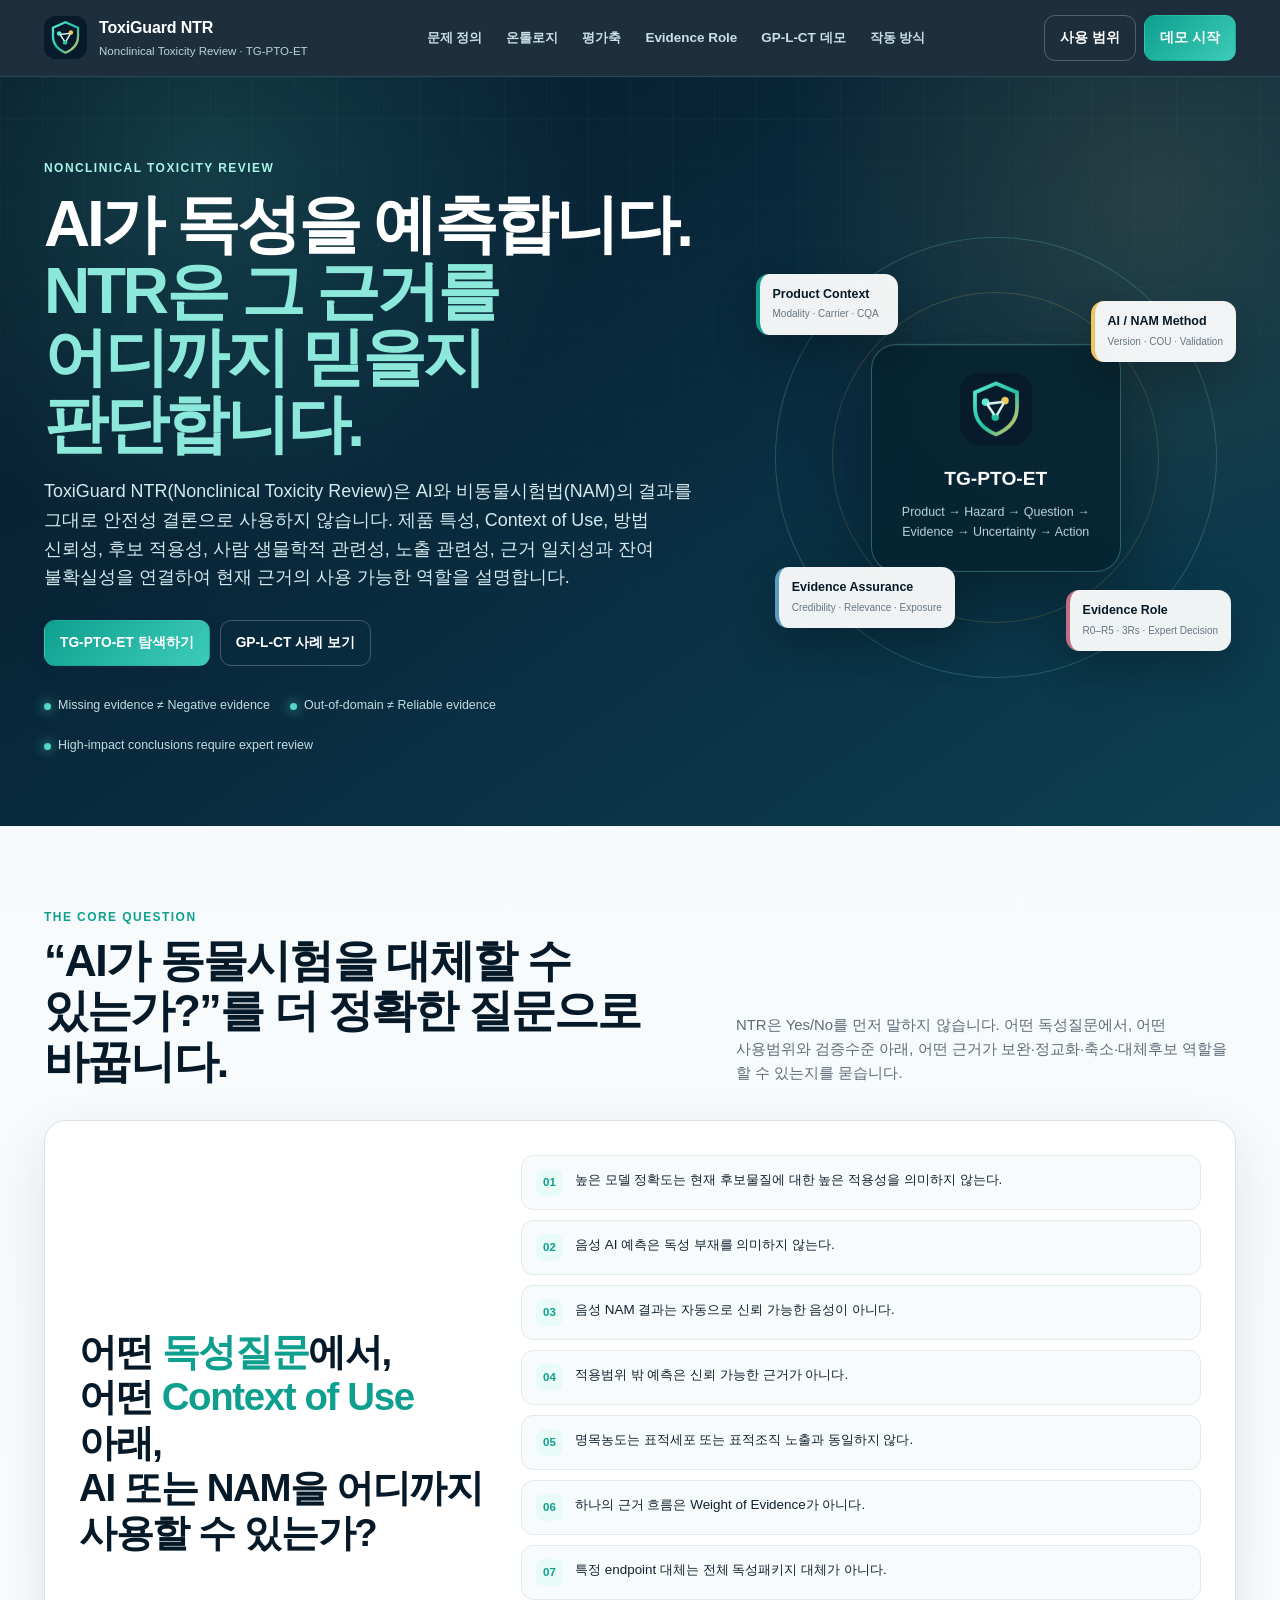
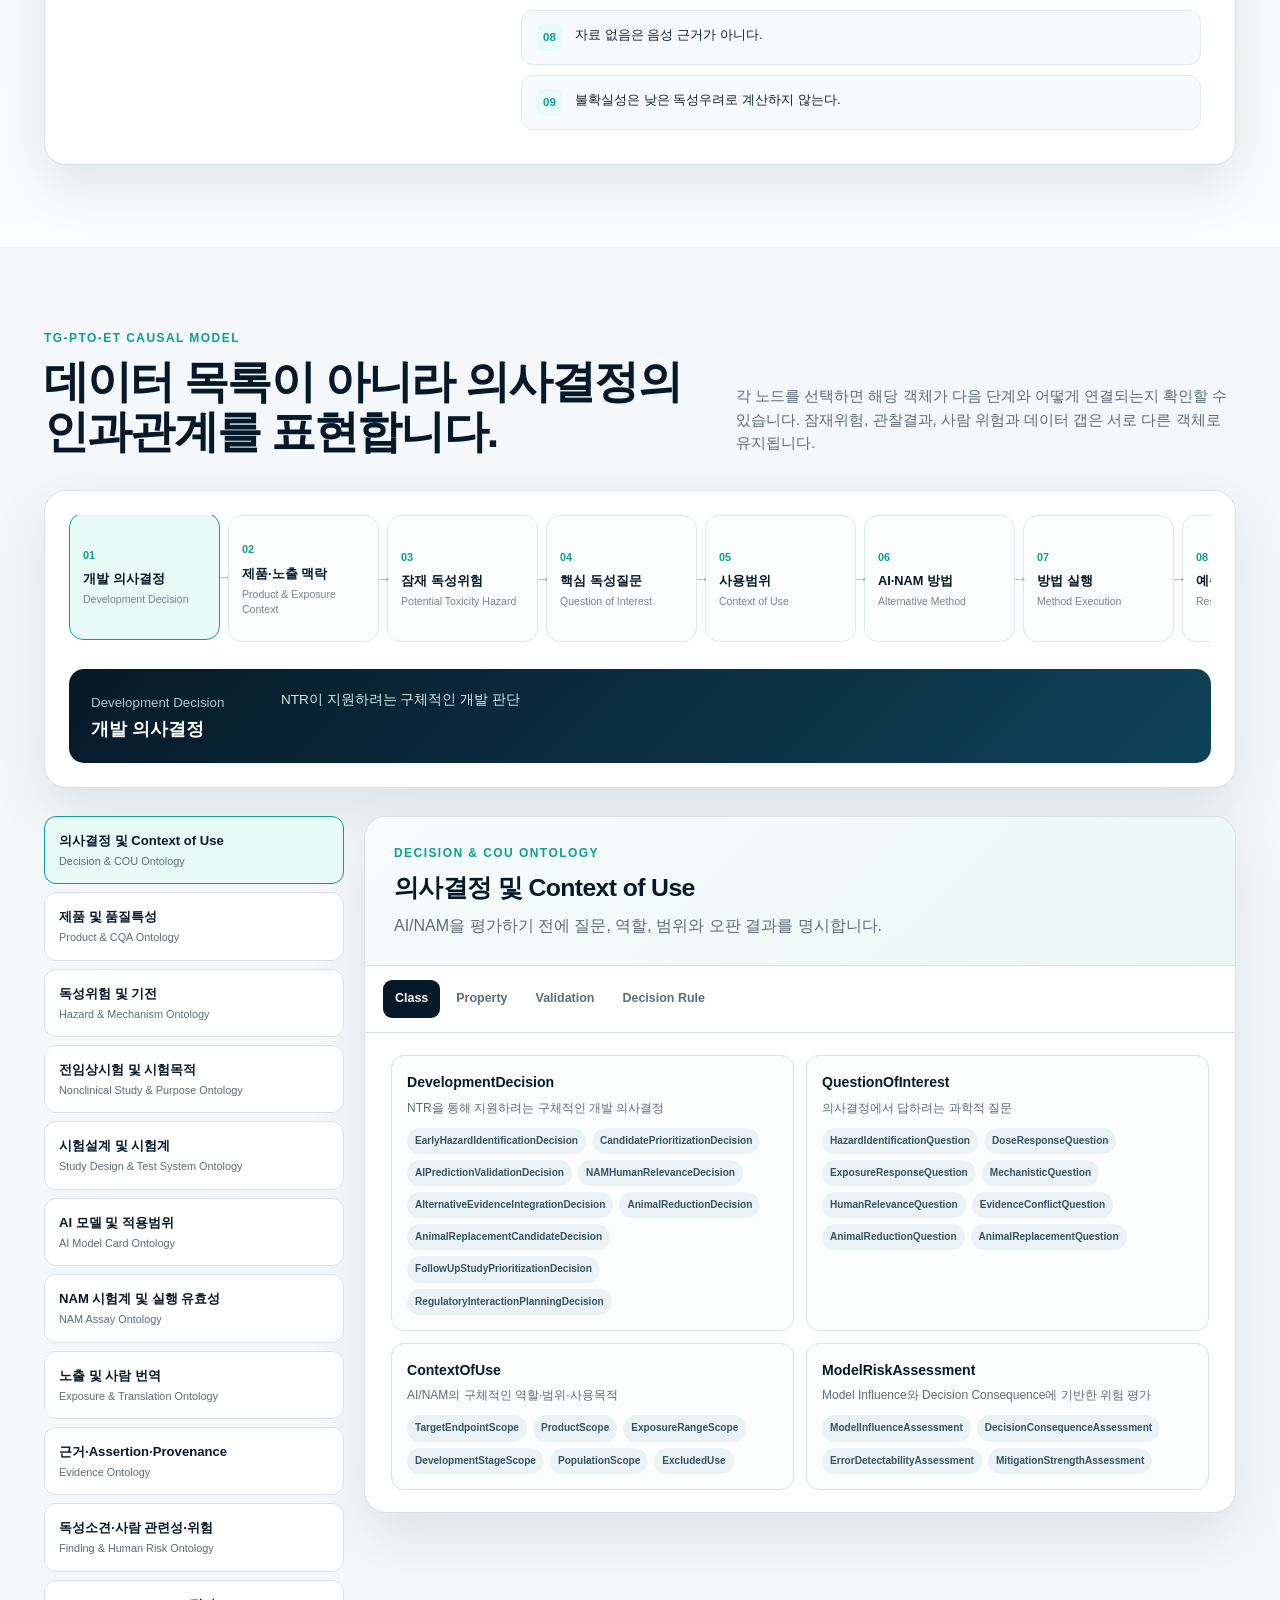
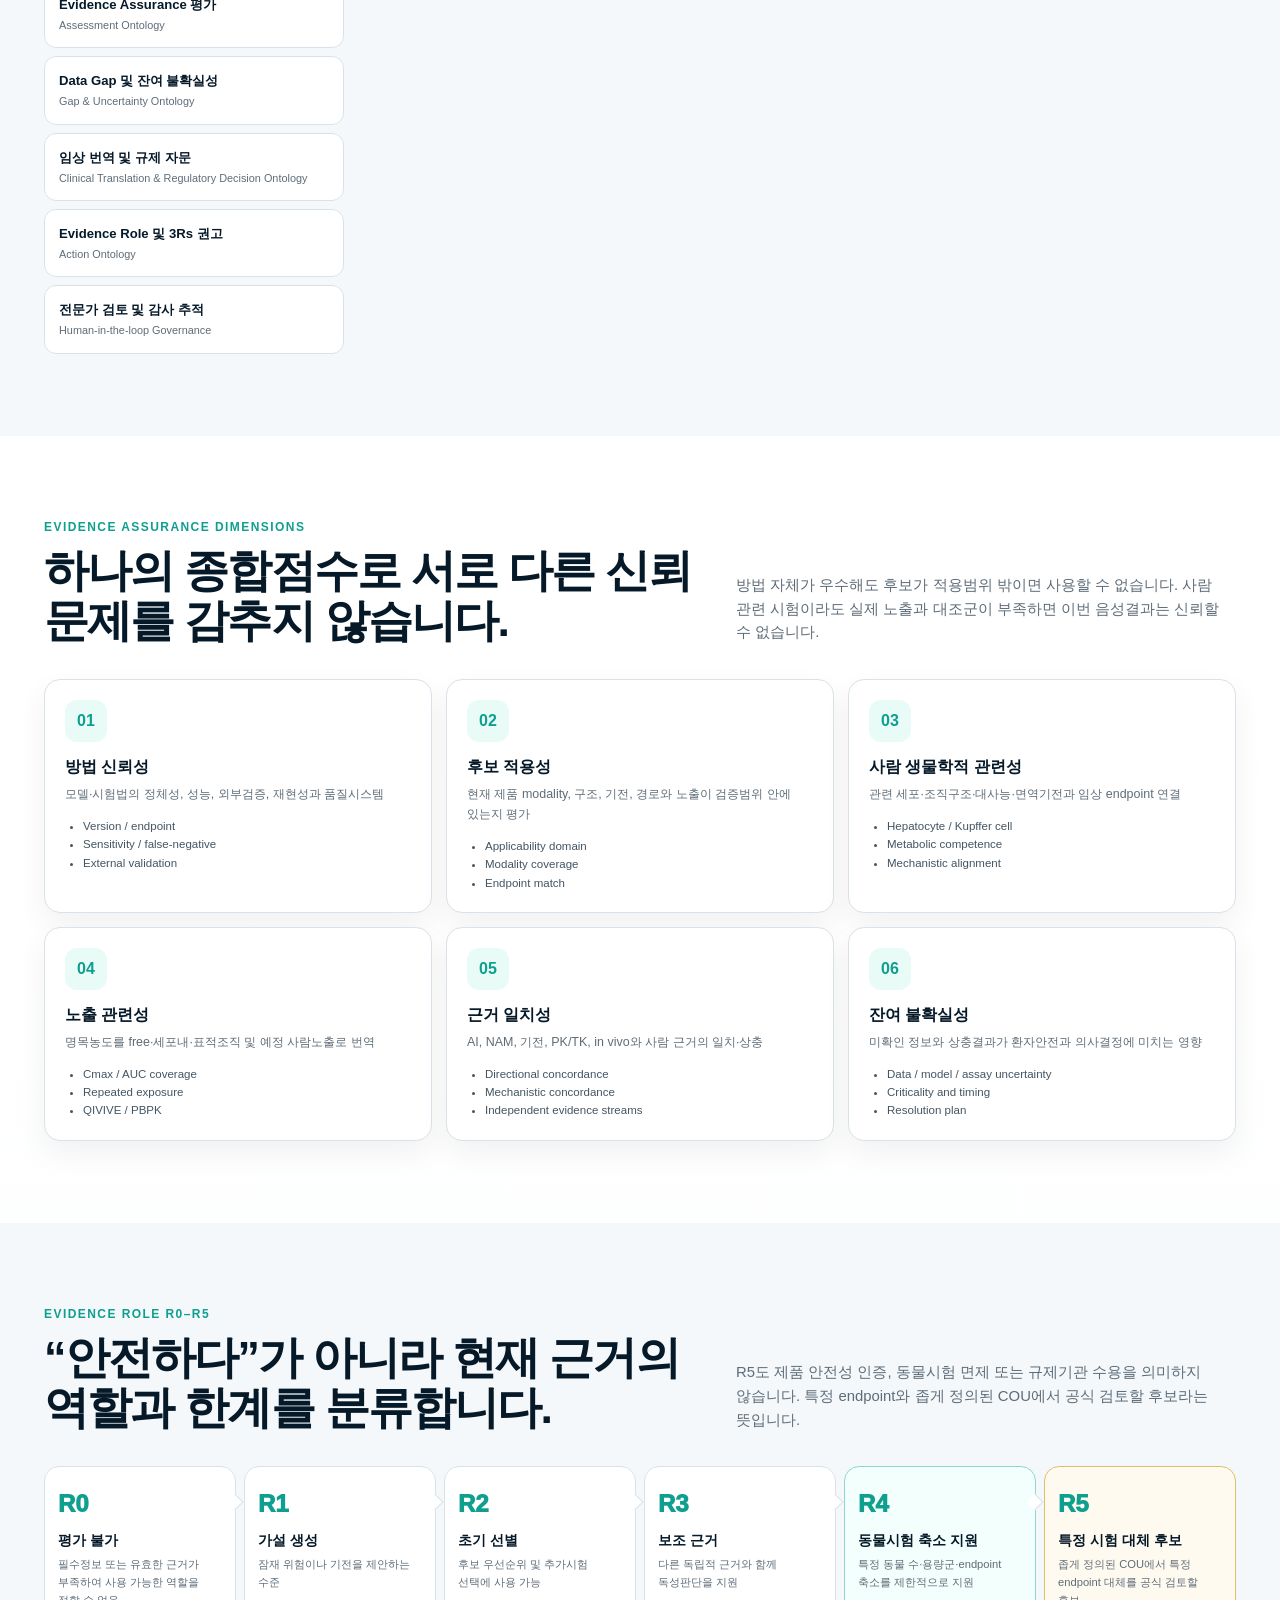
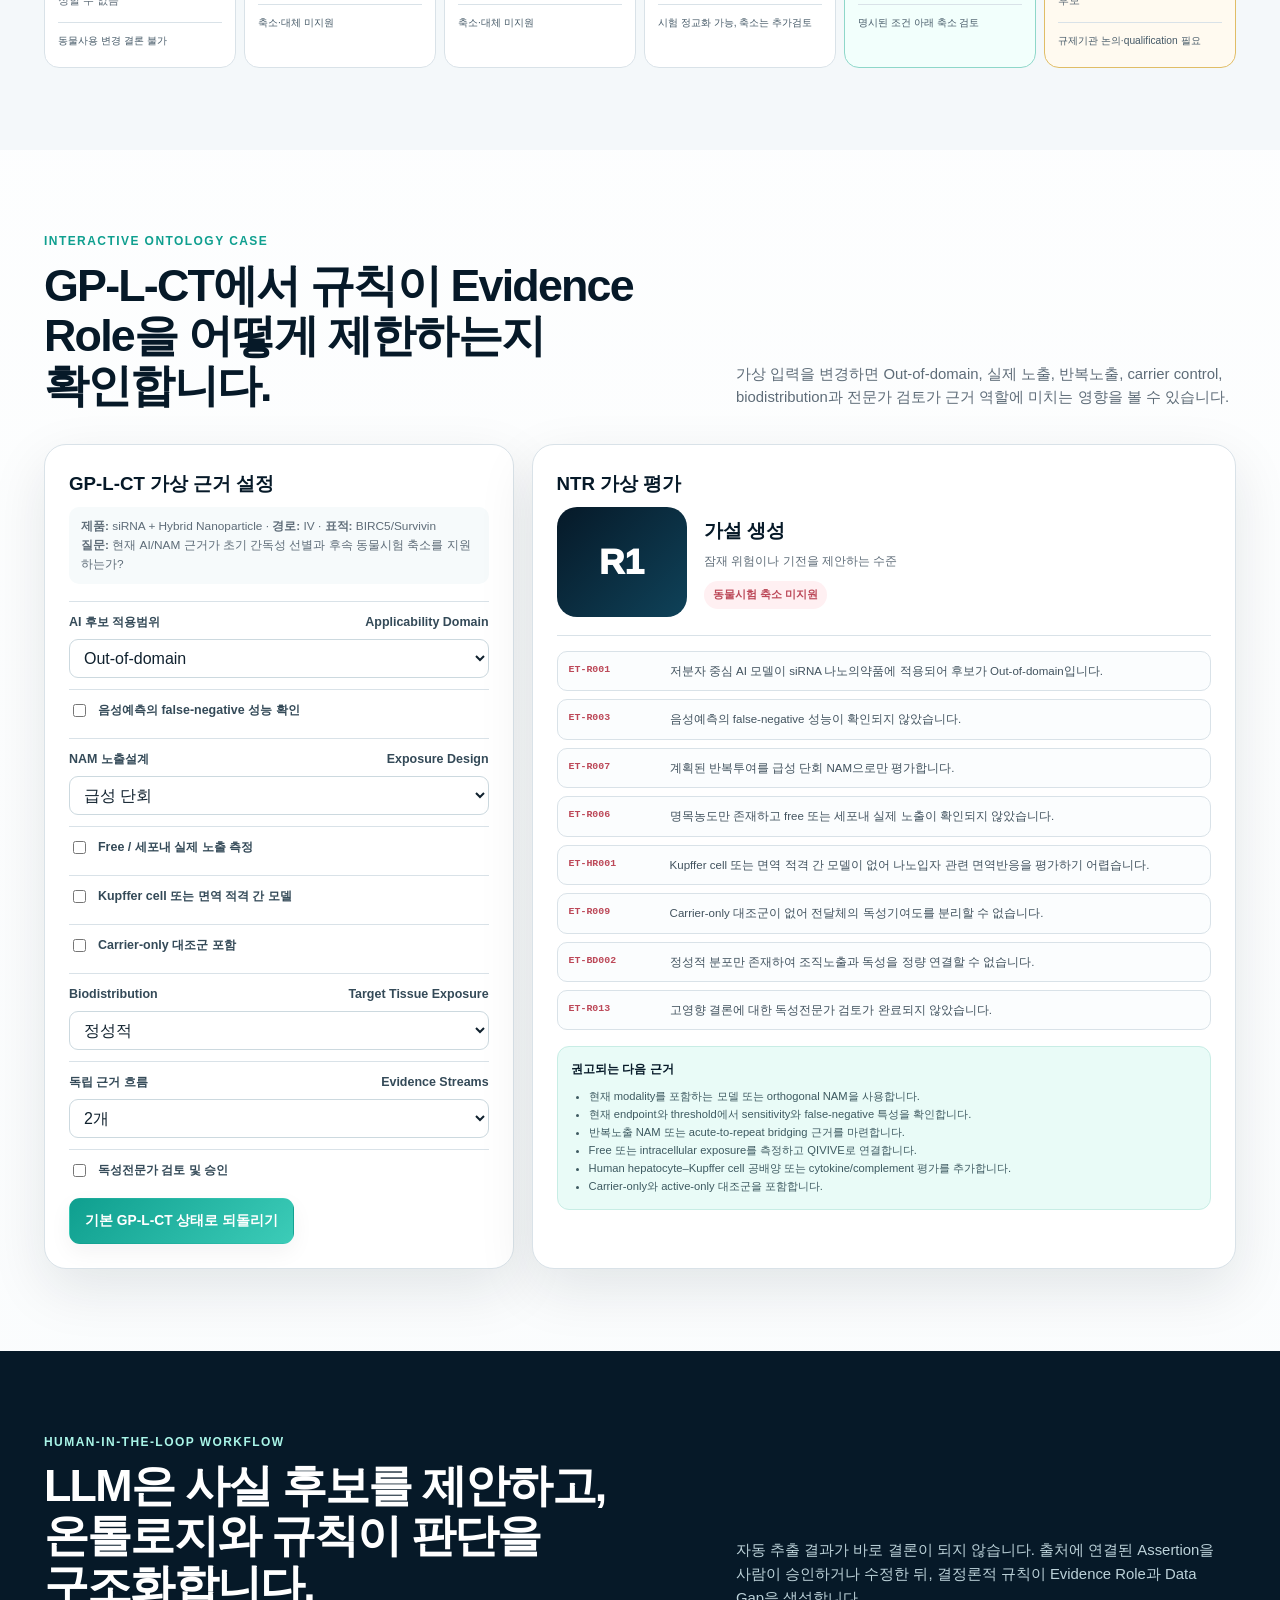
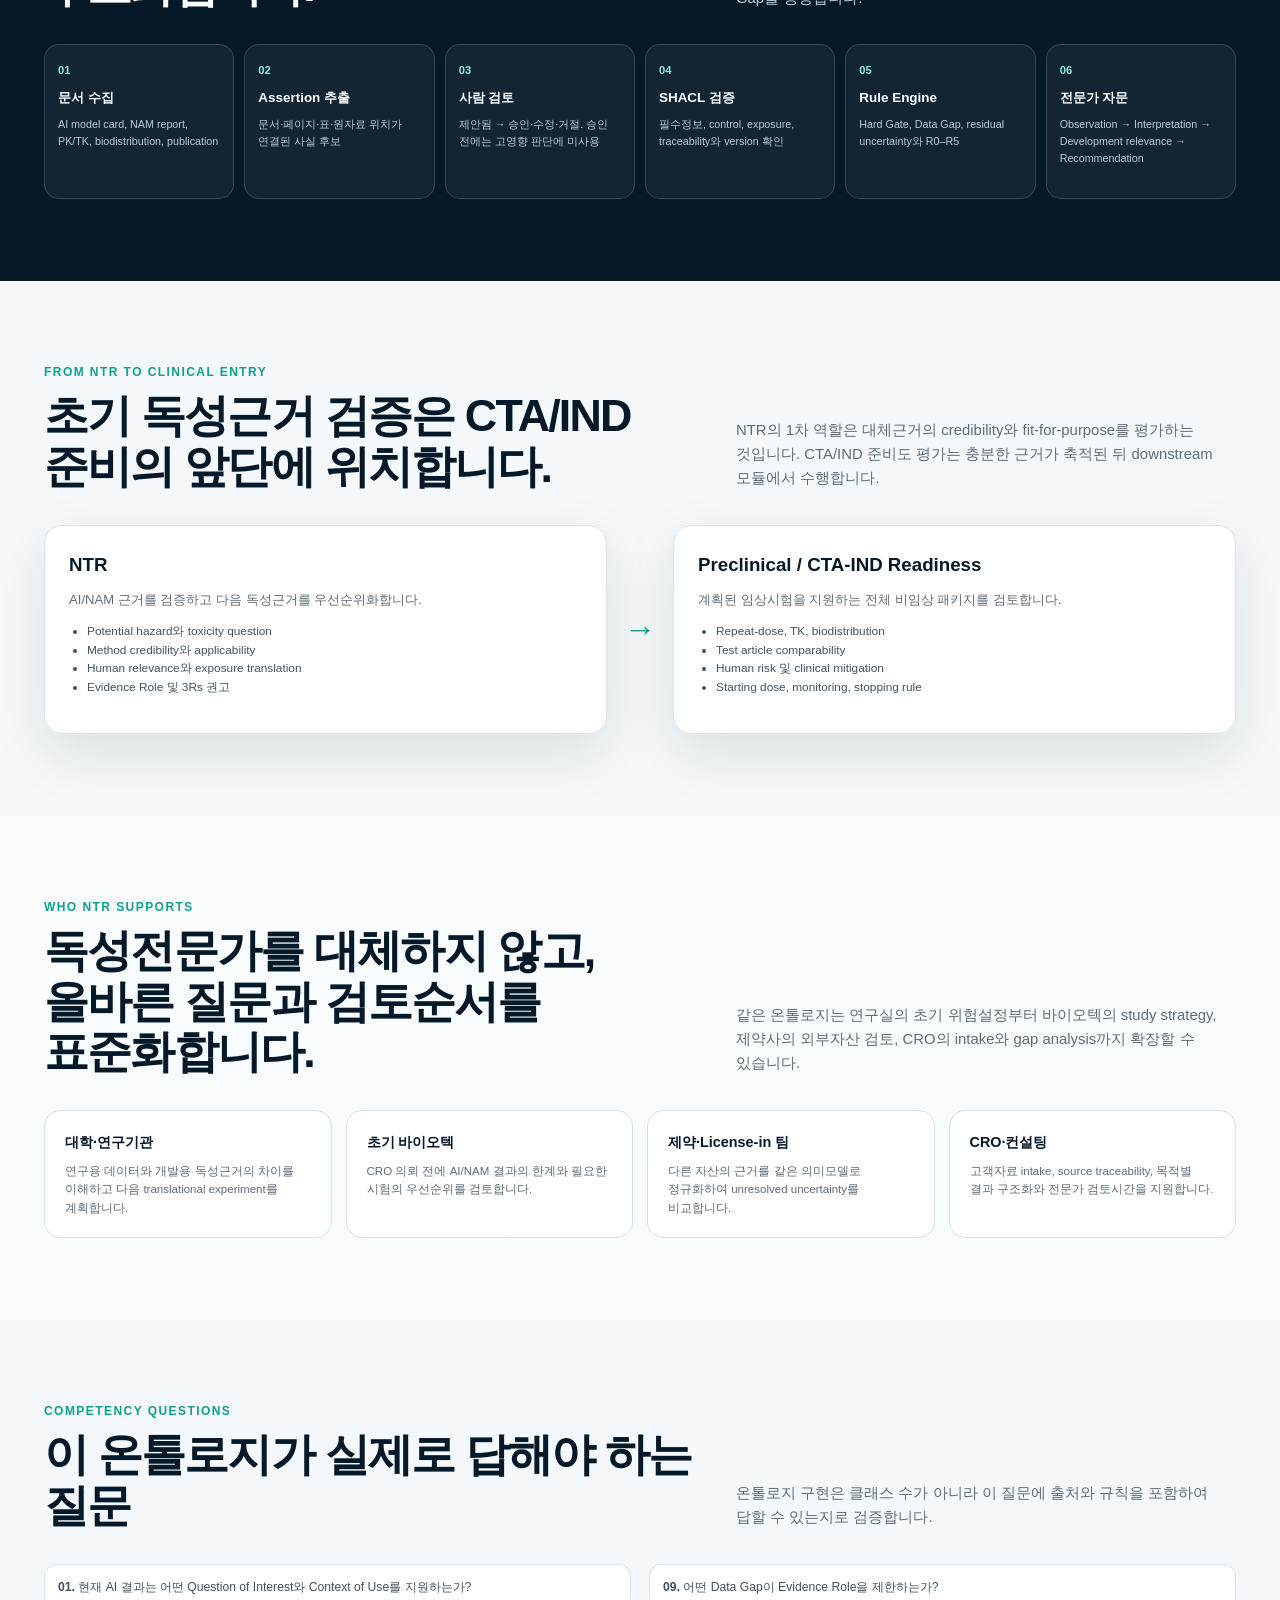
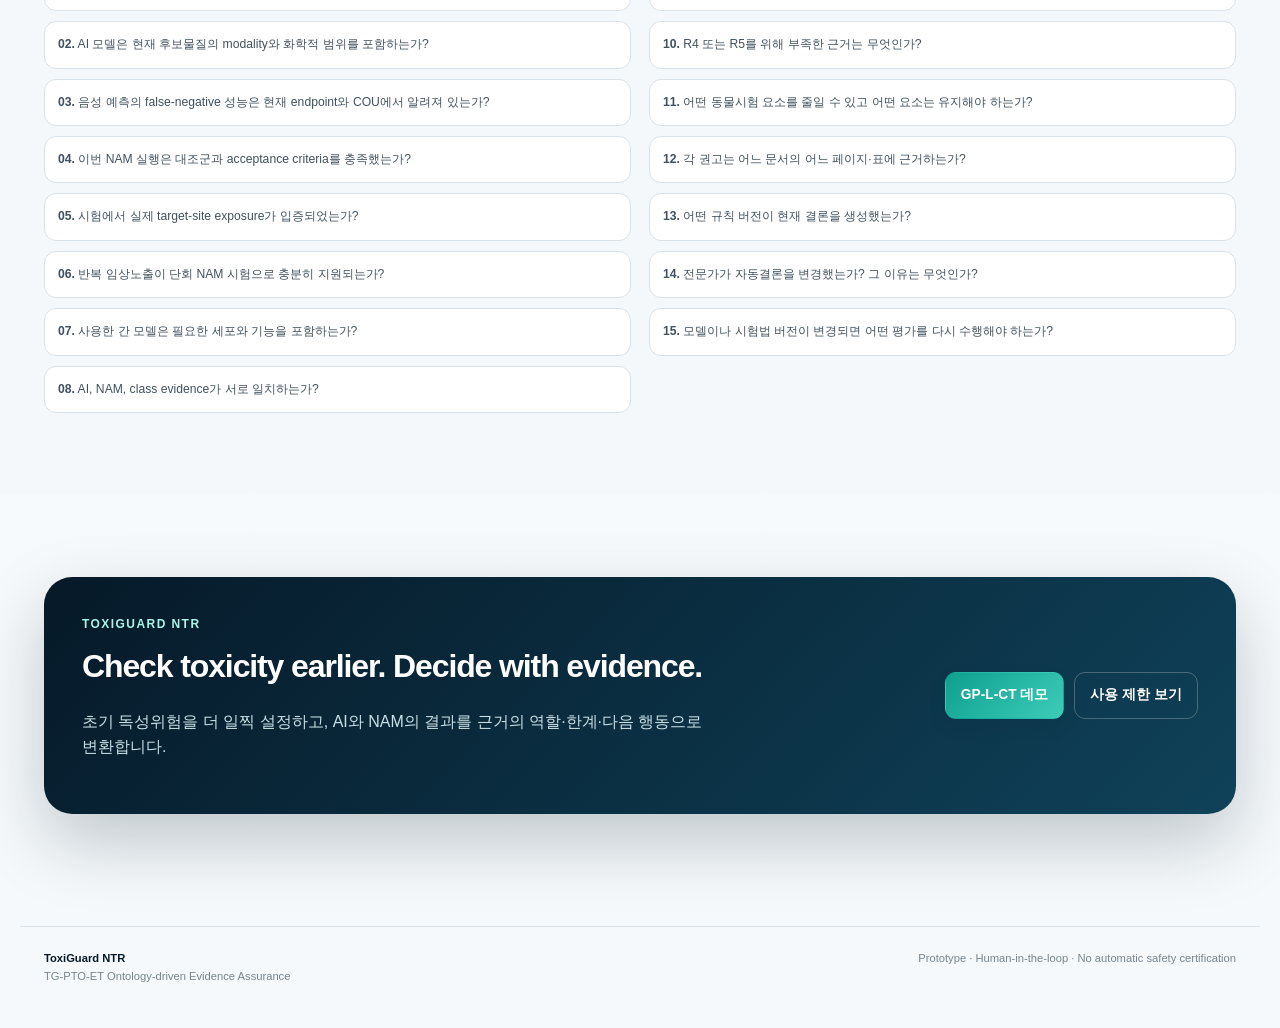
<file: site/index.html>
<!doctype html>
<html lang="ko">
<head>
  <meta charset="utf-8">
  <meta name="viewport" content="width=device-width,initial-scale=1">
  <meta name="description" content="ToxiGuard NTR — AI와 비동물시험법(NAM)의 초기 독성근거가 현재 후보물질의 개발에 어디까지 사용 가능한지 검증하는 온톨로지 기반 Evidence Assurance 플랫폼">
  <meta name="theme-color" content="#061928">
  <title>ToxiGuard NTR | TG‑PTO‑ET Ontology</title>
  <link rel="icon" href="assets/logo.svg" type="image/svg+xml">
  <link rel="stylesheet" href="styles.css">
</head>
<body>
<header class="site-header">
  <div class="container header-inner">
    <a class="brand" href="#top" aria-label="ToxiGuard NTR 홈">
      <img src="assets/logo.svg" alt="ToxiGuard NTR 로고">
      <span><strong>ToxiGuard NTR</strong><small>Nonclinical Toxicity Review · TG‑PTO‑ET</small></span>
    </a>
    <nav class="nav" id="mainNav" aria-label="주요 메뉴">
      <a href="#why">문제 정의</a>
      <a href="#ontology">온톨로지</a>
      <a href="#assurance">평가축</a>
      <a href="#roles">Evidence Role</a>
      <a href="#demo">GP‑L‑CT 데모</a>
      <a href="#workflow">작동 방식</a>
    </nav>
    <div class="header-actions">
      <button class="btn ghost" type="button" data-open-modal="disclaimerModal">사용 범위</button>
      <a class="btn primary" href="#demo">데모 시작</a>
      <button class="mobile-menu" id="mobileMenu" aria-label="메뉴 열기" aria-expanded="false">☰</button>
    </div>
  </div>
</header>

<main id="top">
  <section class="hero">
    <div class="container hero-grid">
      <div>
        <div class="eyebrow light">Nonclinical Toxicity Review</div>
        <h1>AI가 독성을 예측합니다.<br><span>NTR은 그 근거를 어디까지 믿을지 판단합니다.</span></h1>
        <p class="hero-copy">ToxiGuard NTR(Nonclinical Toxicity Review)은 AI와 비동물시험법(NAM)의 결과를 그대로 안전성 결론으로 사용하지 않습니다. 제품 특성, Context of Use, 방법 신뢰성, 후보 적용성, 사람 생물학적 관련성, 노출 관련성, 근거 일치성과 잔여 불확실성을 연결하여 현재 근거의 사용 가능한 역할을 설명합니다.</p>
        <div class="hero-actions">
          <a class="btn primary" href="#ontology">TG‑PTO‑ET 탐색하기</a>
          <a class="btn ghost" href="#demo">GP‑L‑CT 사례 보기</a>
        </div>
        <div class="hero-proof">
          <span><i></i> Missing evidence ≠ Negative evidence</span>
          <span><i></i> Out‑of‑domain ≠ Reliable evidence</span>
          <span><i></i> High‑impact conclusions require expert review</span>
        </div>
      </div>
      <div class="hero-visual" aria-label="NTR 온톨로지 연결 구조 시각화">
        <div class="orbit"></div><div class="orbit o2"></div>
        <div class="core-card"><img src="assets/logo.svg" alt=""><strong>TG‑PTO‑ET</strong><p>Product → Hazard → Question → Evidence → Uncertainty → Action</p></div>
        <div class="floating-node n1"><strong>Product Context</strong><small>Modality · Carrier · CQA</small></div>
        <div class="floating-node n2"><strong>AI / NAM Method</strong><small>Version · COU · Validation</small></div>
        <div class="floating-node n3"><strong>Evidence Assurance</strong><small>Credibility · Relevance · Exposure</small></div>
        <div class="floating-node n4"><strong>Evidence Role</strong><small>R0–R5 · 3Rs · Expert Decision</small></div>
      </div>
    </div>
  </section>

  <section class="section" id="why">
    <div class="container">
      <div class="section-heading">
        <div><div class="eyebrow">The core question</div><h2>“AI가 동물시험을 대체할 수 있는가?”를 더 정확한 질문으로 바꿉니다.</h2></div>
        <p>NTR은 Yes/No를 먼저 말하지 않습니다. 어떤 독성질문에서, 어떤 사용범위와 검증수준 아래, 어떤 근거가 보완·정교화·축소·대체후보 역할을 할 수 있는지를 묻습니다.</p>
      </div>
      <div class="question-card">
        <div class="big-question">어떤 <span>독성질문</span>에서,<br>어떤 <span>Context of Use</span> 아래,<br>AI 또는 NAM을 어디까지 사용할 수 있는가?</div>
        <div class="principle-list" id="principleList"></div>
      </div>
    </div>
  </section>

  <section class="section soft" id="ontology">
    <div class="container">
      <div class="section-heading">
        <div><div class="eyebrow">TG‑PTO‑ET causal model</div><h2>데이터 목록이 아니라 의사결정의 인과관계를 표현합니다.</h2></div>
        <p>각 노드를 선택하면 해당 객체가 다음 단계와 어떻게 연결되는지 확인할 수 있습니다. 잠재위험, 관찰결과, 사람 위험과 데이터 갭은 서로 다른 객체로 유지됩니다.</p>
      </div>
      <div class="chain-shell">
        <div class="chain-scroll"><div class="chain" id="causalChain"></div></div>
        <div class="chain-detail"><div><small id="chainDetailEn">Development Decision</small><h3 id="chainDetailTitle">개발 의사결정</h3></div><p id="chainDetailText">NTR이 지원하려는 구체적인 개발 판단</p></div>
      </div>

      <div style="height:28px"></div>
      <div class="module-layout">
        <aside class="module-list" id="moduleList" aria-label="온톨로지 모듈"></aside>
        <section class="module-panel" aria-live="polite">
          <div class="module-hero"><div class="eyebrow" id="moduleSubtitle">Decision & COU Ontology</div><h3 id="moduleTitle">의사결정 및 Context of Use</h3><p id="moduleSummary"></p></div>
          <div class="tabs" role="tablist">
            <button class="tab-button active" data-tab="classes" role="tab">Class</button>
            <button class="tab-button" data-tab="properties" role="tab">Property</button>
            <button class="tab-button" data-tab="validation" role="tab">Validation</button>
            <button class="tab-button" data-tab="rules" role="tab">Decision Rule</button>
          </div>
          <div class="tab-panel" id="moduleContent"></div>
        </section>
      </div>
    </div>
  </section>

  <section class="section" id="assurance">
    <div class="container">
      <div class="section-heading">
        <div><div class="eyebrow">Evidence assurance dimensions</div><h2>하나의 종합점수로 서로 다른 신뢰 문제를 감추지 않습니다.</h2></div>
        <p>방법 자체가 우수해도 후보가 적용범위 밖이면 사용할 수 없습니다. 사람 관련 시험이라도 실제 노출과 대조군이 부족하면 이번 음성결과는 신뢰할 수 없습니다.</p>
      </div>
      <div class="dimension-grid">
        <article class="dimension"><div class="icon">01</div><h3>방법 신뢰성</h3><p>모델·시험법의 정체성, 성능, 외부검증, 재현성과 품질시스템</p><ul><li>Version / endpoint</li><li>Sensitivity / false-negative</li><li>External validation</li></ul></article>
        <article class="dimension"><div class="icon">02</div><h3>후보 적용성</h3><p>현재 제품 modality, 구조, 기전, 경로와 노출이 검증범위 안에 있는지 평가</p><ul><li>Applicability domain</li><li>Modality coverage</li><li>Endpoint match</li></ul></article>
        <article class="dimension"><div class="icon">03</div><h3>사람 생물학적 관련성</h3><p>관련 세포·조직구조·대사능·면역기전과 임상 endpoint 연결</p><ul><li>Hepatocyte / Kupffer cell</li><li>Metabolic competence</li><li>Mechanistic alignment</li></ul></article>
        <article class="dimension"><div class="icon">04</div><h3>노출 관련성</h3><p>명목농도를 free·세포내·표적조직 및 예정 사람노출로 번역</p><ul><li>Cmax / AUC coverage</li><li>Repeated exposure</li><li>QIVIVE / PBPK</li></ul></article>
        <article class="dimension"><div class="icon">05</div><h3>근거 일치성</h3><p>AI, NAM, 기전, PK/TK, in vivo와 사람 근거의 일치·상충</p><ul><li>Directional concordance</li><li>Mechanistic concordance</li><li>Independent evidence streams</li></ul></article>
        <article class="dimension"><div class="icon">06</div><h3>잔여 불확실성</h3><p>미확인 정보와 상충결과가 환자안전과 의사결정에 미치는 영향</p><ul><li>Data / model / assay uncertainty</li><li>Criticality and timing</li><li>Resolution plan</li></ul></article>
      </div>
    </div>
  </section>

  <section class="section soft" id="roles">
    <div class="container">
      <div class="section-heading"><div><div class="eyebrow">Evidence Role R0–R5</div><h2>“안전하다”가 아니라 현재 근거의 역할과 한계를 분류합니다.</h2></div><p>R5도 제품 안전성 인증, 동물시험 면제 또는 규제기관 수용을 의미하지 않습니다. 특정 endpoint와 좁게 정의된 COU에서 공식 검토할 후보라는 뜻입니다.</p></div>
      <div class="role-track" id="roleTrack"></div>
    </div>
  </section>

  <section class="section" id="demo">
    <div class="container">
      <div class="section-heading"><div><div class="eyebrow">Interactive ontology case</div><h2>GP‑L‑CT에서 규칙이 Evidence Role을 어떻게 제한하는지 확인합니다.</h2></div><p>가상 입력을 변경하면 Out‑of‑domain, 실제 노출, 반복노출, carrier control, biodistribution과 전문가 검토가 근거 역할에 미치는 영향을 볼 수 있습니다.</p></div>
      <div class="demo-shell">
        <form class="demo-controls" id="demoForm">
          <h3>GP‑L‑CT 가상 근거 설정</h3>
          <div class="case-meta"><strong>제품:</strong> siRNA + Hybrid Nanoparticle · <strong>경로:</strong> IV · <strong>표적:</strong> BIRC5/Survivin<br><strong>질문:</strong> 현재 AI/NAM 근거가 초기 간독성 선별과 후속 동물시험 축소를 지원하는가?</div>
          <div class="control"><label for="aiDomain">AI 후보 적용범위 <span>Applicability Domain</span></label><select id="aiDomain"><option value="out">Out‑of‑domain</option><option value="border">Borderline</option><option value="in">In‑domain</option></select></div>
          <div class="control"><label class="checkbox"><input type="checkbox" id="falseNegativeKnown"> 음성예측의 false-negative 성능 확인</label></div>
          <div class="control"><label for="namExposure">NAM 노출설계 <span>Exposure Design</span></label><select id="namExposure"><option value="single">급성 단회</option><option value="repeat">반복노출</option></select></div>
          <div class="control"><label class="checkbox"><input type="checkbox" id="measuredExposure"> Free / 세포내 실제 노출 측정</label></div>
          <div class="control"><label class="checkbox"><input type="checkbox" id="kupffer"> Kupffer cell 또는 면역 적격 간 모델</label></div>
          <div class="control"><label class="checkbox"><input type="checkbox" id="carrierControl"> Carrier‑only 대조군 포함</label></div>
          <div class="control"><label for="biodistribution">Biodistribution <span>Target Tissue Exposure</span></label><select id="biodistribution"><option value="missing">없음</option><option value="qualitative">정성적</option><option value="quantitative">정량적</option></select></div>
          <div class="control"><label for="independentStreams">독립 근거 흐름 <span>Evidence Streams</span></label><select id="independentStreams"><option value="1">1개</option><option value="2">2개</option><option value="3">3개 이상</option></select></div>
          <div class="control"><label class="checkbox"><input type="checkbox" id="expertReviewed"> 독성전문가 검토 및 승인</label></div>
          <button class="btn primary" type="button" id="resetDemo">기본 GP‑L‑CT 상태로 되돌리기</button>
        </form>
        <section class="demo-result" aria-live="polite">
          <h3>NTR 가상 평가</h3>
          <div class="result-top"><div class="result-role" id="demoRoleCode">R1</div><div class="result-summary"><strong id="demoRoleName">가설 생성</strong><p id="demoRoleDescription">현재 근거는 잠재 위험과 다음 시험을 제안하는 수준입니다.</p><span class="result-status" id="demoAnimalStatus">동물시험 축소 미지원</span></div></div>
          <div class="gap-stack" id="demoGaps"></div>
          <div class="next-evidence"><strong>권고되는 다음 근거</strong><ul id="demoRecommendations"></ul></div>
        </section>
      </div>
    </div>
  </section>

  <section class="section dark" id="workflow">
    <div class="container">
      <div class="section-heading"><div><div class="eyebrow light">Human-in-the-loop workflow</div><h2>LLM은 사실 후보를 제안하고, 온톨로지와 규칙이 판단을 구조화합니다.</h2></div><p>자동 추출 결과가 바로 결론이 되지 않습니다. 출처에 연결된 Assertion을 사람이 승인하거나 수정한 뒤, 결정론적 규칙이 Evidence Role과 Data Gap을 생성합니다.</p></div>
      <div class="workflow">
        <div class="workflow-step"><b>01</b><strong>문서 수집</strong><p>AI model card, NAM report, PK/TK, biodistribution, publication</p></div>
        <div class="workflow-step"><b>02</b><strong>Assertion 추출</strong><p>문서·페이지·표·원자료 위치가 연결된 사실 후보</p></div>
        <div class="workflow-step"><b>03</b><strong>사람 검토</strong><p>제안됨 → 승인·수정·거절. 승인 전에는 고영향 판단에 미사용</p></div>
        <div class="workflow-step"><b>04</b><strong>SHACL 검증</strong><p>필수정보, control, exposure, traceability와 version 확인</p></div>
        <div class="workflow-step"><b>05</b><strong>Rule Engine</strong><p>Hard Gate, Data Gap, residual uncertainty와 R0–R5</p></div>
        <div class="workflow-step"><b>06</b><strong>전문가 자문</strong><p>Observation → Interpretation → Development relevance → Recommendation</p></div>
      </div>
    </div>
  </section>

  <section class="section soft" id="downstream">
    <div class="container">
      <div class="section-heading"><div><div class="eyebrow">From NTR to clinical entry</div><h2>초기 독성근거 검증은 CTA/IND 준비의 앞단에 위치합니다.</h2></div><p>NTR의 1차 역할은 대체근거의 credibility와 fit‑for‑purpose를 평가하는 것입니다. CTA/IND 준비도 평가는 충분한 근거가 축적된 뒤 downstream 모듈에서 수행합니다.</p></div>
      <div class="downstream">
        <div class="down-card"><h3>NTR</h3><p>AI/NAM 근거를 검증하고 다음 독성근거를 우선순위화합니다.</p><ul><li>Potential hazard와 toxicity question</li><li>Method credibility와 applicability</li><li>Human relevance와 exposure translation</li><li>Evidence Role 및 3Rs 권고</li></ul></div>
        <div class="down-arrow">→</div>
        <div class="down-card"><h3>Preclinical / CTA‑IND Readiness</h3><p>계획된 임상시험을 지원하는 전체 비임상 패키지를 검토합니다.</p><ul><li>Repeat‑dose, TK, biodistribution</li><li>Test article comparability</li><li>Human risk 및 clinical mitigation</li><li>Starting dose, monitoring, stopping rule</li></ul></div>
      </div>
    </div>
  </section>

  <section class="section" id="users">
    <div class="container">
      <div class="section-heading"><div><div class="eyebrow">Who NTR supports</div><h2>독성전문가를 대체하지 않고, 올바른 질문과 검토순서를 표준화합니다.</h2></div><p>같은 온톨로지는 연구실의 초기 위험설정부터 바이오텍의 study strategy, 제약사의 외부자산 검토, CRO의 intake와 gap analysis까지 확장할 수 있습니다.</p></div>
      <div class="user-grid">
        <article class="user-card"><h3>대학·연구기관</h3><p>연구용 데이터와 개발용 독성근거의 차이를 이해하고 다음 translational experiment를 계획합니다.</p></article>
        <article class="user-card"><h3>초기 바이오텍</h3><p>CRO 의뢰 전에 AI/NAM 결과의 한계와 필요한 시험의 우선순위를 검토합니다.</p></article>
        <article class="user-card"><h3>제약·License‑in 팀</h3><p>다른 자산의 근거를 같은 의미모델로 정규화하여 unresolved uncertainty를 비교합니다.</p></article>
        <article class="user-card"><h3>CRO·컨설팅</h3><p>고객자료 intake, source traceability, 목적별 결과 구조화와 전문가 검토시간을 지원합니다.</p></article>
      </div>
    </div>
  </section>

  <section class="section soft" id="questions">
    <div class="container">
      <div class="section-heading"><div><div class="eyebrow">Competency questions</div><h2>이 온톨로지가 실제로 답해야 하는 질문</h2></div><p>온톨로지 구현은 클래스 수가 아니라 이 질문에 출처와 규칙을 포함하여 답할 수 있는지로 검증합니다.</p></div>
      <div class="cq-grid" id="competencyQuestions"></div>
    </div>
  </section>

  <section class="section" id="contact">
    <div class="container">
      <div class="contact-card">
        <div><div class="eyebrow light">ToxiGuard NTR</div><h2>Check toxicity earlier. Decide with evidence.</h2><p>초기 독성위험을 더 일찍 설정하고, AI와 NAM의 결과를 근거의 역할·한계·다음 행동으로 변환합니다.</p></div>
        <div class="contact-actions"><a class="btn primary" href="#demo">GP‑L‑CT 데모</a><button class="btn ghost" type="button" data-open-modal="disclaimerModal">사용 제한 보기</button></div>
      </div>
    </div>
  </section>
</main>

<footer class="footer"><div class="container footer-inner"><div><strong>ToxiGuard NTR</strong><br>TG‑PTO‑ET Ontology‑driven Evidence Assurance</div><div>Prototype · Human‑in‑the‑loop · No automatic safety certification</div></div></footer>

<div class="modal" id="disclaimerModal" role="dialog" aria-modal="true" aria-labelledby="disclaimerTitle">
  <div class="modal-card">
    <div class="modal-head"><h3 id="disclaimerTitle">제품 사용 범위와 제한</h3><button class="close" type="button" data-close-modal aria-label="닫기">×</button></div>
    <div class="modal-body">
      <div class="disclaimer"><strong>NTR은 제품 안전성을 인증하거나 동물시험 면제·CTA/IND 승인·규제기관 수용을 보장하지 않습니다.</strong> 자동화된 결과는 초기 연구와 개발 의사결정 지원을 위한 prototype입니다.</div>
      <p>NTR의 핵심 출력은 “안전/위험” 단정이 아니라 다음입니다.</p>
      <ul><li>현재 근거가 답할 수 있는 독성질문</li><li>방법과 실행의 신뢰조건</li><li>후보물질·사람 생물학·노출 관련성</li><li>미해결 Data Gap과 잔여 불확실성</li><li>Evidence Role R0–R5와 다음 근거</li><li>전문가 검토 및 audit trail</li></ul>
      <p><strong>R5 Replacement Candidate</strong>도 좁게 정의된 Context of Use에서 특정 endpoint를 공식 검토할 후보라는 의미이며, 전체 전임상 독성패키지 대체를 뜻하지 않습니다.</p>
    </div>
  </div>
</div>

<script src="data/ontology-data.js"></script>
<script src="data/gp-l-ct-data.js"></script>
<script src="app.js"></script>
</body>
</html>
</file>
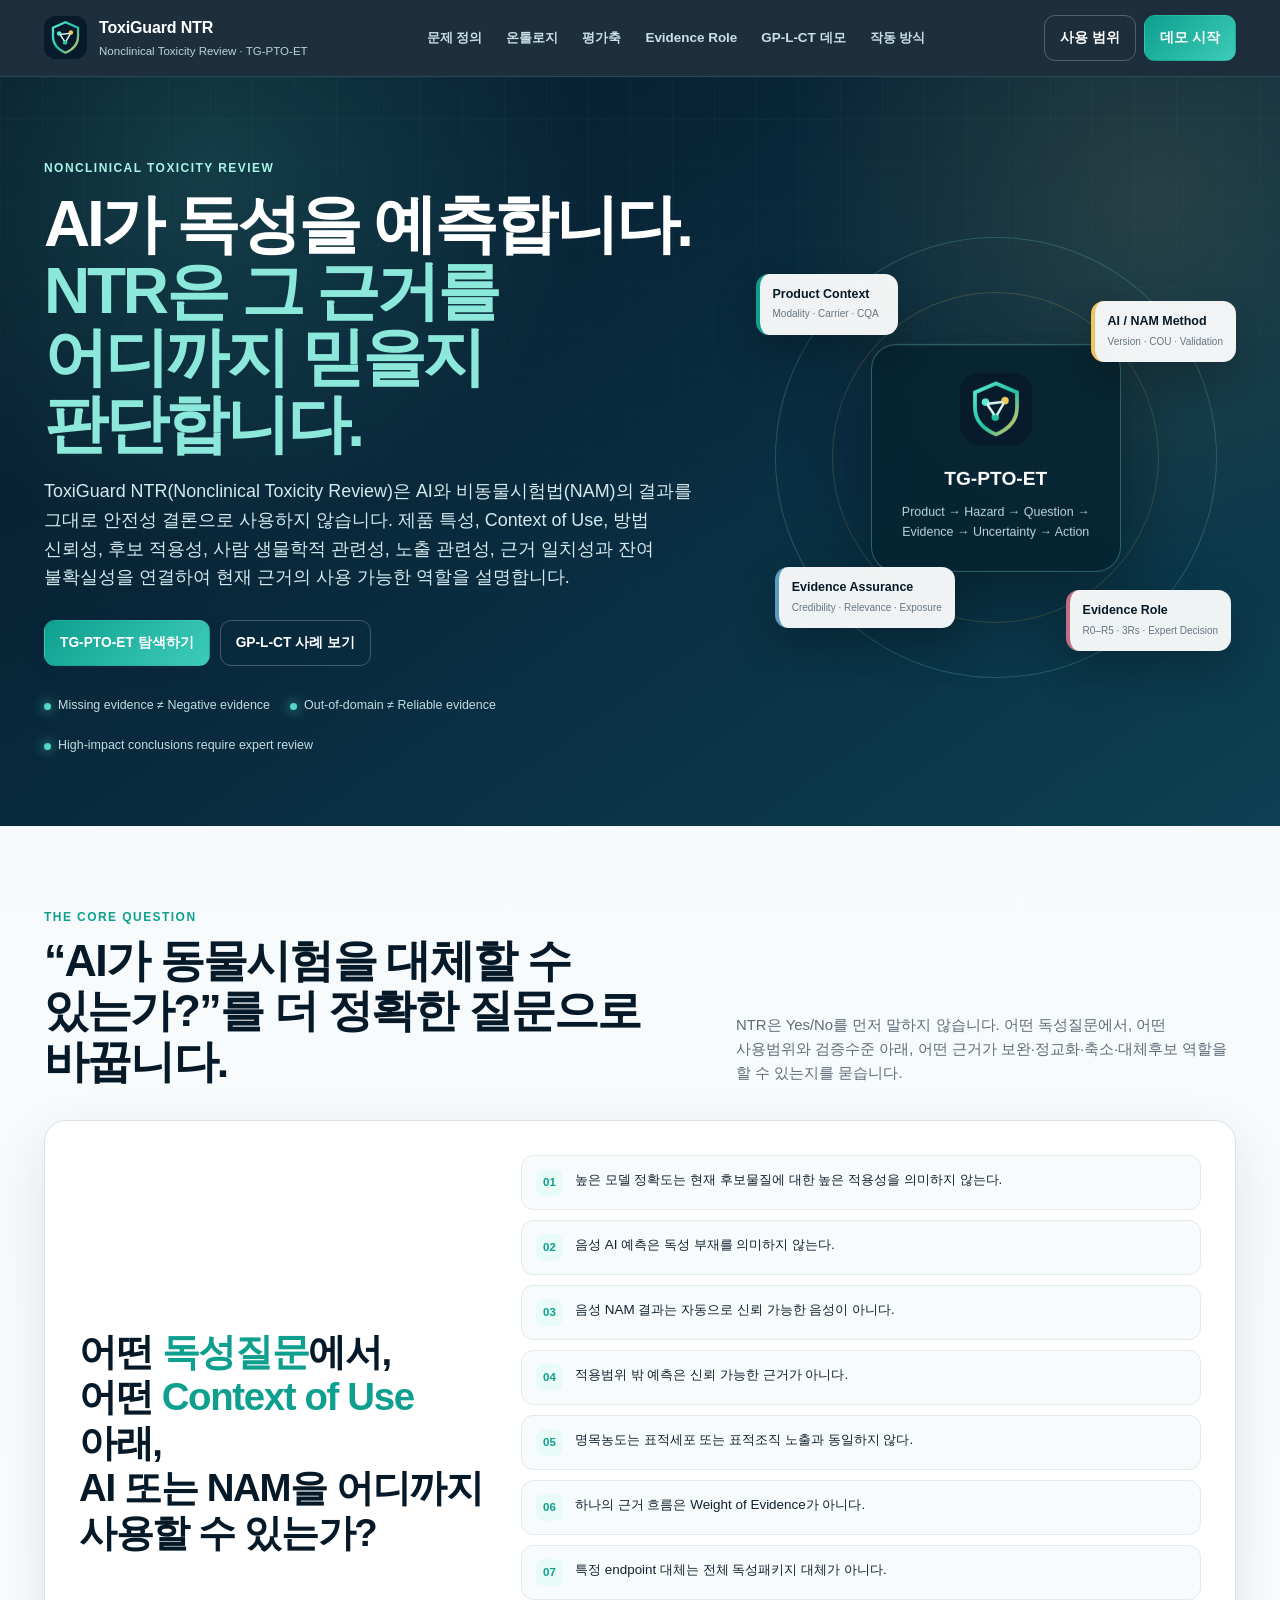
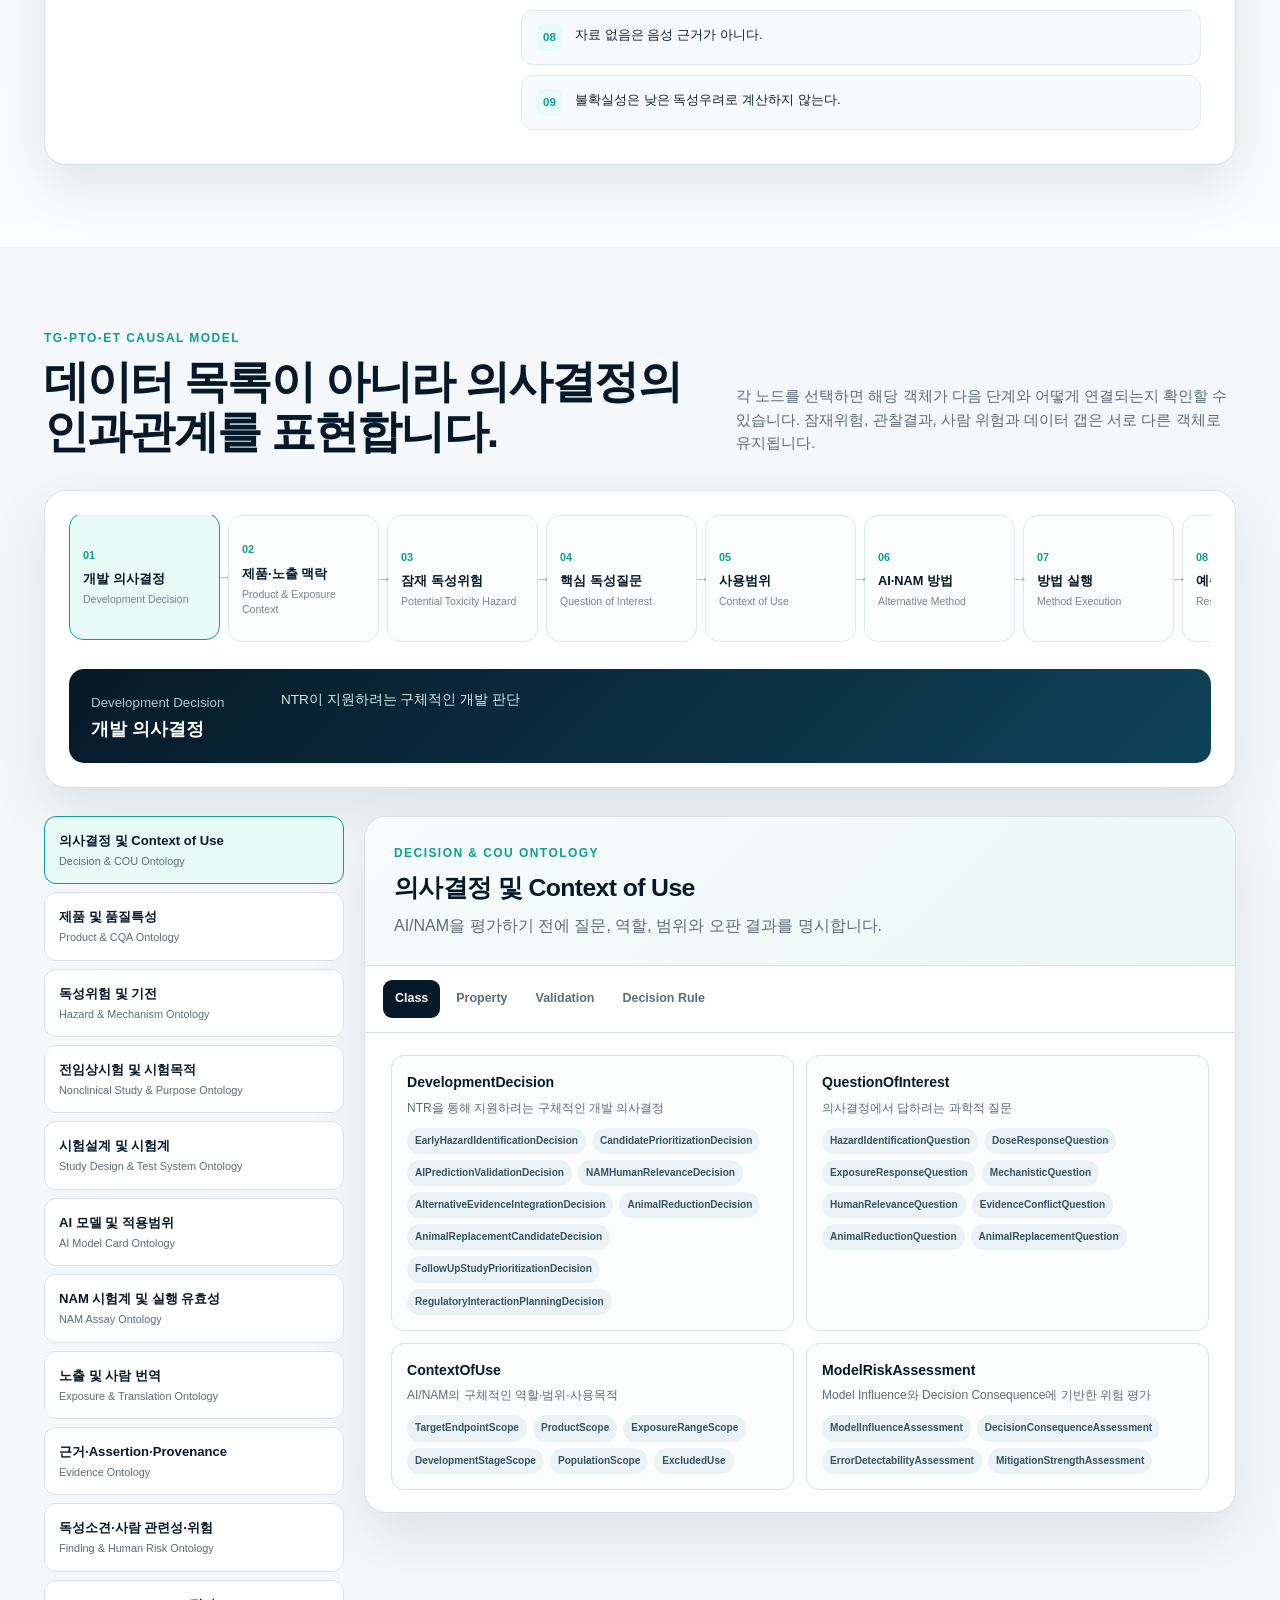
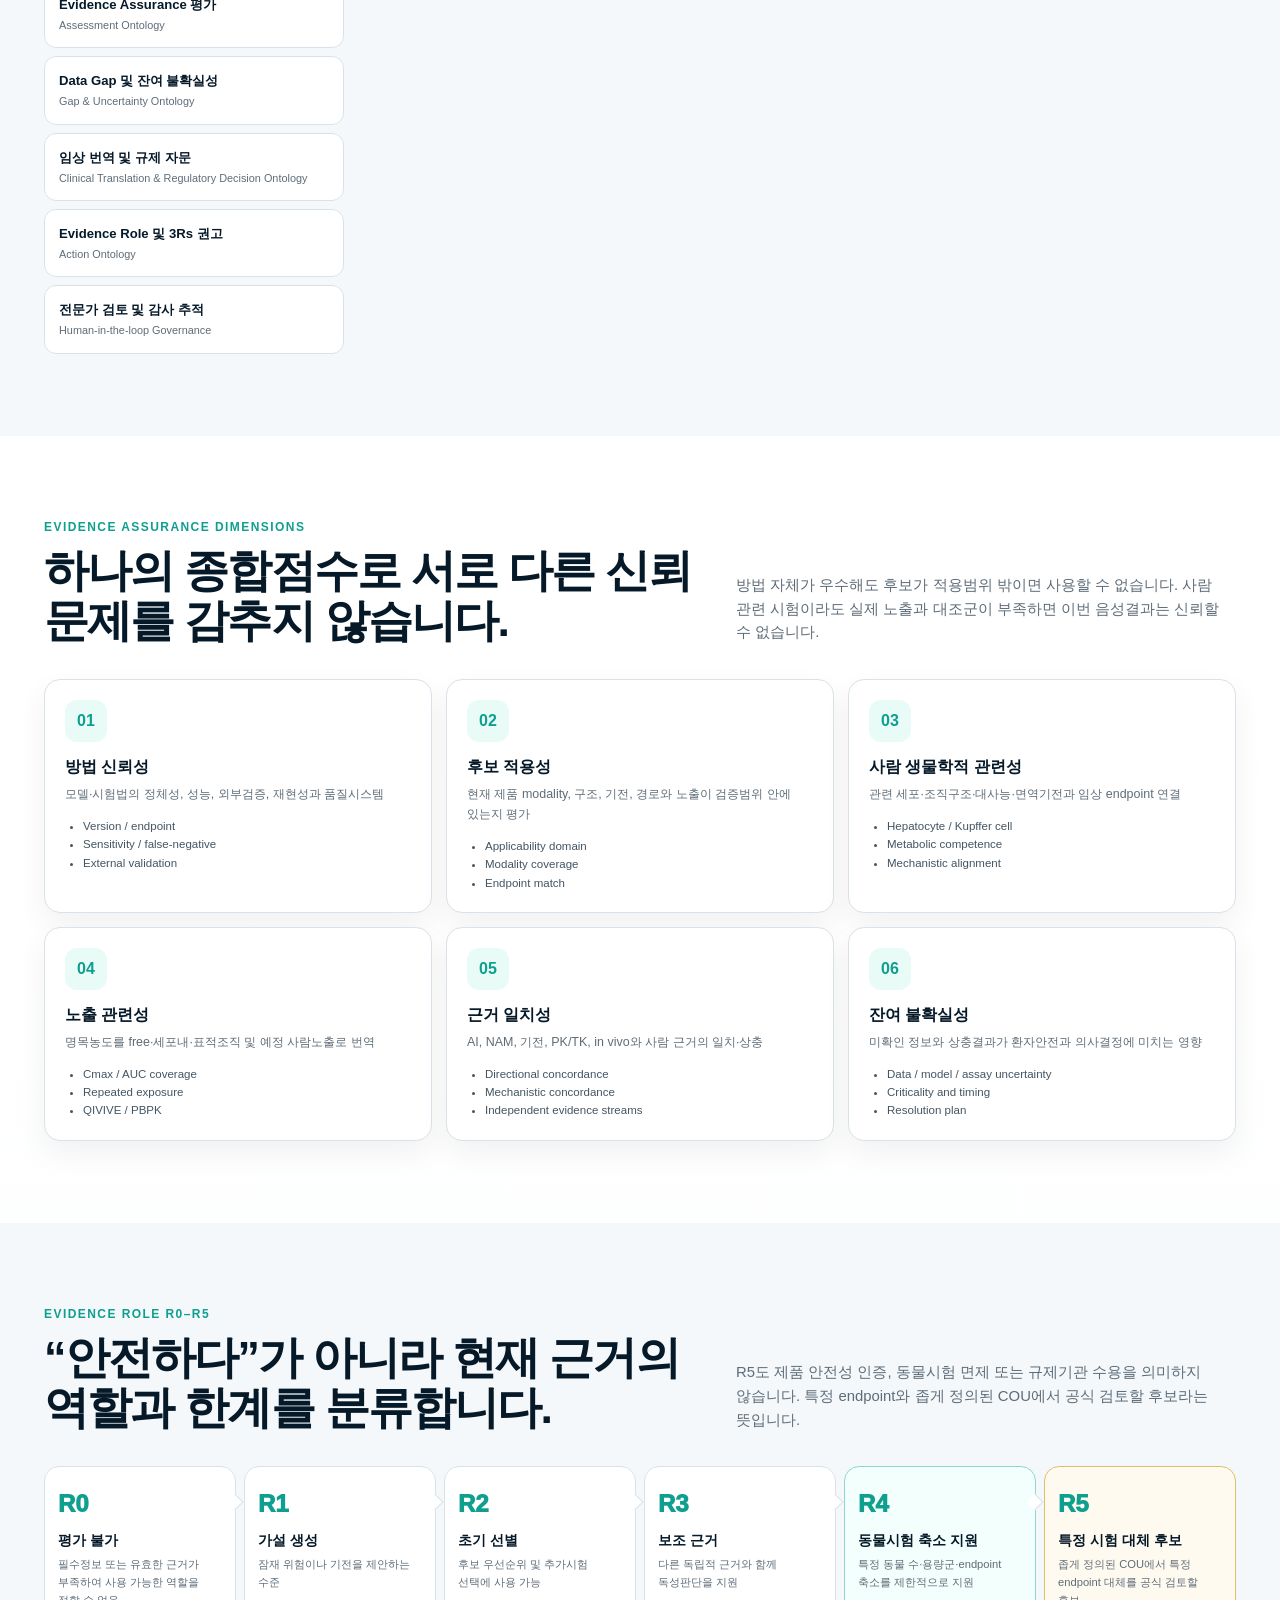
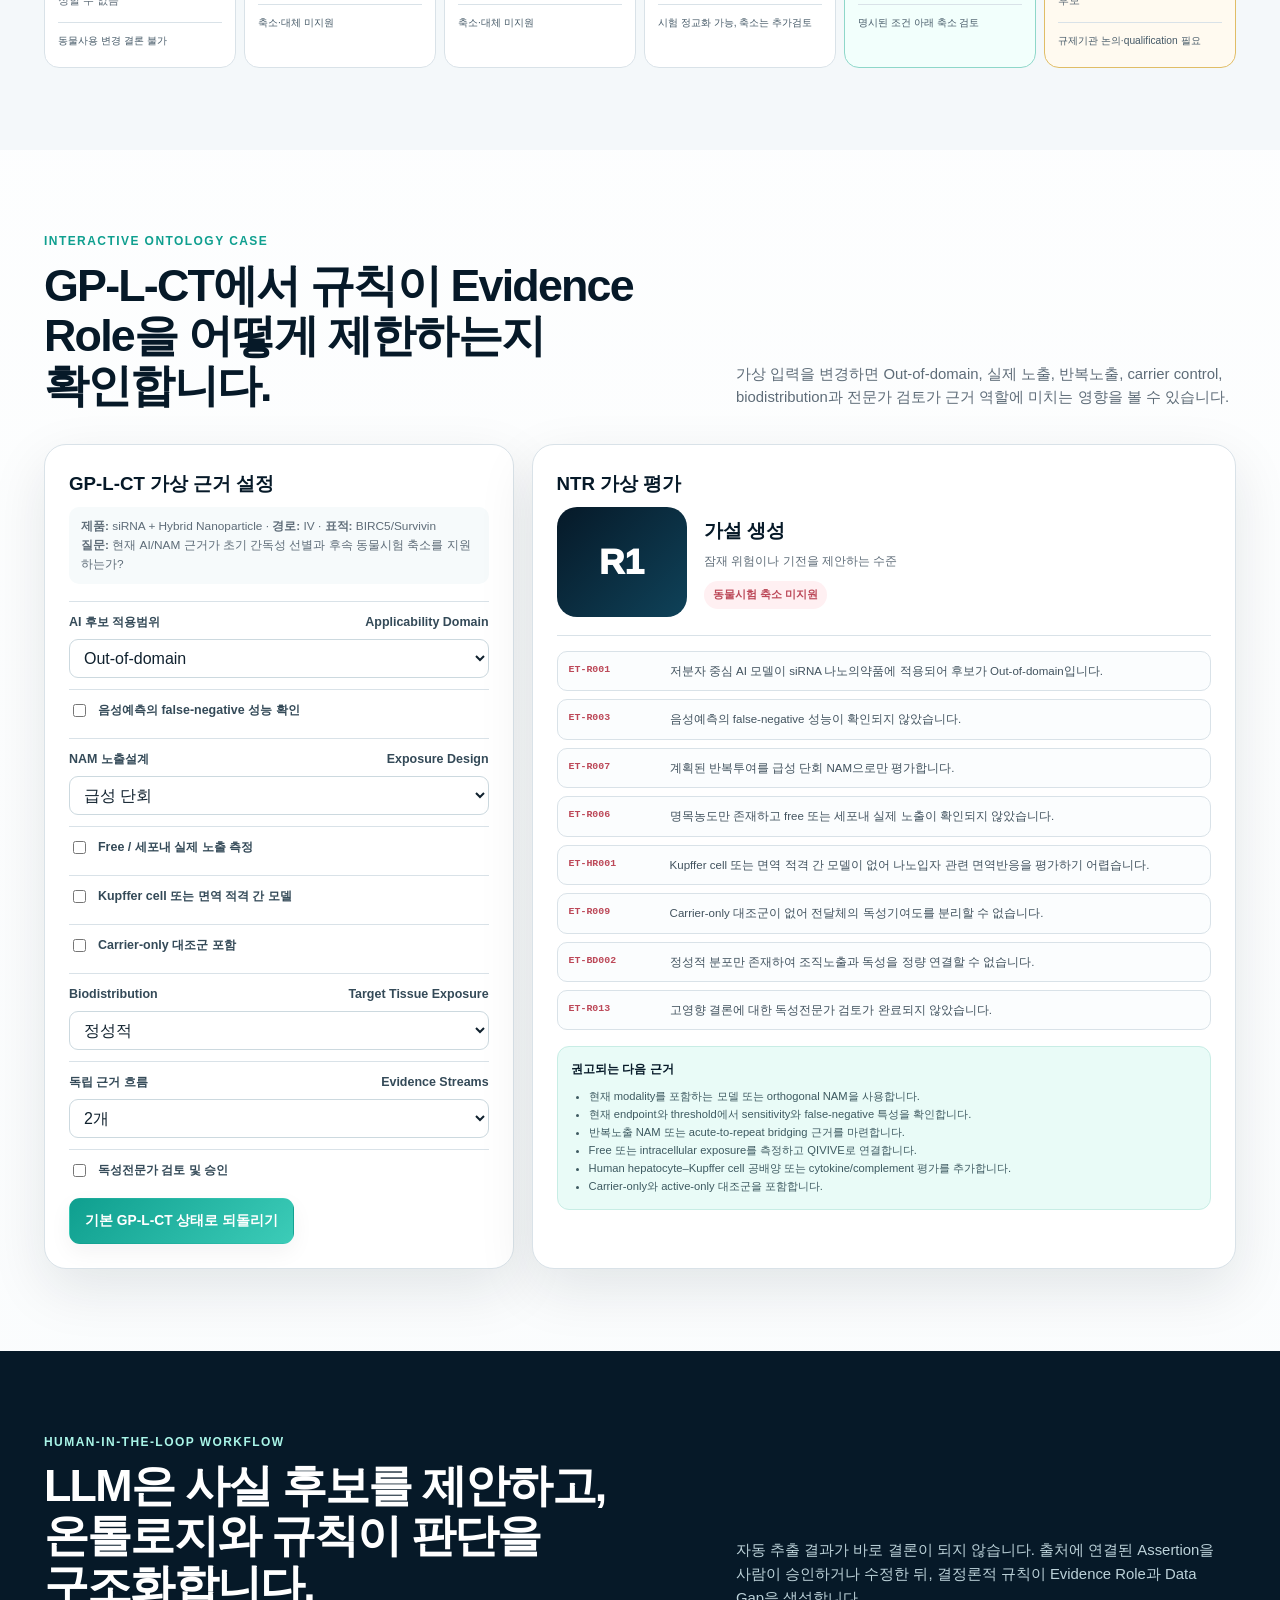
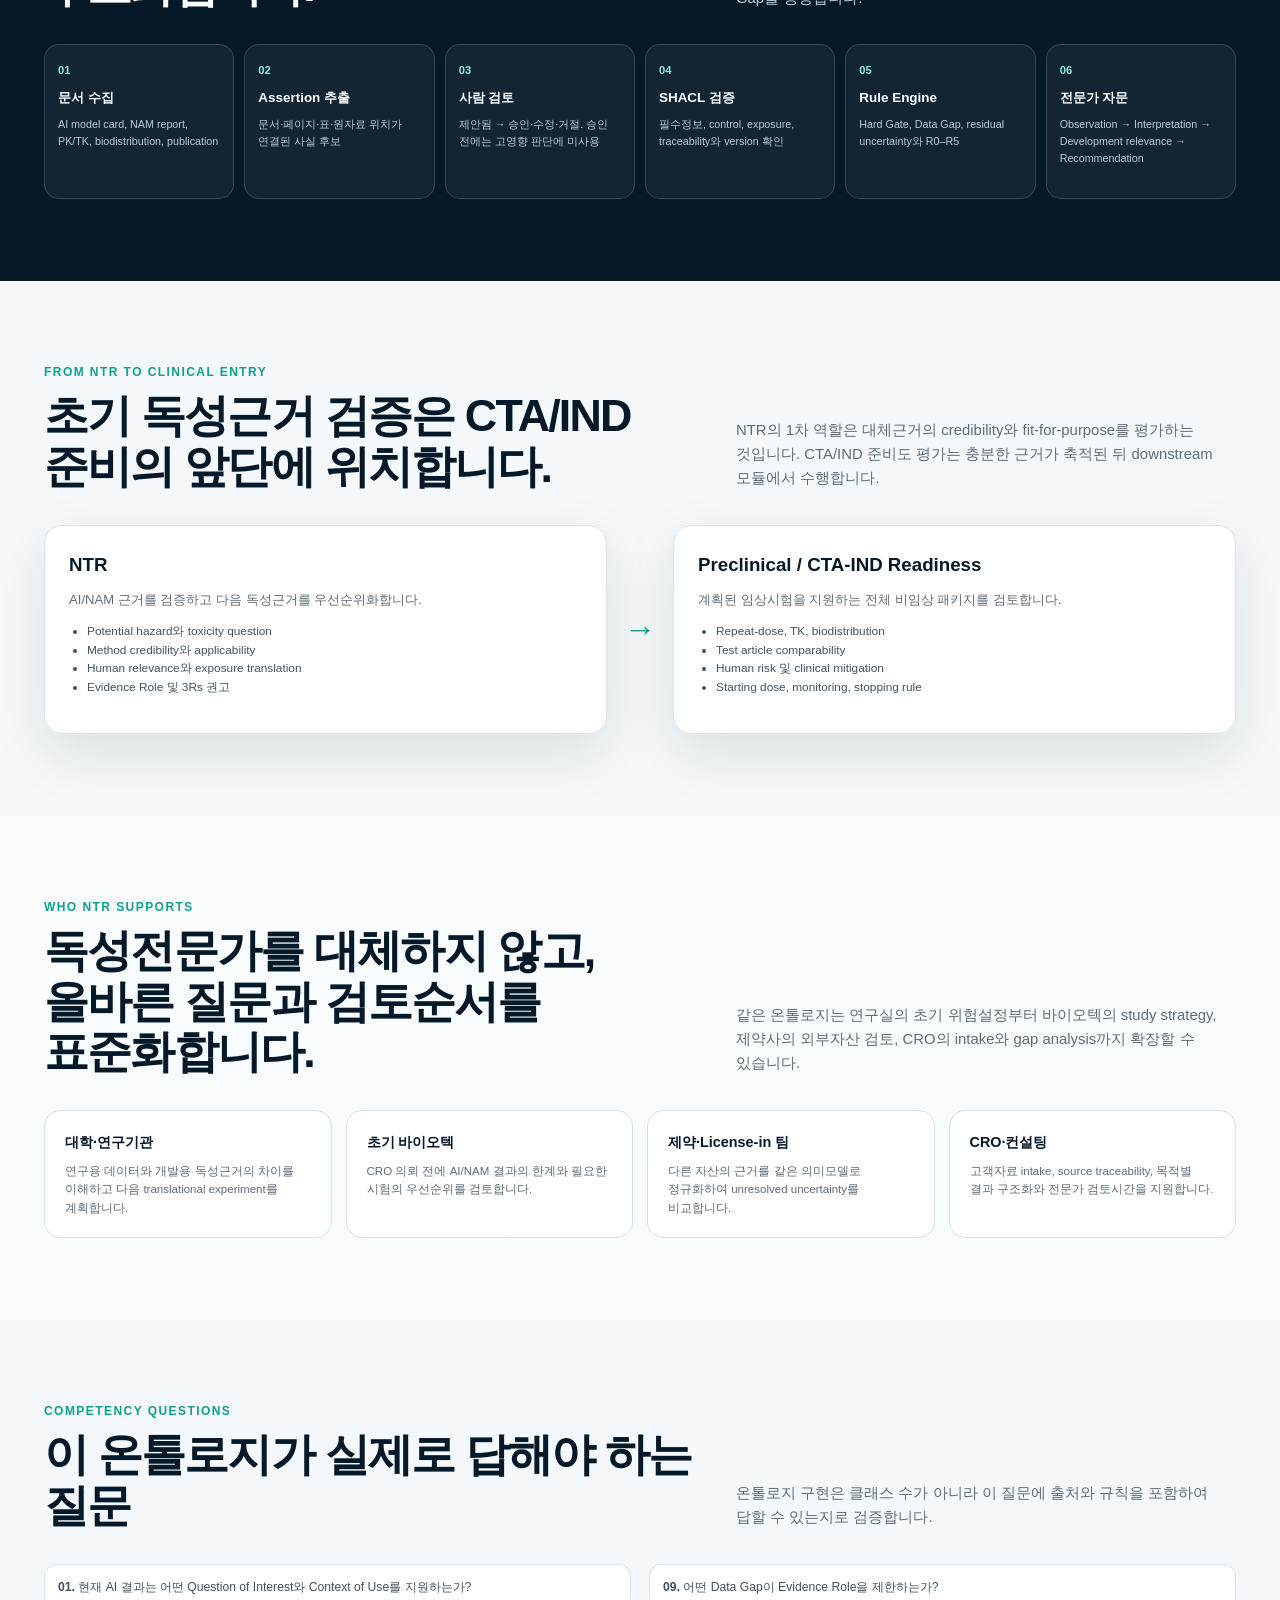
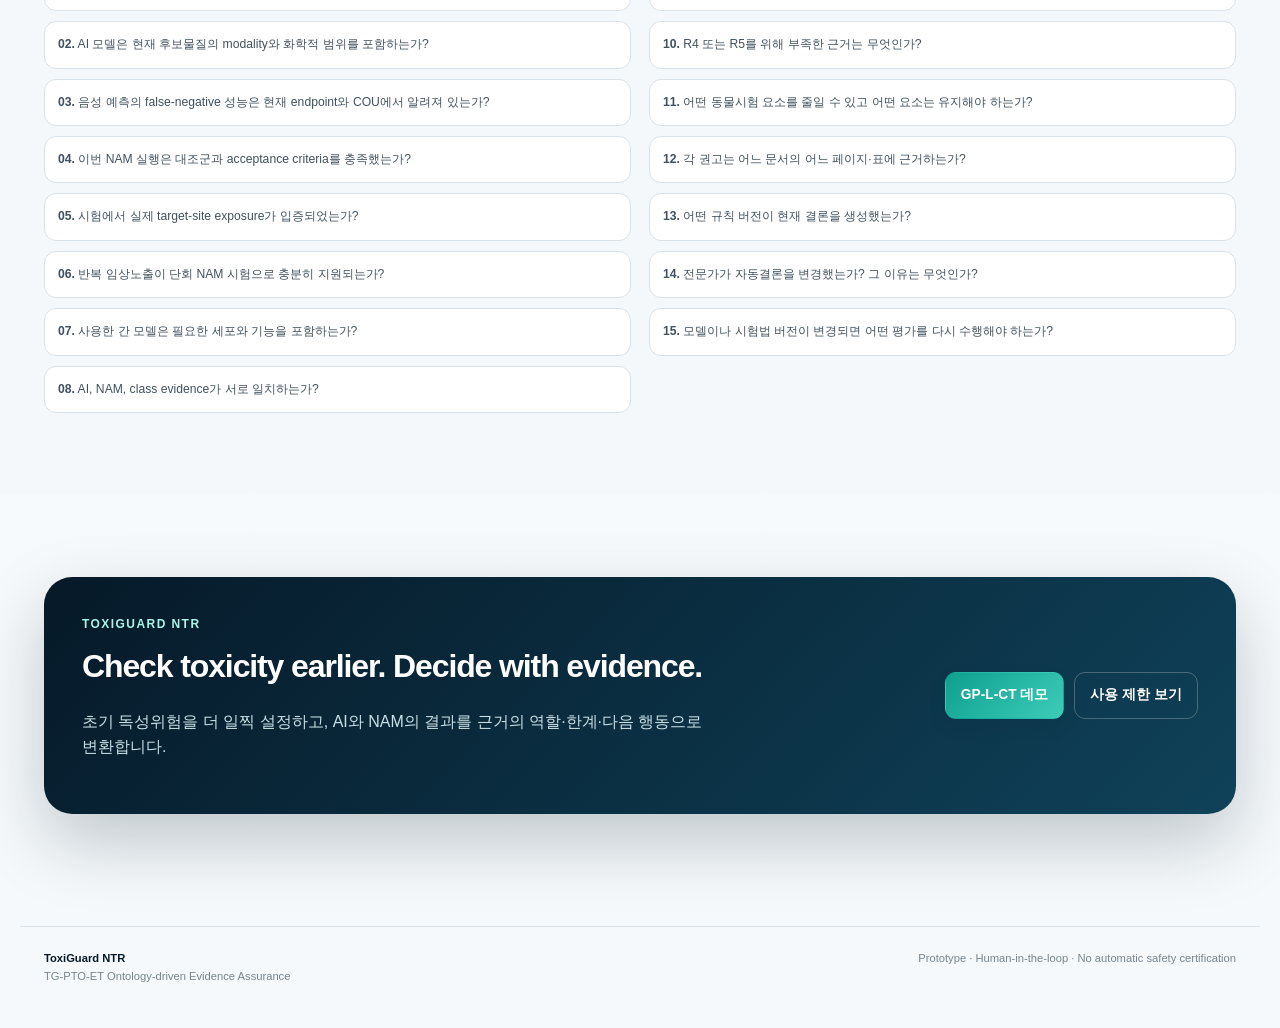
<file: site/index_single.html>
<!doctype html>
<html lang="ko">
<head>
  <meta charset="utf-8">
  <meta name="viewport" content="width=device-width,initial-scale=1">
  <meta name="description" content="ToxiGuard NTR — AI와 비동물시험법(NAM)의 초기 독성근거가 현재 후보물질의 개발에 어디까지 사용 가능한지 검증하는 온톨로지 기반 Evidence Assurance 플랫폼">
  <meta name="theme-color" content="#061928">
  <title>ToxiGuard NTR | TG‑PTO‑ET Ontology</title>
  <link rel="icon" href="[data-uri]" type="image/svg+xml">
  <style>
:root{
  --navy:#061928;
  --navy-2:#0b2d43;
  --navy-3:#0f4259;
  --ink:#10212e;
  --muted:#5e6c78;
  --line:#d9e2e8;
  --soft:#f4f8fa;
  --white:#ffffff;
  --teal:#0f9f8f;
  --teal-2:#55d7c6;
  --mint:#e9fbf7;
  --gold:#f2c45d;
  --gold-soft:#fff7dd;
  --red:#bc4858;
  --red-soft:#fff0f2;
  --amber:#b26d00;
  --amber-soft:#fff7e8;
  --green:#197650;
  --green-soft:#edf9f2;
  --blue:#216b94;
  --blue-soft:#eef7fc;
  --shadow:0 20px 56px rgba(6,25,40,.10);
  --radius:22px;
  --max:1240px;
}
*{box-sizing:border-box}
html{scroll-behavior:smooth}
body{
  margin:0;
  color:var(--ink);
  background:linear-gradient(180deg,#f5f9fb 0,#fff 42%,#f5f9fb 100%);
  font-family:-apple-system,BlinkMacSystemFont,"Apple SD Gothic Neo","Noto Sans KR","Segoe UI",sans-serif;
  line-height:1.6;
  -webkit-font-smoothing:antialiased;
}
a{color:inherit;text-decoration:none}
button,input,select{font:inherit}
button{cursor:pointer}
img{max-width:100%}
.container{max-width:var(--max);margin:0 auto;padding:0 24px}
.eyebrow{font-size:.75rem;letter-spacing:.12em;text-transform:uppercase;font-weight:900;color:var(--teal)}
.eyebrow.light{color:#a9f5e8}
.muted{color:var(--muted)}
.sr-only{position:absolute!important;width:1px;height:1px;padding:0;margin:-1px;overflow:hidden;clip:rect(0,0,0,0);white-space:nowrap;border:0}

.site-header{
  position:sticky;top:0;z-index:50;
  background:rgba(6,25,40,.90);
  border-bottom:1px solid rgba(85,215,198,.16);
  backdrop-filter:blur(18px);
}
.header-inner{height:76px;display:flex;align-items:center;gap:22px;justify-content:space-between}
.brand{display:flex;align-items:center;gap:12px;color:#fff;min-width:max-content}
.brand img{width:43px;height:43px}
.brand strong{display:block;font-size:1rem;letter-spacing:-.01em}
.brand small{display:block;color:#b8d3dc;font-size:.72rem;margin-top:1px}
.nav{display:flex;gap:4px;align-items:center}
.nav a{color:#cae0e7;font-size:.84rem;font-weight:750;padding:9px 10px;border-radius:9px}
.nav a:hover{background:rgba(255,255,255,.08);color:#fff}
.header-actions{display:flex;gap:8px;align-items:center}
.btn{display:inline-flex;align-items:center;justify-content:center;gap:8px;border-radius:11px;padding:11px 15px;border:1px solid var(--line);background:#fff;color:var(--navy);font-weight:850;font-size:.86rem;transition:.18s ease;box-shadow:0 8px 22px rgba(6,25,40,.05)}
.btn:hover{transform:translateY(-1px);box-shadow:0 13px 28px rgba(6,25,40,.10)}
.btn.primary{background:linear-gradient(135deg,var(--teal),#3cccb8);border-color:transparent;color:#fff}
.btn.dark{background:var(--navy);border-color:var(--navy);color:#fff}
.btn.ghost{background:transparent;border-color:rgba(255,255,255,.24);color:#fff;box-shadow:none}
.mobile-menu{display:none;background:transparent;border:0;color:#fff;font-size:1.4rem}

.hero{
  position:relative;overflow:hidden;
  background:
    radial-gradient(circle at 16% 12%,rgba(85,215,198,.17),transparent 30%),
    radial-gradient(circle at 90% 16%,rgba(242,196,93,.12),transparent 28%),
    linear-gradient(145deg,#061928 0,#0a2e42 58%,#0c4052 100%);
  color:#fff;
  padding:82px 0 70px;
}
.hero:after{content:"";position:absolute;inset:0;background-image:linear-gradient(rgba(255,255,255,.025) 1px,transparent 1px),linear-gradient(90deg,rgba(255,255,255,.025) 1px,transparent 1px);background-size:42px 42px;mask-image:linear-gradient(to bottom,black,transparent 92%);pointer-events:none}
.hero-grid{position:relative;z-index:2;display:grid;grid-template-columns:1.16fr .84fr;gap:48px;align-items:center}
.hero h1{font-size:clamp(2.55rem,5vw,4.8rem);line-height:1.04;letter-spacing:-.052em;margin:13px 0 20px;max-width:790px}
.hero h1 span{color:#8ce8db}
.hero-copy{font-size:1.12rem;color:#d5e9ee;max-width:760px;margin:0 0 25px}
.hero-actions{display:flex;flex-wrap:wrap;gap:10px;margin-top:28px}
.hero-proof{display:flex;gap:20px;flex-wrap:wrap;margin-top:30px;color:#c3dbe1;font-size:.78rem}
.hero-proof span{display:inline-flex;gap:7px;align-items:center}
.hero-proof i{width:7px;height:7px;border-radius:50%;background:var(--teal-2);box-shadow:0 0 12px var(--teal-2)}
.hero-visual{position:relative;min-height:460px}
.orbit{position:absolute;inset:2% 4%;border:1px solid rgba(117,238,218,.22);border-radius:50%;animation:spin 30s linear infinite}
.orbit.o2{inset:14% 16%;animation-direction:reverse;animation-duration:22s;border-color:rgba(242,196,93,.19)}
.core-card{position:absolute;left:50%;top:50%;transform:translate(-50%,-50%);width:250px;padding:28px 24px;border-radius:25px;background:rgba(7,35,48,.84);border:1px solid rgba(129,236,219,.32);box-shadow:0 28px 80px rgba(0,0,0,.35),inset 0 1px rgba(255,255,255,.08);backdrop-filter:blur(12px);text-align:center}
.core-card img{width:72px;margin-bottom:12px}.core-card strong{display:block;font-size:1.2rem}.core-card p{margin:8px 0 0;color:#bcd6dc;font-size:.78rem}
.floating-node{position:absolute;min-width:142px;padding:11px 13px;border-radius:13px;background:rgba(255,255,255,.94);color:var(--navy);box-shadow:0 18px 42px rgba(0,0,0,.22);font-size:.75rem;border-left:4px solid var(--teal);animation:float 5s ease-in-out infinite}
.floating-node strong{display:block;font-size:.78rem}.floating-node small{color:#667683}.n1{left:0;top:10%}.n2{right:0;top:16%;animation-delay:-1s;border-left-color:var(--gold)}.n3{left:4%;bottom:13%;animation-delay:-2s;border-left-color:#5d9bc0}.n4{right:1%;bottom:8%;animation-delay:-3s;border-left-color:#c06f84}
@keyframes spin{to{transform:rotate(360deg)}}
@keyframes float{0%,100%{transform:translateY(0)}50%{transform:translateY(-8px)}}

.section{padding:82px 0}
.section.soft{background:var(--soft)}
.section.dark{background:var(--navy);color:#fff}
.section-heading{display:flex;justify-content:space-between;gap:30px;align-items:flex-end;margin-bottom:34px}
.section-heading h2{font-size:clamp(2rem,3.5vw,3rem);line-height:1.12;letter-spacing:-.04em;margin:8px 0 0;max-width:760px;color:var(--navy)}
.section.dark .section-heading h2{color:#fff}
.section-heading p{max-width:500px;color:var(--muted);margin:0;font-size:.93rem}
.section.dark .section-heading p{color:#bcd2d9}

.question-card{border:1px solid var(--line);background:#fff;border-radius:var(--radius);box-shadow:var(--shadow);padding:34px;display:grid;grid-template-columns:.75fr 1.25fr;gap:34px;align-items:center}
.big-question{font-size:clamp(1.8rem,3vw,2.7rem);line-height:1.18;letter-spacing:-.035em;font-weight:900;color:var(--navy)}
.big-question span{color:var(--teal)}
.principle-list{display:grid;gap:10px}.principle{display:flex;gap:12px;align-items:flex-start;padding:13px 14px;background:#f8fbfc;border:1px solid #e2eaee;border-radius:12px;font-size:.84rem}.principle b{display:grid;place-items:center;flex:0 0 27px;height:27px;border-radius:8px;background:var(--mint);color:var(--teal);font-size:.72rem}

.chain-shell{background:#fff;border:1px solid var(--line);border-radius:var(--radius);box-shadow:var(--shadow);padding:24px;overflow:hidden}
.chain-scroll{overflow-x:auto;padding-bottom:10px}
.chain{display:flex;min-width:1900px;align-items:stretch;gap:8px}
.chain-node{position:relative;flex:1;min-width:145px;border:1px solid #dce7eb;border-radius:14px;padding:15px 13px;background:#fbfdfe;cursor:pointer;text-align:left;transition:.18s}.chain-node:after{content:"→";position:absolute;right:-14px;top:50%;transform:translateY(-50%);z-index:2;color:#92a9b2;font-size:1rem}.chain-node:last-child:after{display:none}.chain-node:hover,.chain-node.active{border-color:var(--teal);background:var(--mint);transform:translateY(-2px)}.chain-node .num{display:block;font-size:.68rem;color:var(--teal);font-weight:900}.chain-node strong{display:block;font-size:.8rem;margin-top:5px;color:var(--navy)}.chain-node small{display:block;color:#788691;font-size:.66rem;margin-top:3px;line-height:1.35}
.chain-detail{margin-top:17px;background:linear-gradient(135deg,var(--navy),var(--navy-3));color:#fff;border-radius:15px;padding:20px 22px;display:grid;grid-template-columns:170px 1fr;gap:20px}.chain-detail h3{margin:0;font-size:1.1rem}.chain-detail small{color:#a9cbd4}.chain-detail p{margin:0;color:#d5e8ed;font-size:.85rem}

.module-layout{display:grid;grid-template-columns:300px minmax(0,1fr);gap:20px;align-items:start}
.module-list{display:grid;gap:8px;position:sticky;top:96px}.module-button{border:1px solid var(--line);border-radius:12px;background:#fff;text-align:left;padding:13px 14px;transition:.16s;color:var(--ink)}.module-button:hover,.module-button.active{border-color:var(--teal);background:var(--mint)}.module-button strong{display:block;font-size:.82rem;color:var(--navy)}.module-button small{display:block;color:var(--muted);font-size:.68rem;margin-top:2px}
.module-panel{border:1px solid var(--line);background:#fff;border-radius:var(--radius);box-shadow:var(--shadow);overflow:hidden}.module-hero{padding:27px 29px;background:linear-gradient(135deg,#f7fcfd,#eaf7f4);border-bottom:1px solid var(--line)}.module-hero h3{font-size:1.55rem;margin:5px 0;color:var(--navy);letter-spacing:-.025em}.module-hero p{margin:0;color:var(--muted)}.tabs{display:flex;gap:4px;padding:14px 18px;border-bottom:1px solid var(--line);overflow:auto}.tab-button{white-space:nowrap;border:0;background:transparent;border-radius:9px;padding:9px 12px;color:var(--muted);font-size:.78rem;font-weight:800}.tab-button.active{background:var(--navy);color:#fff}.tab-panel{padding:22px 26px}.class-grid{display:grid;grid-template-columns:repeat(2,minmax(0,1fr));gap:12px}.class-card{border:1px solid var(--line);border-radius:13px;padding:15px;background:#fbfdfe}.class-card h4{margin:0;color:var(--navy);font-size:.88rem}.class-card p{margin:5px 0 10px;color:var(--muted);font-size:.75rem}.pill-wrap{display:flex;flex-wrap:wrap;gap:6px}.pill{padding:5px 8px;border-radius:999px;background:#eaf2f6;color:#375364;font-size:.63rem;font-weight:750}.list-box{display:grid;gap:8px}.list-row{padding:11px 13px;border:1px solid var(--line);border-radius:10px;background:#fbfdfe;font-size:.77rem}.list-row code{color:var(--teal);font-weight:850}.rule-row{border-left:4px solid var(--gold);background:var(--gold-soft)}.validation-row{border-left:4px solid var(--teal);background:var(--mint)}

.dimension-grid{display:grid;grid-template-columns:repeat(3,minmax(0,1fr));gap:14px}.dimension{border:1px solid var(--line);background:#fff;border-radius:16px;padding:20px;box-shadow:0 12px 30px rgba(6,25,40,.055)}.dimension .icon{width:42px;height:42px;border-radius:12px;display:grid;place-items:center;background:var(--mint);color:var(--teal);font-weight:900}.dimension h3{margin:12px 0 5px;color:var(--navy);font-size:1rem}.dimension p{margin:0;color:var(--muted);font-size:.78rem}.dimension ul{margin:12px 0 0;padding-left:18px;color:#435563;font-size:.72rem}

.role-track{display:grid;grid-template-columns:repeat(6,minmax(0,1fr));gap:8px}.role{position:relative;border:1px solid var(--line);background:#fff;border-radius:15px;padding:18px 13px;min-height:190px}.role:after{content:"";position:absolute;right:-6px;top:29px;width:11px;height:11px;background:#fff;border-top:1px solid var(--line);border-right:1px solid var(--line);transform:rotate(45deg);z-index:2}.role:last-child:after{display:none}.role-code{font-size:1.5rem;font-weight:950;color:var(--teal)}.role h3{margin:5px 0;color:var(--navy);font-size:.88rem}.role p{margin:0;color:var(--muted);font-size:.7rem}.role small{display:block;margin-top:12px;padding-top:10px;border-top:1px solid var(--line);font-size:.64rem;color:#455967}.role.r4,.role.r5{border-color:#8ed7c9;background:#f2fffc}.role.r5{border-color:#e0bd66;background:#fffaf0}

.demo-shell{display:grid;grid-template-columns:.8fr 1.2fr;gap:18px}.demo-controls,.demo-result{border:1px solid var(--line);background:#fff;border-radius:var(--radius);box-shadow:var(--shadow);padding:24px}.demo-controls h3,.demo-result h3{margin:0 0 8px;color:var(--navy)}.case-meta{font-size:.74rem;color:var(--muted);padding:10px 12px;background:#f6fafb;border-radius:10px;margin-bottom:17px}.control{padding:11px 0;border-top:1px solid var(--line)}.control:first-of-type{border-top:0}.control label{display:flex;justify-content:space-between;gap:12px;font-size:.78rem;font-weight:800;color:#344a58;margin-bottom:6px}.control select{width:100%;border:1px solid #ccd9df;border-radius:9px;padding:9px 10px;background:#fff;color:var(--ink)}.checkbox{display:flex!important;justify-content:flex-start!important;gap:9px!important;align-items:center}.checkbox input{accent-color:var(--teal)}
.result-top{display:grid;grid-template-columns:130px 1fr;gap:17px;align-items:center;padding-bottom:18px;border-bottom:1px solid var(--line)}.result-role{height:110px;border-radius:20px;background:linear-gradient(135deg,var(--navy),var(--navy-3));color:#fff;display:grid;place-items:center;font-size:2.2rem;font-weight:950}.result-summary strong{display:block;color:var(--navy);font-size:1.2rem}.result-summary p{margin:6px 0 0;color:var(--muted);font-size:.78rem}.result-status{display:inline-flex;margin-top:9px;border-radius:999px;padding:5px 9px;background:var(--red-soft);color:var(--red);font-size:.68rem;font-weight:850}.result-status.ok{background:var(--green-soft);color:var(--green)}.gap-stack{display:grid;gap:8px;margin-top:15px}.demo-gap{display:grid;grid-template-columns:92px 1fr;gap:9px;padding:10px 11px;border:1px solid var(--line);border-radius:10px;background:#fbfdfe}.demo-gap code{font-size:.62rem;color:var(--red);font-weight:900}.demo-gap span{font-size:.72rem;color:#41525e}.next-evidence{margin-top:16px;background:var(--mint);border:1px solid #c8ede5;border-radius:12px;padding:13px}.next-evidence strong{display:block;color:var(--navy);font-size:.78rem}.next-evidence ul{margin:8px 0 0;padding-left:18px;font-size:.7rem;color:#3e5a61}

.workflow{display:grid;grid-template-columns:repeat(6,minmax(0,1fr));gap:10px}.workflow-step{border:1px solid rgba(255,255,255,.16);border-radius:15px;padding:17px 13px;background:rgba(255,255,255,.055);min-height:155px}.workflow-step b{display:block;color:#8ce8db;font-size:.7rem}.workflow-step strong{display:block;margin:7px 0;color:#fff;font-size:.84rem}.workflow-step p{margin:0;color:#b7ced5;font-size:.67rem}

.downstream{display:grid;grid-template-columns:1fr auto 1fr;gap:17px;align-items:center}.down-card{border:1px solid var(--line);background:#fff;border-radius:18px;padding:24px;box-shadow:var(--shadow)}.down-card h3{margin:0 0 9px;color:var(--navy)}.down-card p{margin:0;color:var(--muted);font-size:.82rem}.down-card ul{padding-left:18px;font-size:.74rem;color:#405361}.down-arrow{font-size:2rem;color:var(--teal);font-weight:900}

.user-grid{display:grid;grid-template-columns:repeat(4,minmax(0,1fr));gap:14px}.user-card{border:1px solid var(--line);background:#fff;border-radius:16px;padding:20px}.user-card h3{font-size:.9rem;color:var(--navy);margin:0 0 8px}.user-card p{margin:0;color:var(--muted);font-size:.72rem}
.cq-grid{columns:2;column-gap:18px}.cq{break-inside:avoid;border:1px solid var(--line);background:#fff;border-radius:12px;padding:13px;margin:0 0 10px;font-size:.76rem;color:#41515d}

.contact-card{display:grid;grid-template-columns:1.2fr .8fr;gap:32px;background:linear-gradient(135deg,var(--navy),var(--navy-3));border-radius:28px;padding:38px;color:#fff;box-shadow:0 28px 70px rgba(6,25,40,.22)}.contact-card h2{font-size:2rem;letter-spacing:-.035em;margin:7px 0 12px}.contact-card p{color:#c9e0e6;max-width:680px}.contact-actions{display:flex;align-items:center;justify-content:flex-end;gap:10px;flex-wrap:wrap}
.footer{padding:30px 0 42px;color:#76858f;font-size:.7rem}.footer-inner{display:flex;justify-content:space-between;gap:20px;border-top:1px solid var(--line);padding-top:23px}.footer strong{color:var(--navy)}

.modal{position:fixed;inset:0;z-index:90;background:rgba(0,13,22,.72);display:none;align-items:center;justify-content:center;padding:22px}.modal.open{display:flex}.modal-card{width:min(760px,100%);max-height:90vh;overflow:auto;background:#fff;border-radius:20px;box-shadow:0 32px 100px rgba(0,0,0,.35)}.modal-head{display:flex;justify-content:space-between;gap:20px;align-items:center;padding:19px 22px;border-bottom:1px solid var(--line)}.modal-head h3{margin:0;color:var(--navy)}.close{border:0;background:#eef3f6;width:34px;height:34px;border-radius:10px;font-size:1.2rem}.modal-body{padding:22px}.disclaimer{background:var(--amber-soft);border:1px solid #efd6a2;border-left:5px solid var(--amber);border-radius:11px;padding:13px;font-size:.75rem;color:#654b1f}

@media(max-width:1050px){
  .nav{display:none}.mobile-menu{display:block}.nav.open{display:flex;position:absolute;top:76px;left:0;right:0;background:var(--navy);padding:12px 20px;flex-direction:column;align-items:stretch;border-top:1px solid rgba(255,255,255,.1)}
  .header-actions .ghost{display:none}.hero-grid,.question-card,.demo-shell,.contact-card{grid-template-columns:1fr}.hero-visual{min-height:380px}.module-layout{grid-template-columns:1fr}.module-list{position:static;grid-template-columns:repeat(3,1fr)}.role-track{grid-template-columns:repeat(3,1fr)}.workflow{grid-template-columns:repeat(3,1fr)}.user-grid{grid-template-columns:repeat(2,1fr)}.contact-actions{justify-content:flex-start}.section-heading{align-items:flex-start;flex-direction:column}.downstream{grid-template-columns:1fr}.down-arrow{transform:rotate(90deg);text-align:center}
}
@media(max-width:700px){
  .container{padding:0 16px}.header-inner{height:68px}.brand small{display:none}.header-actions .btn:not(.primary){display:none}.hero{padding:58px 0 48px}.hero h1{font-size:2.65rem}.hero-visual{min-height:330px}.floating-node{min-width:120px;font-size:.66rem}.core-card{width:210px;padding:22px 18px}.section{padding:62px 0}.chain-detail{grid-template-columns:1fr}.module-list{grid-template-columns:repeat(2,1fr)}.class-grid,.dimension-grid,.score-grid{grid-template-columns:1fr}.role-track{grid-template-columns:repeat(2,1fr)}.workflow{grid-template-columns:repeat(2,1fr)}.user-grid{grid-template-columns:1fr}.cq-grid{columns:1}.footer-inner{flex-direction:column}.question-card{padding:24px}.result-top{grid-template-columns:1fr}.result-role{height:88px}.contact-card{padding:28px 23px}
}
@media print{.site-header,.hero-actions,.header-actions,.mobile-menu,.btn,.demo-controls,.contact-card,.footer{display:none!important}.hero{background:#fff;color:#111;padding:30px 0}.hero h1,.section.dark h2{color:#111}.hero-copy,.section.dark p{color:#444}.hero-visual{display:none}.section{padding:30px 0}.section.dark{background:#fff;color:#111}.module-list{display:none}.module-layout{grid-template-columns:1fr}.module-panel,.chain-shell,.question-card{box-shadow:none}.workflow-step{border-color:#ccc;background:#fff}.workflow-step strong{color:#111}.workflow-step p{color:#444}}
/* Korean typography: keep semantic words intact across responsive breakpoints. */
h1,h2,h3,h4,p,.big-question,.hero-copy,.section-heading,.role,.dimension,.user-card{word-break:keep-all;overflow-wrap:break-word}

</style>
</head>
<body>
<header class="site-header">
  <div class="container header-inner">
    <a class="brand" href="#top" aria-label="ToxiGuard NTR 홈">
      <img src="[data-uri]" alt="ToxiGuard NTR 로고">
      <span><strong>ToxiGuard NTR</strong><small>Nonclinical Toxicity Review · TG‑PTO‑ET</small></span>
    </a>
    <nav class="nav" id="mainNav" aria-label="주요 메뉴">
      <a href="#why">문제 정의</a>
      <a href="#ontology">온톨로지</a>
      <a href="#assurance">평가축</a>
      <a href="#roles">Evidence Role</a>
      <a href="#demo">GP‑L‑CT 데모</a>
      <a href="#workflow">작동 방식</a>
    </nav>
    <div class="header-actions">
      <button class="btn ghost" type="button" data-open-modal="disclaimerModal">사용 범위</button>
      <a class="btn primary" href="#demo">데모 시작</a>
      <button class="mobile-menu" id="mobileMenu" aria-label="메뉴 열기" aria-expanded="false">☰</button>
    </div>
  </div>
</header>

<main id="top">
  <section class="hero">
    <div class="container hero-grid">
      <div>
        <div class="eyebrow light">Nonclinical Toxicity Review</div>
        <h1>AI가 독성을 예측합니다.<br><span>NTR은 그 근거를 어디까지 믿을지 판단합니다.</span></h1>
        <p class="hero-copy">ToxiGuard NTR(Nonclinical Toxicity Review)은 AI와 비동물시험법(NAM)의 결과를 그대로 안전성 결론으로 사용하지 않습니다. 제품 특성, Context of Use, 방법 신뢰성, 후보 적용성, 사람 생물학적 관련성, 노출 관련성, 근거 일치성과 잔여 불확실성을 연결하여 현재 근거의 사용 가능한 역할을 설명합니다.</p>
        <div class="hero-actions">
          <a class="btn primary" href="#ontology">TG‑PTO‑ET 탐색하기</a>
          <a class="btn ghost" href="#demo">GP‑L‑CT 사례 보기</a>
        </div>
        <div class="hero-proof">
          <span><i></i> Missing evidence ≠ Negative evidence</span>
          <span><i></i> Out‑of‑domain ≠ Reliable evidence</span>
          <span><i></i> High‑impact conclusions require expert review</span>
        </div>
      </div>
      <div class="hero-visual" aria-label="NTR 온톨로지 연결 구조 시각화">
        <div class="orbit"></div><div class="orbit o2"></div>
        <div class="core-card"><img src="[data-uri]" alt=""><strong>TG‑PTO‑ET</strong><p>Product → Hazard → Question → Evidence → Uncertainty → Action</p></div>
        <div class="floating-node n1"><strong>Product Context</strong><small>Modality · Carrier · CQA</small></div>
        <div class="floating-node n2"><strong>AI / NAM Method</strong><small>Version · COU · Validation</small></div>
        <div class="floating-node n3"><strong>Evidence Assurance</strong><small>Credibility · Relevance · Exposure</small></div>
        <div class="floating-node n4"><strong>Evidence Role</strong><small>R0–R5 · 3Rs · Expert Decision</small></div>
      </div>
    </div>
  </section>

  <section class="section" id="why">
    <div class="container">
      <div class="section-heading">
        <div><div class="eyebrow">The core question</div><h2>“AI가 동물시험을 대체할 수 있는가?”를 더 정확한 질문으로 바꿉니다.</h2></div>
        <p>NTR은 Yes/No를 먼저 말하지 않습니다. 어떤 독성질문에서, 어떤 사용범위와 검증수준 아래, 어떤 근거가 보완·정교화·축소·대체후보 역할을 할 수 있는지를 묻습니다.</p>
      </div>
      <div class="question-card">
        <div class="big-question">어떤 <span>독성질문</span>에서,<br>어떤 <span>Context of Use</span> 아래,<br>AI 또는 NAM을 어디까지 사용할 수 있는가?</div>
        <div class="principle-list" id="principleList"></div>
      </div>
    </div>
  </section>

  <section class="section soft" id="ontology">
    <div class="container">
      <div class="section-heading">
        <div><div class="eyebrow">TG‑PTO‑ET causal model</div><h2>데이터 목록이 아니라 의사결정의 인과관계를 표현합니다.</h2></div>
        <p>각 노드를 선택하면 해당 객체가 다음 단계와 어떻게 연결되는지 확인할 수 있습니다. 잠재위험, 관찰결과, 사람 위험과 데이터 갭은 서로 다른 객체로 유지됩니다.</p>
      </div>
      <div class="chain-shell">
        <div class="chain-scroll"><div class="chain" id="causalChain"></div></div>
        <div class="chain-detail"><div><small id="chainDetailEn">Development Decision</small><h3 id="chainDetailTitle">개발 의사결정</h3></div><p id="chainDetailText">NTR이 지원하려는 구체적인 개발 판단</p></div>
      </div>

      <div style="height:28px"></div>
      <div class="module-layout">
        <aside class="module-list" id="moduleList" aria-label="온톨로지 모듈"></aside>
        <section class="module-panel" aria-live="polite">
          <div class="module-hero"><div class="eyebrow" id="moduleSubtitle">Decision & COU Ontology</div><h3 id="moduleTitle">의사결정 및 Context of Use</h3><p id="moduleSummary"></p></div>
          <div class="tabs" role="tablist">
            <button class="tab-button active" data-tab="classes" role="tab">Class</button>
            <button class="tab-button" data-tab="properties" role="tab">Property</button>
            <button class="tab-button" data-tab="validation" role="tab">Validation</button>
            <button class="tab-button" data-tab="rules" role="tab">Decision Rule</button>
          </div>
          <div class="tab-panel" id="moduleContent"></div>
        </section>
      </div>
    </div>
  </section>

  <section class="section" id="assurance">
    <div class="container">
      <div class="section-heading">
        <div><div class="eyebrow">Evidence assurance dimensions</div><h2>하나의 종합점수로 서로 다른 신뢰 문제를 감추지 않습니다.</h2></div>
        <p>방법 자체가 우수해도 후보가 적용범위 밖이면 사용할 수 없습니다. 사람 관련 시험이라도 실제 노출과 대조군이 부족하면 이번 음성결과는 신뢰할 수 없습니다.</p>
      </div>
      <div class="dimension-grid">
        <article class="dimension"><div class="icon">01</div><h3>방법 신뢰성</h3><p>모델·시험법의 정체성, 성능, 외부검증, 재현성과 품질시스템</p><ul><li>Version / endpoint</li><li>Sensitivity / false-negative</li><li>External validation</li></ul></article>
        <article class="dimension"><div class="icon">02</div><h3>후보 적용성</h3><p>현재 제품 modality, 구조, 기전, 경로와 노출이 검증범위 안에 있는지 평가</p><ul><li>Applicability domain</li><li>Modality coverage</li><li>Endpoint match</li></ul></article>
        <article class="dimension"><div class="icon">03</div><h3>사람 생물학적 관련성</h3><p>관련 세포·조직구조·대사능·면역기전과 임상 endpoint 연결</p><ul><li>Hepatocyte / Kupffer cell</li><li>Metabolic competence</li><li>Mechanistic alignment</li></ul></article>
        <article class="dimension"><div class="icon">04</div><h3>노출 관련성</h3><p>명목농도를 free·세포내·표적조직 및 예정 사람노출로 번역</p><ul><li>Cmax / AUC coverage</li><li>Repeated exposure</li><li>QIVIVE / PBPK</li></ul></article>
        <article class="dimension"><div class="icon">05</div><h3>근거 일치성</h3><p>AI, NAM, 기전, PK/TK, in vivo와 사람 근거의 일치·상충</p><ul><li>Directional concordance</li><li>Mechanistic concordance</li><li>Independent evidence streams</li></ul></article>
        <article class="dimension"><div class="icon">06</div><h3>잔여 불확실성</h3><p>미확인 정보와 상충결과가 환자안전과 의사결정에 미치는 영향</p><ul><li>Data / model / assay uncertainty</li><li>Criticality and timing</li><li>Resolution plan</li></ul></article>
      </div>
    </div>
  </section>

  <section class="section soft" id="roles">
    <div class="container">
      <div class="section-heading"><div><div class="eyebrow">Evidence Role R0–R5</div><h2>“안전하다”가 아니라 현재 근거의 역할과 한계를 분류합니다.</h2></div><p>R5도 제품 안전성 인증, 동물시험 면제 또는 규제기관 수용을 의미하지 않습니다. 특정 endpoint와 좁게 정의된 COU에서 공식 검토할 후보라는 뜻입니다.</p></div>
      <div class="role-track" id="roleTrack"></div>
    </div>
  </section>

  <section class="section" id="demo">
    <div class="container">
      <div class="section-heading"><div><div class="eyebrow">Interactive ontology case</div><h2>GP‑L‑CT에서 규칙이 Evidence Role을 어떻게 제한하는지 확인합니다.</h2></div><p>가상 입력을 변경하면 Out‑of‑domain, 실제 노출, 반복노출, carrier control, biodistribution과 전문가 검토가 근거 역할에 미치는 영향을 볼 수 있습니다.</p></div>
      <div class="demo-shell">
        <form class="demo-controls" id="demoForm">
          <h3>GP‑L‑CT 가상 근거 설정</h3>
          <div class="case-meta"><strong>제품:</strong> siRNA + Hybrid Nanoparticle · <strong>경로:</strong> IV · <strong>표적:</strong> BIRC5/Survivin<br><strong>질문:</strong> 현재 AI/NAM 근거가 초기 간독성 선별과 후속 동물시험 축소를 지원하는가?</div>
          <div class="control"><label for="aiDomain">AI 후보 적용범위 <span>Applicability Domain</span></label><select id="aiDomain"><option value="out">Out‑of‑domain</option><option value="border">Borderline</option><option value="in">In‑domain</option></select></div>
          <div class="control"><label class="checkbox"><input type="checkbox" id="falseNegativeKnown"> 음성예측의 false-negative 성능 확인</label></div>
          <div class="control"><label for="namExposure">NAM 노출설계 <span>Exposure Design</span></label><select id="namExposure"><option value="single">급성 단회</option><option value="repeat">반복노출</option></select></div>
          <div class="control"><label class="checkbox"><input type="checkbox" id="measuredExposure"> Free / 세포내 실제 노출 측정</label></div>
          <div class="control"><label class="checkbox"><input type="checkbox" id="kupffer"> Kupffer cell 또는 면역 적격 간 모델</label></div>
          <div class="control"><label class="checkbox"><input type="checkbox" id="carrierControl"> Carrier‑only 대조군 포함</label></div>
          <div class="control"><label for="biodistribution">Biodistribution <span>Target Tissue Exposure</span></label><select id="biodistribution"><option value="missing">없음</option><option value="qualitative">정성적</option><option value="quantitative">정량적</option></select></div>
          <div class="control"><label for="independentStreams">독립 근거 흐름 <span>Evidence Streams</span></label><select id="independentStreams"><option value="1">1개</option><option value="2">2개</option><option value="3">3개 이상</option></select></div>
          <div class="control"><label class="checkbox"><input type="checkbox" id="expertReviewed"> 독성전문가 검토 및 승인</label></div>
          <button class="btn primary" type="button" id="resetDemo">기본 GP‑L‑CT 상태로 되돌리기</button>
        </form>
        <section class="demo-result" aria-live="polite">
          <h3>NTR 가상 평가</h3>
          <div class="result-top"><div class="result-role" id="demoRoleCode">R1</div><div class="result-summary"><strong id="demoRoleName">가설 생성</strong><p id="demoRoleDescription">현재 근거는 잠재 위험과 다음 시험을 제안하는 수준입니다.</p><span class="result-status" id="demoAnimalStatus">동물시험 축소 미지원</span></div></div>
          <div class="gap-stack" id="demoGaps"></div>
          <div class="next-evidence"><strong>권고되는 다음 근거</strong><ul id="demoRecommendations"></ul></div>
        </section>
      </div>
    </div>
  </section>

  <section class="section dark" id="workflow">
    <div class="container">
      <div class="section-heading"><div><div class="eyebrow light">Human-in-the-loop workflow</div><h2>LLM은 사실 후보를 제안하고, 온톨로지와 규칙이 판단을 구조화합니다.</h2></div><p>자동 추출 결과가 바로 결론이 되지 않습니다. 출처에 연결된 Assertion을 사람이 승인하거나 수정한 뒤, 결정론적 규칙이 Evidence Role과 Data Gap을 생성합니다.</p></div>
      <div class="workflow">
        <div class="workflow-step"><b>01</b><strong>문서 수집</strong><p>AI model card, NAM report, PK/TK, biodistribution, publication</p></div>
        <div class="workflow-step"><b>02</b><strong>Assertion 추출</strong><p>문서·페이지·표·원자료 위치가 연결된 사실 후보</p></div>
        <div class="workflow-step"><b>03</b><strong>사람 검토</strong><p>제안됨 → 승인·수정·거절. 승인 전에는 고영향 판단에 미사용</p></div>
        <div class="workflow-step"><b>04</b><strong>SHACL 검증</strong><p>필수정보, control, exposure, traceability와 version 확인</p></div>
        <div class="workflow-step"><b>05</b><strong>Rule Engine</strong><p>Hard Gate, Data Gap, residual uncertainty와 R0–R5</p></div>
        <div class="workflow-step"><b>06</b><strong>전문가 자문</strong><p>Observation → Interpretation → Development relevance → Recommendation</p></div>
      </div>
    </div>
  </section>

  <section class="section soft" id="downstream">
    <div class="container">
      <div class="section-heading"><div><div class="eyebrow">From NTR to clinical entry</div><h2>초기 독성근거 검증은 CTA/IND 준비의 앞단에 위치합니다.</h2></div><p>NTR의 1차 역할은 대체근거의 credibility와 fit‑for‑purpose를 평가하는 것입니다. CTA/IND 준비도 평가는 충분한 근거가 축적된 뒤 downstream 모듈에서 수행합니다.</p></div>
      <div class="downstream">
        <div class="down-card"><h3>NTR</h3><p>AI/NAM 근거를 검증하고 다음 독성근거를 우선순위화합니다.</p><ul><li>Potential hazard와 toxicity question</li><li>Method credibility와 applicability</li><li>Human relevance와 exposure translation</li><li>Evidence Role 및 3Rs 권고</li></ul></div>
        <div class="down-arrow">→</div>
        <div class="down-card"><h3>Preclinical / CTA‑IND Readiness</h3><p>계획된 임상시험을 지원하는 전체 비임상 패키지를 검토합니다.</p><ul><li>Repeat‑dose, TK, biodistribution</li><li>Test article comparability</li><li>Human risk 및 clinical mitigation</li><li>Starting dose, monitoring, stopping rule</li></ul></div>
      </div>
    </div>
  </section>

  <section class="section" id="users">
    <div class="container">
      <div class="section-heading"><div><div class="eyebrow">Who NTR supports</div><h2>독성전문가를 대체하지 않고, 올바른 질문과 검토순서를 표준화합니다.</h2></div><p>같은 온톨로지는 연구실의 초기 위험설정부터 바이오텍의 study strategy, 제약사의 외부자산 검토, CRO의 intake와 gap analysis까지 확장할 수 있습니다.</p></div>
      <div class="user-grid">
        <article class="user-card"><h3>대학·연구기관</h3><p>연구용 데이터와 개발용 독성근거의 차이를 이해하고 다음 translational experiment를 계획합니다.</p></article>
        <article class="user-card"><h3>초기 바이오텍</h3><p>CRO 의뢰 전에 AI/NAM 결과의 한계와 필요한 시험의 우선순위를 검토합니다.</p></article>
        <article class="user-card"><h3>제약·License‑in 팀</h3><p>다른 자산의 근거를 같은 의미모델로 정규화하여 unresolved uncertainty를 비교합니다.</p></article>
        <article class="user-card"><h3>CRO·컨설팅</h3><p>고객자료 intake, source traceability, 목적별 결과 구조화와 전문가 검토시간을 지원합니다.</p></article>
      </div>
    </div>
  </section>

  <section class="section soft" id="questions">
    <div class="container">
      <div class="section-heading"><div><div class="eyebrow">Competency questions</div><h2>이 온톨로지가 실제로 답해야 하는 질문</h2></div><p>온톨로지 구현은 클래스 수가 아니라 이 질문에 출처와 규칙을 포함하여 답할 수 있는지로 검증합니다.</p></div>
      <div class="cq-grid" id="competencyQuestions"></div>
    </div>
  </section>

  <section class="section" id="contact">
    <div class="container">
      <div class="contact-card">
        <div><div class="eyebrow light">ToxiGuard NTR</div><h2>Check toxicity earlier. Decide with evidence.</h2><p>초기 독성위험을 더 일찍 설정하고, AI와 NAM의 결과를 근거의 역할·한계·다음 행동으로 변환합니다.</p></div>
        <div class="contact-actions"><a class="btn primary" href="#demo">GP‑L‑CT 데모</a><button class="btn ghost" type="button" data-open-modal="disclaimerModal">사용 제한 보기</button></div>
      </div>
    </div>
  </section>
</main>

<footer class="footer"><div class="container footer-inner"><div><strong>ToxiGuard NTR</strong><br>TG‑PTO‑ET Ontology‑driven Evidence Assurance</div><div>Prototype · Human‑in‑the‑loop · No automatic safety certification</div></div></footer>

<div class="modal" id="disclaimerModal" role="dialog" aria-modal="true" aria-labelledby="disclaimerTitle">
  <div class="modal-card">
    <div class="modal-head"><h3 id="disclaimerTitle">제품 사용 범위와 제한</h3><button class="close" type="button" data-close-modal aria-label="닫기">×</button></div>
    <div class="modal-body">
      <div class="disclaimer"><strong>NTR은 제품 안전성을 인증하거나 동물시험 면제·CTA/IND 승인·규제기관 수용을 보장하지 않습니다.</strong> 자동화된 결과는 초기 연구와 개발 의사결정 지원을 위한 prototype입니다.</div>
      <p>NTR의 핵심 출력은 “안전/위험” 단정이 아니라 다음입니다.</p>
      <ul><li>현재 근거가 답할 수 있는 독성질문</li><li>방법과 실행의 신뢰조건</li><li>후보물질·사람 생물학·노출 관련성</li><li>미해결 Data Gap과 잔여 불확실성</li><li>Evidence Role R0–R5와 다음 근거</li><li>전문가 검토 및 audit trail</li></ul>
      <p><strong>R5 Replacement Candidate</strong>도 좁게 정의된 Context of Use에서 특정 endpoint를 공식 검토할 후보라는 의미이며, 전체 전임상 독성패키지 대체를 뜻하지 않습니다.</p>
    </div>
  </div>
</div>

<script>
window.NORA_ONTOLOGY = {
  "meta": {
    "name": "ToxiGuard Preclinical Toxicology Ontology — EarlyTox Extension",
    "shortName": "TG-PTO-ET",
    "version": "1.0-site",
    "product": "ToxiGuard NTR",
    "purpose": "AI 및 NAM 기반 초기 독성근거가 특정 후보물질과 정의된 개발 의사결정에서 어디까지 신뢰 가능하고 사용할 수 있는지를 구조화"
  },
  "principles": [
    "높은 모델 정확도는 현재 후보물질에 대한 높은 적용성을 의미하지 않는다.",
    "음성 AI 예측은 독성 부재를 의미하지 않는다.",
    "음성 NAM 결과는 자동으로 신뢰 가능한 음성이 아니다.",
    "적용범위 밖 예측은 신뢰 가능한 근거가 아니다.",
    "명목농도는 표적세포 또는 표적조직 노출과 동일하지 않다.",
    "하나의 근거 흐름은 Weight of Evidence가 아니다.",
    "특정 endpoint 대체는 전체 독성패키지 대체가 아니다.",
    "자료 없음은 음성 근거가 아니다.",
    "불확실성은 낮은 독성우려로 계산하지 않는다."
  ],
  "chain": [
    {
      "id": "decision",
      "label": "개발 의사결정",
      "en": "Development Decision",
      "description": "NTR이 지원하려는 구체적인 개발 판단"
    },
    {
      "id": "product",
      "label": "제품·노출 맥락",
      "en": "Product & Exposure Context",
      "description": "제품 modality, 성분, 전달체, 경로, 용량, 기간과 예정 사람노출"
    },
    {
      "id": "hazard",
      "label": "잠재 독성위험",
      "en": "Potential Toxicity Hazard",
      "description": "제품 특성상 반드시 답해야 하는 이론적 위험"
    },
    {
      "id": "question",
      "label": "핵심 독성질문",
      "en": "Question of Interest",
      "description": "현재 의사결정에서 실제로 답하려는 독성질문"
    },
    {
      "id": "cou",
      "label": "사용범위",
      "en": "Context of Use",
      "description": "AI/NAM의 역할, 범위, endpoint, 개발단계와 제외범위"
    },
    {
      "id": "method",
      "label": "AI·NAM 방법",
      "en": "Alternative Method",
      "description": "특정 버전의 AI 모델, QSAR 또는 사람 관련 NAM"
    },
    {
      "id": "execution",
      "label": "방법 실행",
      "en": "Method Execution",
      "description": "특정 후보와 배치에 대해 수행된 실제 실행과 대조군 유효성"
    },
    {
      "id": "evidence",
      "label": "예측·관찰·근거",
      "en": "Result & Evidence",
      "description": "Prediction, Observation, Finding, Evidence Assertion과 provenance"
    },
    {
      "id": "assessment",
      "label": "신뢰성·적용성 평가",
      "en": "Evidence Assurance",
      "description": "방법, 후보, 사람 생물학, 노출과 근거 일치성 평가"
    },
    {
      "id": "uncertainty",
      "label": "Data Gap·불확실성",
      "en": "Residual Uncertainty",
      "description": "미확인, 상충, 적용범위 이탈과 결정 제한 요소"
    },
    {
      "id": "role",
      "label": "근거 역할",
      "en": "Evidence Role R0–R5",
      "description": "현재 근거를 어디까지 사용할 수 있는지 분류"
    },
    {
      "id": "recommendation",
      "label": "다음 근거·전문가 판단",
      "en": "Next Evidence & Expert Decision",
      "description": "3Rs 권고, 추가시험, 전문가 검토와 감사 추적"
    }
  ],
  "modules": [
    {
      "id": "decision",
      "title": "의사결정 및 Context of Use",
      "subtitle": "Decision & COU Ontology",
      "summary": "AI/NAM을 평가하기 전에 질문, 역할, 범위와 오판 결과를 명시합니다.",
      "classes": [
        {
          "name": "DevelopmentDecision",
          "definition": "NTR을 통해 지원하려는 구체적인 개발 의사결정",
          "children": [
            "EarlyHazardIdentificationDecision",
            "CandidatePrioritizationDecision",
            "AIPredictionValidationDecision",
            "NAMHumanRelevanceDecision",
            "AlternativeEvidenceIntegrationDecision",
            "AnimalReductionDecision",
            "AnimalReplacementCandidateDecision",
            "FollowUpStudyPrioritizationDecision",
            "RegulatoryInteractionPlanningDecision"
          ]
        },
        {
          "name": "QuestionOfInterest",
          "definition": "의사결정에서 답하려는 과학적 질문",
          "children": [
            "HazardIdentificationQuestion",
            "DoseResponseQuestion",
            "ExposureResponseQuestion",
            "MechanisticQuestion",
            "HumanRelevanceQuestion",
            "EvidenceConflictQuestion",
            "AnimalReductionQuestion",
            "AnimalReplacementQuestion"
          ]
        },
        {
          "name": "ContextOfUse",
          "definition": "AI/NAM의 구체적인 역할·범위·사용목적",
          "children": [
            "TargetEndpointScope",
            "ProductScope",
            "ExposureRangeScope",
            "DevelopmentStageScope",
            "PopulationScope",
            "ExcludedUse"
          ]
        },
        {
          "name": "ModelRiskAssessment",
          "definition": "Model Influence와 Decision Consequence에 기반한 위험 평가",
          "children": [
            "ModelInfluenceAssessment",
            "DecisionConsequenceAssessment",
            "ErrorDetectabilityAssessment",
            "MitigationStrengthAssessment"
          ]
        }
      ],
      "properties": [
        "asksQuestion",
        "definesContextOfUse",
        "hasDecisionObjective",
        "hasTargetToxicityEndpoint",
        "hasIntendedEvidenceRole",
        "hasMethodRole",
        "hasMethodScope",
        "hasModelInfluence",
        "hasDecisionConsequence",
        "hasExcludedUse",
        "hasPerformanceRequirement"
      ],
      "validation": [
        "Question of Interest 정확히 1개",
        "Target endpoint 최소 1개",
        "Intended Evidence Role 정확히 1개",
        "Model Influence 및 Decision Consequence 필수",
        "제품과 개발단계 필수"
      ],
      "rules": [
        "높은 Model Influence × 높은 Decision Consequence → 최고 수준의 credibility requirement",
        "COU 미정의 → Evidence Role R0",
        "Endpoint 불일치 → Fit-for-purpose 부적절"
      ]
    },
    {
      "id": "product",
      "title": "제품 및 품질특성",
      "subtitle": "Product & CQA Ontology",
      "summary": "제품 modality와 독성 관련 품질특성을 잠재위험에 연결합니다.",
      "classes": [
        {
          "name": "InvestigationalProduct",
          "definition": "평가 대상 후보물질 또는 시험약",
          "children": [
            "ChemicalDrug",
            "OligonucleotideTherapeutic",
            "siRNAProduct",
            "AntisenseOligonucleotide",
            "mRNAProduct",
            "BiologicalProduct",
            "GeneTherapyProduct",
            "CellTherapyProduct",
            "Nanomedicine",
            "LipidNanoparticle",
            "PolymericNanoparticle",
            "HybridNanoparticle",
            "CombinationProduct"
          ]
        },
        {
          "name": "ProductComponent",
          "definition": "제품을 구성하는 활성·비활성·불순물 요소",
          "children": [
            "ActiveSubstance",
            "TargetingSequence",
            "Carrier",
            "LipidCarrier",
            "PolymericCarrier",
            "ViralVector",
            "InorganicCarrier",
            "Excipient",
            "Conjugate",
            "ProcessRelatedImpurity",
            "ProductRelatedImpurity",
            "DegradationProduct",
            "ResidualSolvent",
            "AdventitiousAgent"
          ]
        },
        {
          "name": "CriticalQualityAttribute",
          "definition": "독성 해석과 시험물질 대표성에 영향을 주는 품질특성",
          "children": [
            "Identity",
            "Purity",
            "Potency",
            "MolecularWeight",
            "ParticleSize",
            "ParticleSizeDistribution",
            "ZetaPotential",
            "Morphology",
            "EncapsulationEfficiency",
            "FreeActiveSubstance",
            "Aggregation",
            "DegreeOfDeacetylation",
            "NucleicAcidIntegrity",
            "SequenceIdentity",
            "SequencePurity",
            "Endotoxin",
            "Sterility",
            "pH",
            "Osmolality",
            "Stability",
            "ReleaseProfile",
            "SurfaceComposition"
          ]
        },
        {
          "name": "ComparabilityAssessment",
          "definition": "독성시험물질과 임상제품의 독성 관련 비교가능성 평가",
          "children": [
            "CompositionComparability",
            "ManufacturingComparability",
            "CQAComparability",
            "ExposureComparability"
          ]
        }
      ],
      "properties": [
        "hasActiveSubstance",
        "hasTargetingSequence",
        "hasCarrier",
        "hasExcipient",
        "hasImpurity",
        "hasManufacturingBatch",
        "hasCriticalQualityAttribute",
        "hasIntendedTarget",
        "hasIntendedMechanism",
        "hasAdministrationRoute",
        "hasExpectedTissueDistribution",
        "createsPotentialHazard",
        "comparesTestArticle",
        "comparesClinicalProduct"
      ],
      "validation": [
        "나노의약품은 particle characterization 필수",
        "전달체 포함 제품은 carrier composition 필수",
        "독성시험물질 배치와 임상제품 대표성 평가 필수",
        "독성 관련 CQA의 출처와 단위 필수"
      ],
      "rules": [
        "Nanomedicine + small-molecule-only model → modality out-of-domain",
        "Carrier 포함 + carrier-only control 누락 → 전달체 기여도 평가 불가",
        "Comparability 불명확 → R4/R5 제한"
      ]
    },
    {
      "id": "toxicity",
      "title": "독성위험 및 기전",
      "subtitle": "Hazard & Mechanism Ontology",
      "summary": "제품특성이 만드는 잠재위험과 이를 해결할 독성질문을 표현합니다.",
      "classes": [
        {
          "name": "PotentialHazard",
          "definition": "제품 특성상 평가가 필요한 이론적 독성위험",
          "children": [
            "OrganToxicityHazard",
            "MechanismBasedHazard",
            "ModalitySpecificHazard",
            "RouteSpecificHazard",
            "FormulationRelatedHazard",
            "ImmuneHazard",
            "GeneticToxicityHazard",
            "ExposureRelatedHazard"
          ]
        },
        {
          "name": "TargetOrgan",
          "definition": "독성소견 또는 잠재위험의 대상 장기",
          "children": [
            "Liver",
            "Kidney",
            "Heart",
            "Lung",
            "Brain",
            "PeripheralNervousSystem",
            "BoneMarrow",
            "Blood",
            "Spleen",
            "Thymus",
            "GastrointestinalTract",
            "EndocrineOrgan",
            "ReproductiveOrgan",
            "InjectionSite",
            "ImmuneSystem"
          ]
        },
        {
          "name": "ToxicityMechanism",
          "definition": "독성발생의 과학적 기전",
          "children": [
            "OnTargetExaggeratedPharmacology",
            "SequenceDependentOffTarget",
            "SequenceIndependentEffect",
            "ReactiveMetaboliteFormation",
            "ImmuneMediatedToxicity",
            "ComplementMediatedToxicity",
            "MitochondrialToxicity",
            "OxidativeStress",
            "MembraneDamage",
            "LysosomalAccumulation",
            "Phospholipidosis",
            "BileAcidTransportInhibition",
            "AccumulationMediatedToxicity",
            "AggregateMediatedToxicity",
            "InfusionRelatedReaction",
            "UnknownMechanism"
          ]
        },
        {
          "name": "HepatotoxicityHazard",
          "definition": "EarlyTox v0.1의 첫 vertical slice",
          "children": [
            "DirectHepatocellularInjury",
            "CholestaticInjury",
            "MixedLiverInjury",
            "MitochondrialDysfunction",
            "ReactiveMetaboliteMediatedInjury",
            "OxidativeStressMediatedInjury",
            "Steatosis",
            "Phospholipidosis",
            "BileAcidTransportDisruption",
            "KupfferCellActivation",
            "ImmuneMediatedLiverInjury",
            "ComplementMediatedHepaticInflammation",
            "LysosomalAccumulation",
            "NanoparticleAccumulation",
            "CarrierMediatedMembraneInjury",
            "SequenceDependentHepaticOffTarget"
          ]
        }
      ],
      "properties": [
        "hasPotentialHazard",
        "raisesToxicityQuestion",
        "hasTargetOrgan",
        "hasMechanism",
        "hasMechanisticPlausibility",
        "isTriggeredByCharacteristic",
        "isModifiedByExposure",
        "isAddressedByMethod"
      ],
      "validation": [
        "PotentialHazard와 Observed Finding 분리",
        "Hazard마다 최소 1개 ToxicityQuestion 연결",
        "사람 관련성 결론에는 기전·노출·표적발현 근거 필요"
      ],
      "rules": [
        "PotentialHazard ≠ ObservedToxicity",
        "Hazard 존재는 독성 양성을 의미하지 않음",
        "미해결 critical hazard → 낮은 concern 분류 불가"
      ]
    },
    {
      "id": "studies",
      "title": "전임상시험 및 시험목적",
      "subtitle": "Nonclinical Study & Purpose Ontology",
      "summary": "시험이 존재하는지가 아니라 어떤 독성질문과 시험목적에 답하는지를 구조화합니다.",
      "classes": [
        {
          "name": "NonclinicalStudy",
          "definition": "개별 약리·PK·독성시험",
          "children": [
            "PharmacologyStudy",
            "PrimaryPharmacodynamicsStudy",
            "SecondaryPharmacodynamicsStudy",
            "SafetyPharmacologyStudy",
            "PharmacokineticStudy",
            "ADMEStudy",
            "ToxicokineticStudy",
            "BiodistributionStudy",
            "ToxicologyStudy"
          ]
        },
        {
          "name": "ToxicologyStudy",
          "definition": "독성평가를 목적으로 수행된 시험",
          "children": [
            "SingleDoseToxicityStudy",
            "RepeatDoseToxicityStudy",
            "GenotoxicityStudy",
            "CarcinogenicityStudy",
            "ReproductiveToxicityStudy",
            "LocalToleranceStudy",
            "ImmunotoxicityStudy",
            "OtherToxicityStudy"
          ]
        },
        {
          "name": "OtherToxicityStudy",
          "definition": "제품·경로·기전에 따라 필요한 특수독성시험",
          "children": [
            "PhototoxicityStudy",
            "PhotosafetyStudy",
            "SkinSensitizationStudy",
            "JuvenileAnimalStudy",
            "DependenceLiabilityStudy",
            "ImpurityQualificationStudy",
            "CombinationToxicityStudy",
            "MechanisticToxicityStudy",
            "OffTargetStudy",
            "CytokineReleaseStudy",
            "ComplementActivationStudy",
            "ThrombogenicityStudy",
            "TissuePersistenceStudy"
          ]
        },
        {
          "name": "StudyPurpose",
          "definition": "각 시험이 실제로 답해야 하는 과학적 목적",
          "children": [
            "IdentifyAcuteToxicity",
            "IdentifyTargetOrgan",
            "EstablishDoseResponse",
            "EstablishExposureResponse",
            "DetermineNOAEL",
            "DetermineHNSTD",
            "AssessAccumulation",
            "AssessReversibility",
            "AssessVitalOrganFunction",
            "AssessGeneticDamage",
            "AssessCarcinogenicPotential",
            "AssessFertility",
            "AssessEmbryofetalDevelopment",
            "AssessPrePostnatalDevelopment",
            "AssessLocalTissueDamage",
            "AssessImmuneSuppression",
            "AssessImmuneActivation",
            "AssessHypersensitivity",
            "AssessBiodistribution",
            "AssessPersistence",
            "AssessShedding",
            "AssessOnTargetToxicity",
            "AssessOffTargetToxicity"
          ]
        },
        {
          "name": "StudyPurposeAssessment",
          "definition": "적용 가능한 목적별 근거충족 상태",
          "children": [
            "PurposeSupported",
            "PurposePartiallySupported",
            "PurposeUnsupported",
            "PurposeUnknown",
            "PurposeNotApplicableJustified"
          ]
        }
      ],
      "properties": [
        "hasStudyPurpose",
        "addressesToxicityQuestion",
        "supportsClinicalContext",
        "usesTestArticle",
        "hasStudyDesign",
        "generatesObservation",
        "producesFinding",
        "hasApplicabilityStatus",
        "hasPurposeFulfillment",
        "definesNOAEL",
        "definesHNSTD",
        "assessesReversibility",
        "assessesAccumulation"
      ],
      "validation": [
        "시험마다 최소 1개 StudyPurpose 연결",
        "Repeat-dose는 target organ·exposure response·accumulation·reversibility 목적 평가",
        "TK는 독성과 동물노출 연결",
        "시험 존재와 목적충족을 분리"
      ],
      "rules": [
        "Study existence ≠ Study purpose fulfillment",
        "Applicable Purpose 중 근거가 없는 항목은 PurposeUnknown 또는 Unsupported",
        "필수 목적 미충족 → Data Gap 및 다음시험 권고"
      ]
    },
    {
      "id": "study_design",
      "title": "시험설계 및 시험계",
      "subtitle": "Study Design & Test System Ontology",
      "summary": "시험방법이 독성질문과 예정 사람노출에 적절한지를 설계요소별로 검증합니다.",
      "classes": [
        {
          "name": "StudyDesign",
          "definition": "비임상 또는 NAM 시험의 전체 설계",
          "children": [
            "TestSystemDesign",
            "DoseDesign",
            "AdministrationDesign",
            "ObservationDesign",
            "EndpointDesign",
            "RecoveryDesign",
            "TKDesign",
            "StatisticalDesign"
          ]
        },
        {
          "name": "TestSystem",
          "definition": "시험결과의 과학적 관련성을 결정하는 시스템",
          "children": [
            "InSilicoSystem",
            "InVitroSystem",
            "ExVivoSystem",
            "InVivoSystem",
            "RodentSpecies",
            "NonRodentSpecies",
            "DiseaseModel",
            "HumanizedModel",
            "HumanDerivedSystem"
          ]
        },
        {
          "name": "DoseDesign",
          "definition": "용량·농도·노출수준을 설정하는 설계",
          "children": [
            "ControlDose",
            "LowDose",
            "MidDose",
            "HighDose",
            "LimitDose",
            "MTDDose",
            "ExposureBasedDose",
            "ClinicalExposureMatchedDose"
          ]
        },
        {
          "name": "AdministrationDesign",
          "definition": "투여경로·빈도·속도·기간 설계",
          "children": [
            "Route",
            "Frequency",
            "InfusionRate",
            "TreatmentDuration",
            "DoseVolume",
            "FormulationConcentration",
            "DosingInterval"
          ]
        },
        {
          "name": "RecoveryDesign",
          "definition": "가역성·지속성 평가 설계",
          "children": [
            "RecoveryGroup",
            "RecoveryDuration",
            "PostTreatmentObservation",
            "DelayedAssessment"
          ]
        }
      ],
      "properties": [
        "hasSpecies",
        "hasStrain",
        "hasSex",
        "hasAge",
        "hasDiseaseStatus",
        "hasTargetExpression",
        "hasPharmacologicalRelevance",
        "hasMetabolicRelevance",
        "hasSequenceHomology",
        "hasImmuneSystemRelevance",
        "producesExposure",
        "causesFinding",
        "coversHumanExposure",
        "showsDoseResponse",
        "hasRecoveryDuration",
        "hasInfusionRate"
      ],
      "validation": [
        "Study route와 clinical route 비교",
        "Study duration과 planned treatment duration 비교",
        "동물 또는 NAM exposure가 예정 사람노출을 커버하는지 확인",
        "음성결과에 target exposure와 valid controls 필수"
      ],
      "rules": [
        "Route mismatch → RouteMismatch Gap",
        "Duration mismatch → DurationMismatch Gap",
        "Missing recovery design → 가역성 Unknown",
        "Insufficient exposure → 음성결과 신뢰 제한"
      ]
    },
    {
      "id": "ai",
      "title": "AI 모델 및 적용범위",
      "subtitle": "AI Model Card Ontology",
      "summary": "모델 성능과 현재 후보에서의 사용 가능성을 분리합니다.",
      "classes": [
        {
          "name": "AIModel",
          "definition": "특정 독성 endpoint를 예측하는 계산모델",
          "children": [
            "RuleBasedQSAR",
            "StatisticalQSAR",
            "MachineLearningClassifier",
            "MachineLearningRegressor",
            "DeepLearningModel",
            "GraphNeuralNetwork",
            "TranscriptomicSignatureModel",
            "NetworkToxicologyModel"
          ]
        },
        {
          "name": "AIDataset",
          "definition": "모델 개발·검증에 사용된 데이터",
          "children": [
            "TrainingDataset",
            "TuningDataset",
            "InternalTestDataset",
            "ExternalValidationDataset",
            "ProspectiveValidationDataset"
          ]
        },
        {
          "name": "PerformanceMetricMeasurement",
          "definition": "특정 threshold와 dataset에서 측정된 성능",
          "children": [
            "SensitivityMeasurement",
            "SpecificityMeasurement",
            "PositivePredictiveValueMeasurement",
            "NegativePredictiveValueMeasurement",
            "FalsePositiveRateMeasurement",
            "FalseNegativeRateMeasurement",
            "AccuracyMeasurement",
            "BalancedAccuracyMeasurement",
            "AUROCMeasurement",
            "AUPRCMeasurement",
            "BrierScoreMeasurement",
            "CalibrationSlopeMeasurement",
            "CalibrationInterceptMeasurement"
          ]
        },
        {
          "name": "ApplicabilityDomain",
          "definition": "모델이 신뢰 가능하게 사용될 수 있는 범위",
          "children": [
            "ChemicalApplicabilityDomain",
            "StructuralApplicabilityDomain",
            "BiologicalApplicabilityDomain",
            "ModalityApplicabilityDomain",
            "MechanisticApplicabilityDomain",
            "ExposureApplicabilityDomain",
            "PopulationApplicabilityDomain",
            "EndpointApplicabilityDomain"
          ]
        }
      ],
      "properties": [
        "hasModelName",
        "hasModelVersion",
        "hasArchitecture",
        "hasIntendedEndpoint",
        "hasInputDefinition",
        "hasOutputDefinition",
        "hasDecisionThreshold",
        "hasTrainingDataset",
        "hasExternalValidationDataset",
        "hasReferenceStandard",
        "hasApplicabilityDomain",
        "hasPerformanceMetric",
        "hasKnownLimitation",
        "hasChangeControlPlan",
        "hasLifecycleMonitoringPlan"
      ],
      "validation": [
        "모델명·버전·endpoint 필수",
        "음성예측은 sensitivity 및 false-negative 정보 필요",
        "학습·검증 데이터의 modality와 독립성 기술",
        "applicability domain과 후보 domain status 필수"
      ],
      "rules": [
        "Out-of-domain negative → Reliable Negative 불인정, 최대 R1",
        "False-negative 성능 미상 + 중대 결정 → 최대 R2",
        "Endpoint mismatch → R0",
        "Test dataset가 training dataset와 겹침 → 외부검증 부적절"
      ]
    },
    {
      "id": "nam",
      "title": "NAM 시험계 및 실행 유효성",
      "subtitle": "NAM Assay Ontology",
      "summary": "사람 유래 여부뿐 아니라 관련 세포, 기능, 대조군, 반복노출과 플랫폼 상호작용을 평가합니다.",
      "classes": [
        {
          "name": "InVitroNAM",
          "definition": "비동물 기반 시험법",
          "children": [
            "TwoDimensionalCellAssay",
            "CocultureAssay",
            "ThreeDimensionalSpheroid",
            "OrganoidAssay",
            "OrganOnChip",
            "MicrophysiologicalSystem",
            "HighContentImagingAssay",
            "OmicsBasedAssay",
            "ReporterGeneAssay",
            "FunctionalCellAssay"
          ]
        },
        {
          "name": "TestSystem",
          "definition": "시험에 사용된 생물학적 시스템",
          "children": [
            "HumanDerivedSystem",
            "AnimalDerivedSystem",
            "PrimaryCellSystem",
            "ImmortalizedCellSystem",
            "StemCellDerivedSystem",
            "CocultureSystem",
            "SpheroidSystem",
            "OrganoidSystem",
            "OrganChipSystem"
          ]
        },
        {
          "name": "LiverCellType",
          "definition": "간독성 사람 관련성의 주요 세포",
          "children": [
            "PrimaryHumanHepatocyte",
            "iPSCDerivedHepatocyte",
            "KupfferCell",
            "HepaticStellateCell",
            "LiverSinusoidalEndothelialCell",
            "Cholangiocyte",
            "HepaticImmuneCell"
          ]
        },
        {
          "name": "AssayControl",
          "definition": "시험실행 유효성과 독성기여도 분리를 위한 대조군",
          "children": [
            "PositiveControl",
            "NegativeControl",
            "VehicleControl",
            "UntreatedControl",
            "CarrierOnlyControl",
            "ActiveOnlyControl",
            "FormulationMatchedControl",
            "PlatformMaterialControl",
            "ReferenceCompoundControl"
          ]
        },
        {
          "name": "PlatformInteractionAssessment",
          "definition": "시험물질과 chip·matrix·배지의 상호작용",
          "children": [
            "TestArticleAdsorption",
            "TestArticleAbsorption",
            "MatrixBinding",
            "DeviceLeaching",
            "MaterialInducedToxicity",
            "SurfaceLoss",
            "AggregationInMedium",
            "Sedimentation",
            "FlowDependentDistribution"
          ]
        }
      ],
      "properties": [
        "hasMethodVersion",
        "hasProtocol",
        "hasSOP",
        "hasQualitySystem",
        "hasTestSystem",
        "hasExposureDesign",
        "hasEndpoint",
        "hasControl",
        "hasReferenceCompound",
        "hasAcceptanceCriterion",
        "hasStatisticalMethod",
        "hasReproducibilityEvidence",
        "hasKnownLimitation",
        "hasCellType",
        "hasMetabolicCompetence",
        "hasImmuneCompetence"
      ],
      "validation": [
        "양성·음성대조군 필수",
        "Negative NAM은 적절한 target exposure 입증 필요",
        "반복 사람노출은 반복 NAM 또는 bridging rationale 필요",
        "나노의약품은 carrier-only control 및 platform interaction 평가 필요"
      ],
      "rules": [
        "Positive 또는 Negative control 실패 → 실행 무효",
        "NAM 음성 + 실제 노출 미측정 → Unreliable Negative",
        "Repeat clinical exposure + acute NAM → 최대 R2",
        "Carrier-only control 누락 → formulation contribution 평가 불가"
      ]
    },
    {
      "id": "exposure",
      "title": "노출 및 사람 번역",
      "subtitle": "Exposure & Translation Ontology",
      "summary": "명목 농도를 실제 세포·조직·사람 노출로 연결합니다.",
      "classes": [
        {
          "name": "ExposureContext",
          "definition": "계획 또는 관찰된 노출 맥락",
          "children": [
            "PlannedHumanExposure",
            "ObservedHumanExposure",
            "InVivoExposure",
            "InVitroExposure",
            "TissueExposure",
            "IntracellularExposure"
          ]
        },
        {
          "name": "ExposureMetric",
          "definition": "노출을 정량화하는 지표",
          "children": [
            "AdministeredDose",
            "NominalConcentration",
            "MeasuredTotalConcentration",
            "UnboundConcentration",
            "IntracellularConcentration",
            "TargetTissueConcentration",
            "Cmax",
            "Cmin",
            "AUC",
            "HalfLife",
            "AccumulationRatio",
            "TimeAboveThreshold",
            "ExposureMargin"
          ]
        },
        {
          "name": "ExposureDesign",
          "definition": "노출의 시간적 설계",
          "children": [
            "SingleExposure",
            "RepeatedExposure",
            "ContinuousExposure",
            "PulseExposure",
            "RecoveryExposure",
            "WashoutDesign"
          ]
        },
        {
          "name": "ExposureTranslationModel",
          "definition": "in vitro 결과를 사람노출로 번역하는 모델",
          "children": [
            "SimpleConcentrationBridge",
            "ProteinBindingAdjustedBridge",
            "FreeConcentrationBridge",
            "QIVIVEModel",
            "PBPKModel",
            "TissuePartitionModel",
            "IntracellularExposureModel"
          ]
        }
      ],
      "properties": [
        "hasNominalConcentration",
        "hasMeasuredConcentration",
        "hasUnboundConcentration",
        "hasIntracellularConcentration",
        "coversPlannedHumanCmax",
        "coversPlannedHumanAUC",
        "coversTreatmentDuration",
        "showsAccumulation",
        "hasExposureMargin",
        "translatedBy",
        "hasTargetTissueConcentration"
      ],
      "validation": [
        "수치는 값·단위·시간·노출형태와 함께 저장",
        "Negative NAM은 충분한 target exposure 확인",
        "계획 임상기간과 NAM 노출기간 비교",
        "QIVIVE/PBPK의 가정과 불확실성 기록"
      ],
      "rules": [
        "Nominal concentration ≠ target exposure",
        "사람 Cmax/AUC 연결 없음 → exposure relevance 제한",
        "정량 biodistribution 없음 → 나노의약품 간·비장 위험 미해결"
      ]
    },
    {
      "id": "evidence",
      "title": "근거·Assertion·Provenance",
      "subtitle": "Evidence Ontology",
      "summary": "문서 자체와 문서에서 추출된 주장을 분리하고 모든 결론을 출처에 연결합니다.",
      "classes": [
        {
          "name": "EvidenceItem",
          "definition": "보고서, 논문, 표, 원자료 등 근거",
          "children": [
            "AIModelCard",
            "AIValidationReport",
            "DatasetDescription",
            "SoftwareVerificationReport",
            "NAMProtocol",
            "NAMStudyReport",
            "RawData",
            "DataTable",
            "Figure",
            "Publication",
            "ProductCharacterizationReport",
            "BiodistributionReport",
            "PKTKReport",
            "QIVIVEReport",
            "RegulatoryGuidance",
            "RegulatoryCorrespondence",
            "ExpertJudgment",
            "PriorClassKnowledge"
          ]
        },
        {
          "name": "EvidenceAssertion",
          "definition": "근거로부터 추출된 구조화된 주장",
          "children": [
            "ProposedAssertion",
            "AcceptedAssertion",
            "CorrectedAssertion",
            "RejectedAssertion",
            "SupersededAssertion"
          ]
        },
        {
          "name": "PredictionResult",
          "definition": "AI 또는 in silico 방법이 생성한 예측",
          "children": [
            "BinaryPrediction",
            "MulticlassPrediction",
            "ProbabilityPrediction",
            "ContinuousPrediction",
            "RankedPrediction",
            "MechanisticPrediction"
          ]
        },
        {
          "name": "Observation",
          "definition": "시험에서 실제 측정된 값",
          "children": [
            "QuantitativeObservation",
            "QualitativeObservation",
            "ImagingObservation",
            "OmicsObservation",
            "FunctionalObservation",
            "ClinicalBiomarkerObservation"
          ]
        },
        {
          "name": "ToxicityFinding",
          "definition": "Observation을 과학적으로 해석한 소견",
          "children": [
            "PredictedToxicitySignal",
            "NAMToxicityFinding",
            "InVivoToxicityFinding",
            "ClinicalToxicityFinding",
            "IntegratedToxicityFinding"
          ]
        },
        {
          "name": "ResultReliability",
          "definition": "결과의 해석가능성과 신뢰성",
          "children": [
            "ReliablePositive",
            "ReliableNegative",
            "ProvisionallyReliable",
            "UnreliablePositive",
            "UnreliableNegative",
            "UninterpretableResult"
          ]
        }
      ],
      "properties": [
        "hasSubject",
        "hasPredicate",
        "hasObject",
        "supportedByEvidence",
        "contradictedByEvidence",
        "hasSourceLocation",
        "extractedBy",
        "hasExtractionConfidence",
        "hasReviewStatus",
        "reviewedBy",
        "derivedFrom",
        "reportedIn",
        "usesBatch",
        "basedOnObservation",
        "generatedByExecution"
      ],
      "validation": [
        "Accepted Assertion은 출처·위치·검토자·버전 필수",
        "AI 추출은 Proposed로 시작",
        "Prediction·Observation·Finding 분리",
        "Missing Evidence를 Negative로 변환 금지"
      ],
      "rules": [
        "승인·수정된 Assertion만 고영향 평가에 사용",
        "Untraceable Evidence → R4/R5 제한",
        "Negative Finding은 exposure·controls·acceptance criteria 충족 시에만 Reliable Negative"
      ]
    },
    {
      "id": "human_risk",
      "title": "독성소견·사람 관련성·위험",
      "subtitle": "Finding & Human Risk Ontology",
      "summary": "측정값, 독성소견, 사람 관련성 및 실제 사람 위험을 서로 다른 객체로 유지합니다.",
      "classes": [
        {
          "name": "ToxicityFinding",
          "definition": "시험에서 관찰된 결과의 과학적 독성 해석",
          "children": [
            "ClinicalObservationFinding",
            "MortalityFinding",
            "BodyWeightFinding",
            "FoodConsumptionFinding",
            "HematologyFinding",
            "ClinicalChemistryFinding",
            "UrinalysisFinding",
            "ECGFinding",
            "OrganWeightFinding",
            "MacroscopicFinding",
            "HistopathologyFinding",
            "ImmuneFinding",
            "GeneticToxicityFinding",
            "LocalToleranceFinding"
          ]
        },
        {
          "name": "FindingAssessment",
          "definition": "Finding의 심각도·유해성·인과성·가역성 평가",
          "children": [
            "SeverityAssessment",
            "AdversityAssessment",
            "CausalityAssessment",
            "ReversibilityAssessment",
            "BiologicalSignificanceAssessment",
            "StatisticalSignificanceAssessment"
          ]
        },
        {
          "name": "HumanRelevanceAssessment",
          "definition": "동물·NAM·AI 소견의 사람 관련성 평가",
          "children": [
            "HighHumanRelevance",
            "ModerateHumanRelevance",
            "LowHumanRelevance",
            "HumanSpecificRisk",
            "AnimalSpecificFinding",
            "UnknownHumanRelevance"
          ]
        },
        {
          "name": "RelevanceFactor",
          "definition": "사람 관련성 결론을 지지하는 요인",
          "children": [
            "TargetConservation",
            "SequenceHomology",
            "ReceptorExpression",
            "MetabolicSimilarity",
            "ExposureSimilarity",
            "AnatomicalSimilarity",
            "ImmuneSimilarity",
            "MechanisticPlausibility",
            "ClinicalClassEffect",
            "HumanInVitroEvidence"
          ]
        },
        {
          "name": "HumanRisk",
          "definition": "Hazard와 Finding을 노출·사람 관련성과 함께 해석한 개발위험",
          "children": [
            "IdentifiedHumanRisk",
            "PotentialHumanRisk",
            "MitigatedHumanRisk",
            "UnresolvedHumanRisk",
            "UnknownHumanRisk"
          ]
        }
      ],
      "properties": [
        "hasEndpoint",
        "hasObservedValue",
        "hasReferenceRange",
        "hasIncidence",
        "hasSeverity",
        "hasOnset",
        "hasDuration",
        "hasDose",
        "hasExposure",
        "hasSex",
        "hasSpecies",
        "hasTargetOrgan",
        "hasDoseResponse",
        "hasExposureResponse",
        "hasReversibility",
        "hasAdversityAssessment",
        "hasCausalityAssessment",
        "hasHumanRelevance",
        "hasRelevanceFactor",
        "determinesHumanRisk"
      ],
      "validation": [
        "Observation과 Finding 분리",
        "Human relevance 결론마다 factor와 evidence 필수",
        "rat-specific 주장만으로 Low relevance 불가",
        "Negative Finding과 No Human Risk 분리"
      ],
      "rules": [
        "On-target mechanism + human target expression + overlapping exposure → High relevance 가능",
        "Species-specific pathway가 사람에 없고 기전이 실험적으로 확인된 경우에만 Low relevance",
        "Severe irreversible finding at planned exposure + high relevance → 개발 중대위험"
      ]
    },
    {
      "id": "assessment",
      "title": "Evidence Assurance 평가",
      "subtitle": "Assessment Ontology",
      "summary": "하나의 점수 대신 서로 다른 신뢰 문제를 여섯 축으로 평가합니다.",
      "classes": [
        {
          "name": "MethodCredibilityAssessment",
          "definition": "방법 자체의 신뢰성",
          "children": [
            "MethodIdentityAssessment",
            "DocumentationCompletenessAssessment",
            "DataQualityAssessment",
            "ModelPerformanceAssessment",
            "ExternalValidationAssessment",
            "ReproducibilityAssessment",
            "SoftwareVerificationAssessment",
            "ReferenceStandardAssessment",
            "QualitySystemAssessment",
            "ChangeControlAssessment",
            "LifecycleManagementAssessment"
          ]
        },
        {
          "name": "CandidateApplicabilityAssessment",
          "definition": "현재 후보에 대한 적용성",
          "children": [
            "ChemicalDomainFitAssessment",
            "StructuralDomainFitAssessment",
            "ModalityDomainFitAssessment",
            "MechanisticDomainFitAssessment",
            "RouteDomainFitAssessment",
            "ExposureDomainFitAssessment",
            "EndpointDomainFitAssessment",
            "PopulationDomainFitAssessment"
          ]
        },
        {
          "name": "HumanBiologicalRelevanceAssessment",
          "definition": "사람 생물학·기전 관련성",
          "children": [
            "SpeciesOriginAssessment",
            "CellTypeRelevanceAssessment",
            "TissueArchitectureAssessment",
            "PhysiologicalFunctionAssessment",
            "MetabolicCompetenceAssessment",
            "ImmuneCompetenceAssessment",
            "MechanisticAlignmentAssessment",
            "DonorRepresentationAssessment",
            "ClinicalEndpointLinkageAssessment"
          ]
        },
        {
          "name": "ExposureRelevanceAssessment",
          "definition": "시험과 예정 사람노출의 관련성",
          "children": [
            "NominalExposureAssessment",
            "FreeExposureAssessment",
            "IntracellularExposureAssessment",
            "TargetTissueExposureAssessment",
            "CmaxCoverageAssessment",
            "AUCCoverageAssessment",
            "RepeatedExposureCoverageAssessment",
            "AccumulationAssessment",
            "QIVIVEAdequacyAssessment"
          ]
        },
        {
          "name": "EvidenceConcordanceAssessment",
          "definition": "근거 흐름의 일치와 상충",
          "children": [
            "DirectionalConcordance",
            "MechanisticConcordance",
            "DoseResponseConcordance",
            "ExposureConcordance",
            "TemporalConcordance",
            "CrossPlatformConcordance",
            "HumanAnimalConcordance"
          ]
        },
        {
          "name": "FitForPurposeAssessment",
          "definition": "정의된 COU에서의 최종 적합성",
          "children": [
            "COUAdequacyAssessment",
            "PerformanceAdequacyAssessment",
            "EvidenceSufficiencyAssessment",
            "ResidualRiskAssessment",
            "DecisionUseAdequacyAssessment"
          ]
        }
      ],
      "properties": [
        "assessesEntity",
        "hasAssessmentDimension",
        "hasAssessmentLevel",
        "hasNumericScore",
        "hasConclusion",
        "hasRationale",
        "supportedByEvidence",
        "generatedByRule",
        "hasUncertainty",
        "reviewedBy",
        "hasAssessmentDate"
      ],
      "validation": [
        "Unknown과 0을 구분",
        "각 점수에 근거·rule version·평가일 연결",
        "평균점수로 Hard Gate를 보상하지 않음"
      ],
      "rules": [
        "Method credibility가 높아도 applicability가 낮으면 Evidence Role 제한",
        "Human relevance와 exposure relevance 미충족 시 R4/R5 불가",
        "AI/NAM 상충 → 최대 R2 및 Expert Review"
      ]
    },
    {
      "id": "gaps",
      "title": "Data Gap 및 잔여 불확실성",
      "subtitle": "Gap & Uncertainty Ontology",
      "summary": "자료 부족과 낮은 독성우려를 분리하고, 해결해야 할 다음 근거를 지정합니다.",
      "classes": [
        {
          "name": "ResidualUncertainty",
          "definition": "평가 후에도 남아 있는 불확실성",
          "children": [
            "DataUncertainty",
            "ModelUncertainty",
            "AssayUncertainty",
            "ApplicabilityUncertainty",
            "ProductUncertainty",
            "ExposureUncertainty",
            "TranslationUncertainty",
            "MechanisticUncertainty",
            "BiologicalVariability",
            "EvidenceConflictUncertainty",
            "DecisionUncertainty",
            "RegulatoryUncertainty"
          ]
        },
        {
          "name": "DataGap",
          "definition": "필요한 질문에 답할 근거가 없거나 해석 불가능한 상태",
          "children": [
            "MissingQuestionOfInterest",
            "MissingContextOfUse",
            "EndpointMismatch",
            "MissingMethodIdentity",
            "MissingModelVersion",
            "MissingDatasetDescription",
            "MissingExternalValidation",
            "NonIndependentTestDataset",
            "UnknownFalseNegativePerformance",
            "MissingDecisionThreshold",
            "MissingApplicabilityDomain",
            "OutOfDomainPrediction",
            "MissingNAMProtocol",
            "MissingAcceptanceCriterion",
            "InvalidControl",
            "MissingReferenceCompound",
            "MissingReproducibilityEvidence",
            "MissingDonorVariability",
            "MissingHumanRelevantCellType",
            "MissingMetabolicCompetence",
            "MissingImmuneCompetence",
            "MissingMeasuredExposure",
            "MissingFreeConcentration",
            "MissingIntracellularExposure",
            "AcuteRepeatExposureMismatch",
            "MissingQIVIVE",
            "MissingBiodistribution",
            "MissingCarrierOnlyControl",
            "MissingActiveOnlyControl",
            "PlatformInteractionUnknown",
            "UnresolvedConflictingEvidence",
            "MissingTraceability",
            "MissingExpertReview",
            "SupersededMethodVersion"
          ]
        },
        {
          "name": "GapCriticality",
          "definition": "의사결정에 미치는 심각도",
          "children": [
            "Informational",
            "Minor",
            "Major",
            "Critical",
            "DecisionBlocking"
          ]
        },
        {
          "name": "GapResolutionPlan",
          "definition": "Gap을 해소할 구체적인 다음 행동",
          "children": [
            "AdditionalAIValidation",
            "OrthogonalNAM",
            "RepeatedExposureNAM",
            "QIVIVEAnalysis",
            "PBPKAnalysis",
            "BiodistributionStudy",
            "CarrierControlStudy",
            "MechanisticStudy",
            "TargetedInVivoStudy",
            "ExpertEscalation",
            "RegulatoryMeeting"
          ]
        }
      ],
      "properties": [
        "hasUncertaintySource",
        "hasMagnitude",
        "hasPatientSafetyImpact",
        "hasDecisionImpact",
        "canBeReducedBy",
        "hasResolutionPriority",
        "hasCriticality",
        "hasRequiredTiming",
        "recommendsMethod",
        "requiresEvidence",
        "hasOwner",
        "hasDependency",
        "affectsDecision",
        "limitsEvidenceRole"
      ],
      "validation": [
        "Gap마다 criticality·timing·decision impact 필수",
        "Missing과 Not Applicable 분리",
        "해결계획은 owner와 evidence requirement 포함"
      ],
      "rules": [
        "Critical gap 존재 → 낮은 concern 분류 불가",
        "Decision-blocking gap → 최대 Evidence Role 제한",
        "Missing evidence → Unknown + DataGap 생성"
      ]
    },
    {
      "id": "clinical",
      "title": "임상 번역 및 규제 자문",
      "subtitle": "Clinical Translation & Regulatory Decision Ontology",
      "summary": "독성근거를 임상 용량·모니터링·중단기준과 다음 개발단계 권고로 연결합니다.",
      "classes": [
        {
          "name": "ClinicalTrialContext",
          "definition": "비임상 패키지가 지원해야 하는 임상시험 조건",
          "children": [
            "TrialPopulation",
            "DosePlan",
            "RoutePlan",
            "TreatmentDuration",
            "DoseEscalationPlan",
            "ClinicalMonitoringPlan",
            "EligibilityPlan",
            "StoppingRulePlan",
            "FollowUpPlan"
          ]
        },
        {
          "name": "ClinicalMitigation",
          "definition": "임상시험에 적용하는 위험완화조치",
          "children": [
            "StartingDoseSelection",
            "MaximumDoseLimit",
            "DoseEscalationRestriction",
            "SentinelDosing",
            "StaggeredEnrollment",
            "ObservationPeriod",
            "LaboratoryMonitoring",
            "BiomarkerMonitoring",
            "ECGMonitoring",
            "InfusionRateControl",
            "Premedication",
            "EligibilityCriterion",
            "StoppingRule",
            "FollowUpRequirement",
            "EmergencyManagement"
          ]
        },
        {
          "name": "AdvisoryAssessment",
          "definition": "규제결정을 대체하지 않는 설명 가능한 자문",
          "children": [
            "EvidenceCoverageAssessment",
            "EvidenceConfidenceAssessment",
            "ToxicityConcernAssessment",
            "StudyDesignAssessment",
            "RegulatoryRelevanceAssessment",
            "DevelopmentReadinessAssessment"
          ]
        },
        {
          "name": "AdvisoryRecommendation",
          "definition": "다음 개발단계에 대한 조건부 권고",
          "children": [
            "StudyRecommendation",
            "DataRecommendation",
            "MonitoringRecommendation",
            "DoseRecommendation",
            "CMCComparabilityRecommendation",
            "RegulatoryMeetingRecommendation",
            "ExpertEscalationRecommendation"
          ]
        },
        {
          "name": "RegulatoryDecision",
          "definition": "내부 규제논리를 표현하는 최종 상태",
          "children": [
            "Go",
            "ConditionalGo",
            "Hold",
            "NoGo",
            "UnableToAssess"
          ]
        },
        {
          "name": "CriticalGate",
          "definition": "현재 임상진입 지원 여부를 제한하는 핵심 Gate",
          "children": [
            "FinalTestArticleDefinedGate",
            "TestArticleComparabilityGate",
            "RepeatDoseCoverageGate",
            "ExposureCoverageGate",
            "RouteCoverageGate",
            "RecoveryAssessmentGate",
            "StartingDoseJustificationGate",
            "ClinicalMonitoringGate"
          ]
        }
      ],
      "properties": [
        "hasPopulation",
        "hasStartingDose",
        "hasMaximumPlannedDose",
        "hasClinicalRoute",
        "hasFrequency",
        "hasTreatmentDuration",
        "hasSentinelDesign",
        "hasEscalationInterval",
        "hasFollowUpDuration",
        "requiresMonitoring",
        "limitsStartingDose",
        "limitsMaximumDose",
        "requiresStoppingRule",
        "requiresEligibilityRestriction",
        "requiresFollowUp",
        "isMitigatedBy",
        "hasAdvisoryStatus",
        "hasRecommendationPriority",
        "supportsClinicalEntry"
      ],
      "validation": [
        "독성소견이 임상 모니터링·용량·중단기준 중 관련 항목과 연결",
        "starting dose justification 필수",
        "critical gap과 clinical mitigation 상태 확인",
        "자동결론과 Human Expert Decision 분리"
      ],
      "rules": [
        "Missing repeat-dose study가 현재 단계에 필수 → Additional Evidence Required / Development Hold",
        "TK missing + systemic exposure required → Exposure Gate 실패",
        "Critical gap 존재 → 자동 최대 권고 제한",
        "NTR은 규제기관 승인 여부를 보장하지 않음"
      ]
    },
    {
      "id": "action",
      "title": "Evidence Role 및 3Rs 권고",
      "subtitle": "Action Ontology",
      "summary": "근거의 사용 가능한 역할과 동물실험 보완·정교화·축소·대체후보를 명확히 구분합니다.",
      "classes": [
        {
          "name": "EvidenceRole",
          "definition": "현재 근거를 어디까지 사용할 수 있는지 나타내는 통제어휘",
          "children": [
            "R0_NotAssessable",
            "R1_HypothesisGenerating",
            "R2_ScreeningUse",
            "R3_SupportiveEvidence",
            "R4_ReductionSupporting",
            "R5_ReplacementCandidate"
          ]
        },
        {
          "name": "AnimalUseRecommendation",
          "definition": "동물사용과 관련된 권고",
          "children": [
            "NoAnimalUseConclusion",
            "NoReductionSupported",
            "RefinementRecommended",
            "ReductionPotentialIdentified",
            "ReductionSupported",
            "ReplacementCandidateIdentified",
            "AgencyDiscussionRequired",
            "UnableToAssessAnimalUse"
          ]
        },
        {
          "name": "ThreeRsAction",
          "definition": "Refinement·Reduction·Replacement 조치",
          "children": [
            "RefineEndpointSelection",
            "RefineSamplingTime",
            "RefineDoseSelection",
            "RefineMonitoring",
            "ReduceAnimalNumber",
            "ReduceDoseGroup",
            "ReduceSpecies",
            "ReduceStudyDuration",
            "ReduceStandaloneStudy",
            "IntegrateEndpointIntoExistingStudy",
            "ReplaceSpecificEndpoint",
            "ReplaceSpecificMechanisticQuestion",
            "ReplaceSpecificAnimalSpecies",
            "ReplaceSpecificStudyCandidate"
          ]
        },
        {
          "name": "AdvisoryRecommendation",
          "definition": "다음 근거와 조치를 설명하는 자문",
          "children": [
            "AdditionalAIValidationRecommendation",
            "ApplicabilityDomainExtensionRecommendation",
            "OrthogonalNAMRecommendation",
            "RepeatedExposureRecommendation",
            "QIVIVERecommendation",
            "PBPKRecommendation",
            "BiodistributionRecommendation",
            "CarrierControlRecommendation",
            "MechanisticStudyRecommendation",
            "TargetedInVivoRecommendation",
            "ExpertEscalationRecommendation",
            "RegulatoryMeetingRecommendation"
          ]
        }
      ],
      "properties": [
        "assignsEvidenceRole",
        "supportsAnimalUseAction",
        "hasReplacementTarget",
        "hasReductionTarget",
        "hasAffectedSpecies",
        "hasAffectedEndpoint",
        "hasAffectedDoseGroup",
        "hasAffectedStudy",
        "hasConditions",
        "requiresExpertApproval",
        "requiresAgencyDiscussion",
        "hasObservationStatement",
        "hasInterpretationStatement",
        "hasDevelopmentRelevanceStatement",
        "hasRecommendedAction"
      ],
      "validation": [
        "R4/R5는 전문가 검토 필수",
        "R5는 좁게 정의된 COU 필수",
        "Replacement target은 endpoint·species·study 수준으로 명시",
        "전체 안전성 또는 전체 독성패키지 대체 표현 금지"
      ],
      "rules": [
        "핵심 평가축 ≥3 + 독립근거 ≥2 + critical gap 없음 + 전문가 승인 → R4 가능",
        "R4 + 외부검증 + false-negative 허용 + 재현성 + 좁은 COU → R5 후보",
        "R5 ≠ 규제 qualification 또는 면제"
      ]
    },
    {
      "id": "governance",
      "title": "전문가 검토 및 감사 추적",
      "subtitle": "Human-in-the-loop Governance",
      "summary": "누가 어떤 근거와 규칙으로 결론을 만들고 변경했는지 기록합니다.",
      "classes": [
        {
          "name": "Agent",
          "definition": "평가·검토·결정에 참여하는 주체",
          "children": [
            "Sponsor",
            "ModelDeveloper",
            "NAMDeveloper",
            "TestingLaboratory",
            "DataScientist",
            "Toxicologist",
            "Pathologist",
            "Pharmacokineticist",
            "RegulatoryScientist",
            "QualityReviewer",
            "DecisionOwner"
          ]
        },
        {
          "name": "ExpertReview",
          "definition": "자동평가에 대한 사람의 검토",
          "children": [
            "Accept",
            "AcceptWithCondition",
            "Correct",
            "Reject",
            "Escalate",
            "Override"
          ]
        },
        {
          "name": "OverrideRecord",
          "definition": "자동결론을 변경한 과학적 기록",
          "children": [
            "OriginalConclusion",
            "RevisedConclusion",
            "ScientificRationale",
            "AdditionalEvidence"
          ]
        },
        {
          "name": "AssessmentRun",
          "definition": "한 번의 NTR 평가 전체 기록",
          "children": [
            "InputSnapshot",
            "RuleExecutionSet",
            "AssessmentResult",
            "RecommendationSet",
            "AuditEvent"
          ]
        },
        {
          "name": "RuleExecution",
          "definition": "특정 규칙이 어떤 사실에 적용되어 어떤 결과를 생성했는지 기록",
          "children": [
            "TriggeredRule",
            "NonTriggeredRule",
            "RuleException",
            "RuleOverride"
          ]
        }
      ],
      "properties": [
        "hasReviewer",
        "reviewsAssessment",
        "hasReviewAction",
        "hasReviewRationale",
        "hasReviewDate",
        "hasConflictOfInterestStatement",
        "hasSignature",
        "overridesAutomatedConclusion",
        "hasOriginalConclusion",
        "hasRevisedConclusion",
        "hasScientificRationale",
        "performedBy",
        "approvedBy",
        "usesOntologyVersion",
        "usesRuleSetVersion",
        "usesModelVersion",
        "usesNAMMethodVersion",
        "usesInputSnapshot",
        "hasInputHash",
        "hasExecutionTimestamp",
        "generatesAssessment",
        "generatesRecommendation",
        "hasAuditStatus"
      ],
      "validation": [
        "모든 AssessmentRun에 ontology·rule·method version 필수",
        "Override는 원결론·수정결론·근거·승인자 필수",
        "모델 또는 시험법 version 변경 시 reassessment flag"
      ],
      "rules": [
        "R4/R5에 Expert Review가 없으면 최대 R3",
        "Superseded version 사용 → ReassessmentRequired",
        "승인되지 않은 Assertion은 고영향 규칙 입력에서 제외"
      ]
    }
  ],
  "roles": [
    {
      "code": "R0",
      "name": "평가 불가",
      "description": "필수정보 또는 유효한 근거가 부족하여 사용 가능한 역할을 정할 수 없음",
      "animalUse": "동물사용 변경 결론 불가"
    },
    {
      "code": "R1",
      "name": "가설 생성",
      "description": "잠재 위험이나 기전을 제안하는 수준",
      "animalUse": "축소·대체 미지원"
    },
    {
      "code": "R2",
      "name": "초기 선별",
      "description": "후보 우선순위 및 추가시험 선택에 사용 가능",
      "animalUse": "축소·대체 미지원"
    },
    {
      "code": "R3",
      "name": "보조 근거",
      "description": "다른 독립적 근거와 함께 독성판단을 지원",
      "animalUse": "시험 정교화 가능, 축소는 추가검토"
    },
    {
      "code": "R4",
      "name": "동물시험 축소 지원",
      "description": "특정 동물 수·용량군·endpoint 축소를 제한적으로 지원",
      "animalUse": "명시된 조건 아래 축소 검토"
    },
    {
      "code": "R5",
      "name": "특정 시험 대체 후보",
      "description": "좁게 정의된 COU에서 특정 endpoint 대체를 공식 검토할 후보",
      "animalUse": "규제기관 논의·qualification 필요"
    }
  ],
  "competencyQuestions": [
    "현재 AI 결과는 어떤 Question of Interest와 Context of Use를 지원하는가?",
    "AI 모델은 현재 후보물질의 modality와 화학적 범위를 포함하는가?",
    "음성 예측의 false-negative 성능은 현재 endpoint와 COU에서 알려져 있는가?",
    "이번 NAM 실행은 대조군과 acceptance criteria를 충족했는가?",
    "시험에서 실제 target-site exposure가 입증되었는가?",
    "반복 임상노출이 단회 NAM 시험으로 충분히 지원되는가?",
    "사용한 간 모델은 필요한 세포와 기능을 포함하는가?",
    "AI, NAM, class evidence가 서로 일치하는가?",
    "어떤 Data Gap이 Evidence Role을 제한하는가?",
    "R4 또는 R5를 위해 부족한 근거는 무엇인가?",
    "어떤 동물시험 요소를 줄일 수 있고 어떤 요소는 유지해야 하는가?",
    "각 권고는 어느 문서의 어느 페이지·표에 근거하는가?",
    "어떤 규칙 버전이 현재 결론을 생성했는가?",
    "전문가가 자동결론을 변경했는가? 그 이유는 무엇인가?",
    "모델이나 시험법 버전이 변경되면 어떤 평가를 다시 수행해야 하는가?"
  ]
};

</script>
<script>
window.NORA_GP_L_CT = {
  "name": "GP-L-CT",
  "modality": [
    "siRNAProduct",
    "OligonucleotideTherapeutic",
    "Nanomedicine",
    "HybridNanoparticle"
  ],
  "route": "Intravenous",
  "target": "BIRC5 / Survivin",
  "carrier": [
    "Chitosan",
    "Protamine",
    "Lecithin",
    "TPP"
  ],
  "question": "현재 AI와 사람 기반 NAM 근거가 GP-L-CT의 초기 간독성 위험을 평가하고 후속 동물시험 범위를 줄이는 데 충분한가?",
  "defaultInputs": {
    "aiDomain": "out",
    "aiResult": "negative",
    "falseNegativeKnown": false,
    "namResult": "negative",
    "namExposure": "single",
    "measuredExposure": false,
    "kupffer": false,
    "carrierControl": false,
    "biodistribution": "qualitative",
    "independentStreams": 2,
    "expertReviewed": false
  }
};

</script>
<script>
(() => {
  const ontology = window.NORA_ONTOLOGY;
  const gp = window.NORA_GP_L_CT;
  if (!ontology) return;

  const $ = (sel, root = document) => root.querySelector(sel);
  const $$ = (sel, root = document) => [...root.querySelectorAll(sel)];
  const esc = (value) => String(value ?? '').replace(/[&<>'"]/g, (ch) => ({'&':'&amp;','<':'&lt;','>':'&gt;',"'":'&#39;','"':'&quot;'}[ch]));

  // Header / mobile
  const menu = $('#mobileMenu');
  const nav = $('#mainNav');
  menu?.addEventListener('click', () => {
    const opened = nav.classList.toggle('open');
    menu.setAttribute('aria-expanded', String(opened));
  });
  $$('#mainNav a').forEach((link) => link.addEventListener('click', () => nav.classList.remove('open')));

  // Modal
  $$('[data-open-modal]').forEach((button) => button.addEventListener('click', () => {
    const modal = document.getElementById(button.dataset.openModal);
    modal?.classList.add('open');
    modal?.querySelector('[data-close-modal]')?.focus();
  }));
  $$('[data-close-modal]').forEach((button) => button.addEventListener('click', () => button.closest('.modal')?.classList.remove('open')));
  $$('.modal').forEach((modal) => modal.addEventListener('click', (event) => {
    if (event.target === modal) modal.classList.remove('open');
  }));
  document.addEventListener('keydown', (event) => {
    if (event.key === 'Escape') $$('.modal.open').forEach((modal) => modal.classList.remove('open'));
  });

  // Principles
  const principleList = $('#principleList');
  if (principleList) {
    principleList.innerHTML = ontology.principles.map((item, index) => `
      <div class="principle"><b>${String(index + 1).padStart(2, '0')}</b><span>${esc(item)}</span></div>
    `).join('');
  }

  // Causal chain
  const chainEl = $('#causalChain');
  const detailTitle = $('#chainDetailTitle');
  const detailEn = $('#chainDetailEn');
  const detailText = $('#chainDetailText');
  function showChain(item, button) {
    $$('.chain-node').forEach((node) => node.classList.remove('active'));
    button?.classList.add('active');
    detailTitle.textContent = item.label;
    detailEn.textContent = item.en;
    detailText.textContent = item.description;
  }
  if (chainEl) {
    ontology.chain.forEach((item, index) => {
      const button = document.createElement('button');
      button.className = `chain-node${index === 0 ? ' active' : ''}`;
      button.type = 'button';
      button.innerHTML = `<span class="num">${String(index + 1).padStart(2, '0')}</span><strong>${esc(item.label)}</strong><small>${esc(item.en)}</small>`;
      button.addEventListener('click', () => showChain(item, button));
      chainEl.appendChild(button);
    });
  }

  // Ontology module explorer
  let selectedModule = ontology.modules[0];
  let selectedTab = 'classes';
  const moduleList = $('#moduleList');
  const moduleTitle = $('#moduleTitle');
  const moduleSubtitle = $('#moduleSubtitle');
  const moduleSummary = $('#moduleSummary');
  const moduleContent = $('#moduleContent');

  function renderModuleList() {
    moduleList.innerHTML = ontology.modules.map((module) => `
      <button class="module-button${module.id === selectedModule.id ? ' active' : ''}" type="button" data-module="${esc(module.id)}">
        <strong>${esc(module.title)}</strong><small>${esc(module.subtitle)}</small>
      </button>
    `).join('');
    $$('.module-button', moduleList).forEach((button) => button.addEventListener('click', () => {
      selectedModule = ontology.modules.find((module) => module.id === button.dataset.module) || ontology.modules[0];
      renderModuleList();
      renderModule();
    }));
  }

  function classContent(module) {
    return `<div class="class-grid">${module.classes.map((cls) => `
      <article class="class-card"><h4>${esc(cls.name)}</h4><p>${esc(cls.definition)}</p><div class="pill-wrap">${cls.children.map((child) => `<span class="pill">${esc(child)}</span>`).join('')}</div></article>
    `).join('')}</div>`;
  }
  function listContent(items, type) {
    const cls = type === 'rules' ? 'rule-row' : type === 'validation' ? 'validation-row' : '';
    return `<div class="list-box">${items.map((item) => `<div class="list-row ${cls}">${type === 'properties' ? `<code>${esc(item)}</code>` : esc(item)}</div>`).join('')}</div>`;
  }
  function renderModule() {
    moduleTitle.textContent = selectedModule.title;
    moduleSubtitle.textContent = selectedModule.subtitle;
    moduleSummary.textContent = selectedModule.summary;
    if (selectedTab === 'classes') moduleContent.innerHTML = classContent(selectedModule);
    else moduleContent.innerHTML = listContent(selectedModule[selectedTab], selectedTab);
  }
  $$('.tab-button').forEach((button) => button.addEventListener('click', () => {
    $$('.tab-button').forEach((tab) => tab.classList.remove('active'));
    button.classList.add('active');
    selectedTab = button.dataset.tab;
    renderModule();
  }));
  renderModuleList();
  renderModule();

  // Evidence roles
  const roleTrack = $('#roleTrack');
  if (roleTrack) {
    roleTrack.innerHTML = ontology.roles.map((role) => `
      <article class="role ${role.code.toLowerCase()}"><div class="role-code">${esc(role.code)}</div><h3>${esc(role.name)}</h3><p>${esc(role.description)}</p><small>${esc(role.animalUse)}</small></article>
    `).join('');
  }

  // Competency questions
  const cq = $('#competencyQuestions');
  if (cq) cq.innerHTML = ontology.competencyQuestions.map((q, i) => `<div class="cq"><strong>${String(i + 1).padStart(2, '0')}.</strong> ${esc(q)}</div>`).join('');

  // GP-L-CT demo
  const inputs = {
    aiDomain: $('#aiDomain'),
    falseNegativeKnown: $('#falseNegativeKnown'),
    namExposure: $('#namExposure'),
    measuredExposure: $('#measuredExposure'),
    kupffer: $('#kupffer'),
    carrierControl: $('#carrierControl'),
    biodistribution: $('#biodistribution'),
    independentStreams: $('#independentStreams'),
    expertReviewed: $('#expertReviewed')
  };
  const roleDefinitions = Object.fromEntries(ontology.roles.map((role) => [role.code, role]));
  const ruleCap = (cap, value) => Math.min(cap, value);

  function getDemoState() {
    return {
      aiDomain: inputs.aiDomain.value,
      falseNegativeKnown: inputs.falseNegativeKnown.checked,
      namExposure: inputs.namExposure.value,
      measuredExposure: inputs.measuredExposure.checked,
      kupffer: inputs.kupffer.checked,
      carrierControl: inputs.carrierControl.checked,
      biodistribution: inputs.biodistribution.value,
      independentStreams: Number(inputs.independentStreams.value),
      expertReviewed: inputs.expertReviewed.checked
    };
  }

  function evaluateDemo(state) {
    let cap = 5;
    let base = 3;
    const gaps = [];
    const recommendations = [];
    const add = (code, text, rec, roleCap = 5) => {
      gaps.push({ code, text });
      if (rec) recommendations.push(rec);
      cap = ruleCap(cap, roleCap);
    };

    if (state.aiDomain === 'out') add('ET‑R001', '저분자 중심 AI 모델이 siRNA 나노의약품에 적용되어 후보가 Out‑of‑domain입니다.', '현재 modality를 포함하는 모델 또는 orthogonal NAM을 사용합니다.', 1);
    else if (state.aiDomain === 'border') add('ET‑R001B', '후보가 applicability domain 경계에 있어 음성예측의 불확실성이 큽니다.', '구조·modality 유사성 분석과 외부검증자료를 보강합니다.', 2);
    else base += 0.4;

    if (!state.falseNegativeKnown) add('ET‑R003', '음성예측의 false‑negative 성능이 확인되지 않았습니다.', '현재 endpoint와 threshold에서 sensitivity와 false‑negative 특성을 확인합니다.', 2);
    else base += 0.35;

    if (state.namExposure === 'single') add('ET‑R007', '계획된 반복투여를 급성 단회 NAM으로만 평가합니다.', '반복노출 NAM 또는 acute‑to‑repeat bridging 근거를 마련합니다.', 2);
    else base += 0.5;

    if (!state.measuredExposure) add('ET‑R006', '명목농도만 존재하고 free 또는 세포내 실제 노출이 확인되지 않았습니다.', 'Free 또는 intracellular exposure를 측정하고 QIVIVE로 연결합니다.', 2);
    else base += 0.55;

    if (!state.kupffer) add('ET‑HR001', 'Kupffer cell 또는 면역 적격 간 모델이 없어 나노입자 관련 면역반응을 평가하기 어렵습니다.', 'Human hepatocyte–Kupffer cell 공배양 또는 cytokine/complement 평가를 추가합니다.', 3);
    else base += 0.45;

    if (!state.carrierControl) add('ET‑R009', 'Carrier‑only 대조군이 없어 전달체의 독성기여도를 분리할 수 없습니다.', 'Carrier‑only와 active‑only 대조군을 포함합니다.', 3);
    else base += 0.35;

    if (state.biodistribution === 'missing') add('ET‑BD001', '간·비장 biodistribution 자료가 없습니다.', '정량적 간·비장 biodistribution과 잔류를 평가합니다.', 2);
    else if (state.biodistribution === 'qualitative') add('ET‑BD002', '정성적 분포만 존재하여 조직노출과 독성을 정량 연결할 수 없습니다.', '정량적 biodistribution과 exposure margin을 확보합니다.', 3);
    else base += 0.55;

    if (state.independentStreams < 2) add('ET‑RWoE', '독립적인 근거 흐름이 1개뿐이어서 Weight of Evidence가 부족합니다.', '기전 또는 사람 관련 독립 근거를 하나 이상 추가합니다.', 2);
    else if (state.independentStreams >= 3) base += 0.45;

    if (!state.expertReviewed) add('ET‑R013', '고영향 결론에 대한 독성전문가 검토가 완료되지 않았습니다.', '독성전문가가 Evidence Role과 동물사용 권고를 승인·수정합니다.', 3);
    else base += 0.45;

    let role = Math.max(1, Math.min(5, Math.floor(base)));
    if (gaps.length >= 6) role = Math.min(role, 2);
    if (gaps.length >= 8) role = 1;
    role = Math.min(role, cap);

    if (role >= 4 && !state.expertReviewed) role = 3;
    if (role === 5 && !(state.aiDomain === 'in' && state.falseNegativeKnown && state.namExposure === 'repeat' && state.measuredExposure && state.kupffer && state.carrierControl && state.biodistribution === 'quantitative' && state.independentStreams >= 3 && state.expertReviewed)) role = 4;

    const code = `R${role}`;
    const roleDef = roleDefinitions[code];
    const animal = role <= 2 ? '동물시험 축소 미지원' : role === 3 ? '시험 정교화 가능 · 축소는 추가검토' : role === 4 ? '제한적 축소 검토 가능' : '특정 endpoint 대체후보';
    return { code, roleDef, animal, gaps, recommendations: [...new Set(recommendations)].slice(0, 6) };
  }

  function renderDemo() {
    const result = evaluateDemo(getDemoState());
    $('#demoRoleCode').textContent = result.code;
    $('#demoRoleName').textContent = result.roleDef.name;
    $('#demoRoleDescription').textContent = result.roleDef.description;
    const status = $('#demoAnimalStatus');
    status.textContent = result.animal;
    status.classList.toggle('ok', Number(result.code.slice(1)) >= 4);
    $('#demoGaps').innerHTML = result.gaps.length ? result.gaps.map((gap) => `<div class="demo-gap"><code>${esc(gap.code)}</code><span>${esc(gap.text)}</span></div>`).join('') : `<div class="demo-gap"><code>NO CRITICAL GAP</code><span>현재 입력에서 핵심 결정 제한요소가 탐지되지 않았습니다. 실제 적용 전 독립적인 전문가 검토가 필요합니다.</span></div>`;
    $('#demoRecommendations').innerHTML = result.recommendations.length ? result.recommendations.map((rec) => `<li>${esc(rec)}</li>`).join('') : '<li>현재 사용범위와 근거 역할을 명확히 문서화하고 전문가 검토를 유지합니다.</li>';
  }

  function setDemoDefaults() {
    const d = gp.defaultInputs;
    inputs.aiDomain.value = d.aiDomain;
    inputs.falseNegativeKnown.checked = d.falseNegativeKnown;
    inputs.namExposure.value = d.namExposure;
    inputs.measuredExposure.checked = d.measuredExposure;
    inputs.kupffer.checked = d.kupffer;
    inputs.carrierControl.checked = d.carrierControl;
    inputs.biodistribution.value = d.biodistribution;
    inputs.independentStreams.value = String(d.independentStreams);
    inputs.expertReviewed.checked = d.expertReviewed;
    renderDemo();
  }
  Object.values(inputs).forEach((input) => input?.addEventListener('change', renderDemo));
  $('#resetDemo')?.addEventListener('click', setDemoDefaults);
  setDemoDefaults();

  // Section observer for subtle navigation state
  const sections = $$('main section[id]');
  const navLinks = $$('#mainNav a');
  if ('IntersectionObserver' in window) {
    const observer = new IntersectionObserver((entries) => {
      entries.forEach((entry) => {
        if (!entry.isIntersecting) return;
        navLinks.forEach((link) => link.classList.toggle('active', link.getAttribute('href') === `#${entry.target.id}`));
      });
    }, { rootMargin: '-40% 0px -52% 0px', threshold: 0 });
    sections.forEach((section) => observer.observe(section));
  }
})();

</script>
</body>
</html>
</file>
<file: site/styles.css>
:root{
  --navy:#061928;
  --navy-2:#0b2d43;
  --navy-3:#0f4259;
  --ink:#10212e;
  --muted:#5e6c78;
  --line:#d9e2e8;
  --soft:#f4f8fa;
  --white:#ffffff;
  --teal:#0f9f8f;
  --teal-2:#55d7c6;
  --mint:#e9fbf7;
  --gold:#f2c45d;
  --gold-soft:#fff7dd;
  --red:#bc4858;
  --red-soft:#fff0f2;
  --amber:#b26d00;
  --amber-soft:#fff7e8;
  --green:#197650;
  --green-soft:#edf9f2;
  --blue:#216b94;
  --blue-soft:#eef7fc;
  --shadow:0 20px 56px rgba(6,25,40,.10);
  --radius:22px;
  --max:1240px;
}
*{box-sizing:border-box}
html{scroll-behavior:smooth}
body{
  margin:0;
  color:var(--ink);
  background:linear-gradient(180deg,#f5f9fb 0,#fff 42%,#f5f9fb 100%);
  font-family:-apple-system,BlinkMacSystemFont,"Apple SD Gothic Neo","Noto Sans KR","Segoe UI",sans-serif;
  line-height:1.6;
  -webkit-font-smoothing:antialiased;
}
a{color:inherit;text-decoration:none}
button,input,select{font:inherit}
button{cursor:pointer}
img{max-width:100%}
.container{max-width:var(--max);margin:0 auto;padding:0 24px}
.eyebrow{font-size:.75rem;letter-spacing:.12em;text-transform:uppercase;font-weight:900;color:var(--teal)}
.eyebrow.light{color:#a9f5e8}
.muted{color:var(--muted)}
.sr-only{position:absolute!important;width:1px;height:1px;padding:0;margin:-1px;overflow:hidden;clip:rect(0,0,0,0);white-space:nowrap;border:0}

.site-header{
  position:sticky;top:0;z-index:50;
  background:rgba(6,25,40,.90);
  border-bottom:1px solid rgba(85,215,198,.16);
  backdrop-filter:blur(18px);
}
.header-inner{height:76px;display:flex;align-items:center;gap:22px;justify-content:space-between}
.brand{display:flex;align-items:center;gap:12px;color:#fff;min-width:max-content}
.brand img{width:43px;height:43px}
.brand strong{display:block;font-size:1rem;letter-spacing:-.01em}
.brand small{display:block;color:#b8d3dc;font-size:.72rem;margin-top:1px}
.nav{display:flex;gap:4px;align-items:center}
.nav a{color:#cae0e7;font-size:.84rem;font-weight:750;padding:9px 10px;border-radius:9px}
.nav a:hover{background:rgba(255,255,255,.08);color:#fff}
.header-actions{display:flex;gap:8px;align-items:center}
.btn{display:inline-flex;align-items:center;justify-content:center;gap:8px;border-radius:11px;padding:11px 15px;border:1px solid var(--line);background:#fff;color:var(--navy);font-weight:850;font-size:.86rem;transition:.18s ease;box-shadow:0 8px 22px rgba(6,25,40,.05)}
.btn:hover{transform:translateY(-1px);box-shadow:0 13px 28px rgba(6,25,40,.10)}
.btn.primary{background:linear-gradient(135deg,var(--teal),#3cccb8);border-color:transparent;color:#fff}
.btn.dark{background:var(--navy);border-color:var(--navy);color:#fff}
.btn.ghost{background:transparent;border-color:rgba(255,255,255,.24);color:#fff;box-shadow:none}
.mobile-menu{display:none;background:transparent;border:0;color:#fff;font-size:1.4rem}

.hero{
  position:relative;overflow:hidden;
  background:
    radial-gradient(circle at 16% 12%,rgba(85,215,198,.17),transparent 30%),
    radial-gradient(circle at 90% 16%,rgba(242,196,93,.12),transparent 28%),
    linear-gradient(145deg,#061928 0,#0a2e42 58%,#0c4052 100%);
  color:#fff;
  padding:82px 0 70px;
}
.hero:after{content:"";position:absolute;inset:0;background-image:linear-gradient(rgba(255,255,255,.025) 1px,transparent 1px),linear-gradient(90deg,rgba(255,255,255,.025) 1px,transparent 1px);background-size:42px 42px;mask-image:linear-gradient(to bottom,black,transparent 92%);pointer-events:none}
.hero-grid{position:relative;z-index:2;display:grid;grid-template-columns:1.16fr .84fr;gap:48px;align-items:center}
.hero h1{font-size:clamp(2.55rem,5vw,4.8rem);line-height:1.04;letter-spacing:-.052em;margin:13px 0 20px;max-width:790px}
.hero h1 span{color:#8ce8db}
.hero-copy{font-size:1.12rem;color:#d5e9ee;max-width:760px;margin:0 0 25px}
.hero-actions{display:flex;flex-wrap:wrap;gap:10px;margin-top:28px}
.hero-proof{display:flex;gap:20px;flex-wrap:wrap;margin-top:30px;color:#c3dbe1;font-size:.78rem}
.hero-proof span{display:inline-flex;gap:7px;align-items:center}
.hero-proof i{width:7px;height:7px;border-radius:50%;background:var(--teal-2);box-shadow:0 0 12px var(--teal-2)}
.hero-visual{position:relative;min-height:460px}
.orbit{position:absolute;inset:2% 4%;border:1px solid rgba(117,238,218,.22);border-radius:50%;animation:spin 30s linear infinite}
.orbit.o2{inset:14% 16%;animation-direction:reverse;animation-duration:22s;border-color:rgba(242,196,93,.19)}
.core-card{position:absolute;left:50%;top:50%;transform:translate(-50%,-50%);width:250px;padding:28px 24px;border-radius:25px;background:rgba(7,35,48,.84);border:1px solid rgba(129,236,219,.32);box-shadow:0 28px 80px rgba(0,0,0,.35),inset 0 1px rgba(255,255,255,.08);backdrop-filter:blur(12px);text-align:center}
.core-card img{width:72px;margin-bottom:12px}.core-card strong{display:block;font-size:1.2rem}.core-card p{margin:8px 0 0;color:#bcd6dc;font-size:.78rem}
.floating-node{position:absolute;min-width:142px;padding:11px 13px;border-radius:13px;background:rgba(255,255,255,.94);color:var(--navy);box-shadow:0 18px 42px rgba(0,0,0,.22);font-size:.75rem;border-left:4px solid var(--teal);animation:float 5s ease-in-out infinite}
.floating-node strong{display:block;font-size:.78rem}.floating-node small{color:#667683}.n1{left:0;top:10%}.n2{right:0;top:16%;animation-delay:-1s;border-left-color:var(--gold)}.n3{left:4%;bottom:13%;animation-delay:-2s;border-left-color:#5d9bc0}.n4{right:1%;bottom:8%;animation-delay:-3s;border-left-color:#c06f84}
@keyframes spin{to{transform:rotate(360deg)}}
@keyframes float{0%,100%{transform:translateY(0)}50%{transform:translateY(-8px)}}

.section{padding:82px 0}
.section.soft{background:var(--soft)}
.section.dark{background:var(--navy);color:#fff}
.section-heading{display:flex;justify-content:space-between;gap:30px;align-items:flex-end;margin-bottom:34px}
.section-heading h2{font-size:clamp(2rem,3.5vw,3rem);line-height:1.12;letter-spacing:-.04em;margin:8px 0 0;max-width:760px;color:var(--navy)}
.section.dark .section-heading h2{color:#fff}
.section-heading p{max-width:500px;color:var(--muted);margin:0;font-size:.93rem}
.section.dark .section-heading p{color:#bcd2d9}

.question-card{border:1px solid var(--line);background:#fff;border-radius:var(--radius);box-shadow:var(--shadow);padding:34px;display:grid;grid-template-columns:.75fr 1.25fr;gap:34px;align-items:center}
.big-question{font-size:clamp(1.8rem,3vw,2.7rem);line-height:1.18;letter-spacing:-.035em;font-weight:900;color:var(--navy)}
.big-question span{color:var(--teal)}
.principle-list{display:grid;gap:10px}.principle{display:flex;gap:12px;align-items:flex-start;padding:13px 14px;background:#f8fbfc;border:1px solid #e2eaee;border-radius:12px;font-size:.84rem}.principle b{display:grid;place-items:center;flex:0 0 27px;height:27px;border-radius:8px;background:var(--mint);color:var(--teal);font-size:.72rem}

.chain-shell{background:#fff;border:1px solid var(--line);border-radius:var(--radius);box-shadow:var(--shadow);padding:24px;overflow:hidden}
.chain-scroll{overflow-x:auto;padding-bottom:10px}
.chain{display:flex;min-width:1900px;align-items:stretch;gap:8px}
.chain-node{position:relative;flex:1;min-width:145px;border:1px solid #dce7eb;border-radius:14px;padding:15px 13px;background:#fbfdfe;cursor:pointer;text-align:left;transition:.18s}.chain-node:after{content:"→";position:absolute;right:-14px;top:50%;transform:translateY(-50%);z-index:2;color:#92a9b2;font-size:1rem}.chain-node:last-child:after{display:none}.chain-node:hover,.chain-node.active{border-color:var(--teal);background:var(--mint);transform:translateY(-2px)}.chain-node .num{display:block;font-size:.68rem;color:var(--teal);font-weight:900}.chain-node strong{display:block;font-size:.8rem;margin-top:5px;color:var(--navy)}.chain-node small{display:block;color:#788691;font-size:.66rem;margin-top:3px;line-height:1.35}
.chain-detail{margin-top:17px;background:linear-gradient(135deg,var(--navy),var(--navy-3));color:#fff;border-radius:15px;padding:20px 22px;display:grid;grid-template-columns:170px 1fr;gap:20px}.chain-detail h3{margin:0;font-size:1.1rem}.chain-detail small{color:#a9cbd4}.chain-detail p{margin:0;color:#d5e8ed;font-size:.85rem}

.module-layout{display:grid;grid-template-columns:300px minmax(0,1fr);gap:20px;align-items:start}
.module-list{display:grid;gap:8px;position:sticky;top:96px}.module-button{border:1px solid var(--line);border-radius:12px;background:#fff;text-align:left;padding:13px 14px;transition:.16s;color:var(--ink)}.module-button:hover,.module-button.active{border-color:var(--teal);background:var(--mint)}.module-button strong{display:block;font-size:.82rem;color:var(--navy)}.module-button small{display:block;color:var(--muted);font-size:.68rem;margin-top:2px}
.module-panel{border:1px solid var(--line);background:#fff;border-radius:var(--radius);box-shadow:var(--shadow);overflow:hidden}.module-hero{padding:27px 29px;background:linear-gradient(135deg,#f7fcfd,#eaf7f4);border-bottom:1px solid var(--line)}.module-hero h3{font-size:1.55rem;margin:5px 0;color:var(--navy);letter-spacing:-.025em}.module-hero p{margin:0;color:var(--muted)}.tabs{display:flex;gap:4px;padding:14px 18px;border-bottom:1px solid var(--line);overflow:auto}.tab-button{white-space:nowrap;border:0;background:transparent;border-radius:9px;padding:9px 12px;color:var(--muted);font-size:.78rem;font-weight:800}.tab-button.active{background:var(--navy);color:#fff}.tab-panel{padding:22px 26px}.class-grid{display:grid;grid-template-columns:repeat(2,minmax(0,1fr));gap:12px}.class-card{border:1px solid var(--line);border-radius:13px;padding:15px;background:#fbfdfe}.class-card h4{margin:0;color:var(--navy);font-size:.88rem}.class-card p{margin:5px 0 10px;color:var(--muted);font-size:.75rem}.pill-wrap{display:flex;flex-wrap:wrap;gap:6px}.pill{padding:5px 8px;border-radius:999px;background:#eaf2f6;color:#375364;font-size:.63rem;font-weight:750}.list-box{display:grid;gap:8px}.list-row{padding:11px 13px;border:1px solid var(--line);border-radius:10px;background:#fbfdfe;font-size:.77rem}.list-row code{color:var(--teal);font-weight:850}.rule-row{border-left:4px solid var(--gold);background:var(--gold-soft)}.validation-row{border-left:4px solid var(--teal);background:var(--mint)}

.dimension-grid{display:grid;grid-template-columns:repeat(3,minmax(0,1fr));gap:14px}.dimension{border:1px solid var(--line);background:#fff;border-radius:16px;padding:20px;box-shadow:0 12px 30px rgba(6,25,40,.055)}.dimension .icon{width:42px;height:42px;border-radius:12px;display:grid;place-items:center;background:var(--mint);color:var(--teal);font-weight:900}.dimension h3{margin:12px 0 5px;color:var(--navy);font-size:1rem}.dimension p{margin:0;color:var(--muted);font-size:.78rem}.dimension ul{margin:12px 0 0;padding-left:18px;color:#435563;font-size:.72rem}

.role-track{display:grid;grid-template-columns:repeat(6,minmax(0,1fr));gap:8px}.role{position:relative;border:1px solid var(--line);background:#fff;border-radius:15px;padding:18px 13px;min-height:190px}.role:after{content:"";position:absolute;right:-6px;top:29px;width:11px;height:11px;background:#fff;border-top:1px solid var(--line);border-right:1px solid var(--line);transform:rotate(45deg);z-index:2}.role:last-child:after{display:none}.role-code{font-size:1.5rem;font-weight:950;color:var(--teal)}.role h3{margin:5px 0;color:var(--navy);font-size:.88rem}.role p{margin:0;color:var(--muted);font-size:.7rem}.role small{display:block;margin-top:12px;padding-top:10px;border-top:1px solid var(--line);font-size:.64rem;color:#455967}.role.r4,.role.r5{border-color:#8ed7c9;background:#f2fffc}.role.r5{border-color:#e0bd66;background:#fffaf0}

.demo-shell{display:grid;grid-template-columns:.8fr 1.2fr;gap:18px}.demo-controls,.demo-result{border:1px solid var(--line);background:#fff;border-radius:var(--radius);box-shadow:var(--shadow);padding:24px}.demo-controls h3,.demo-result h3{margin:0 0 8px;color:var(--navy)}.case-meta{font-size:.74rem;color:var(--muted);padding:10px 12px;background:#f6fafb;border-radius:10px;margin-bottom:17px}.control{padding:11px 0;border-top:1px solid var(--line)}.control:first-of-type{border-top:0}.control label{display:flex;justify-content:space-between;gap:12px;font-size:.78rem;font-weight:800;color:#344a58;margin-bottom:6px}.control select{width:100%;border:1px solid #ccd9df;border-radius:9px;padding:9px 10px;background:#fff;color:var(--ink)}.checkbox{display:flex!important;justify-content:flex-start!important;gap:9px!important;align-items:center}.checkbox input{accent-color:var(--teal)}
.result-top{display:grid;grid-template-columns:130px 1fr;gap:17px;align-items:center;padding-bottom:18px;border-bottom:1px solid var(--line)}.result-role{height:110px;border-radius:20px;background:linear-gradient(135deg,var(--navy),var(--navy-3));color:#fff;display:grid;place-items:center;font-size:2.2rem;font-weight:950}.result-summary strong{display:block;color:var(--navy);font-size:1.2rem}.result-summary p{margin:6px 0 0;color:var(--muted);font-size:.78rem}.result-status{display:inline-flex;margin-top:9px;border-radius:999px;padding:5px 9px;background:var(--red-soft);color:var(--red);font-size:.68rem;font-weight:850}.result-status.ok{background:var(--green-soft);color:var(--green)}.gap-stack{display:grid;gap:8px;margin-top:15px}.demo-gap{display:grid;grid-template-columns:92px 1fr;gap:9px;padding:10px 11px;border:1px solid var(--line);border-radius:10px;background:#fbfdfe}.demo-gap code{font-size:.62rem;color:var(--red);font-weight:900}.demo-gap span{font-size:.72rem;color:#41525e}.next-evidence{margin-top:16px;background:var(--mint);border:1px solid #c8ede5;border-radius:12px;padding:13px}.next-evidence strong{display:block;color:var(--navy);font-size:.78rem}.next-evidence ul{margin:8px 0 0;padding-left:18px;font-size:.7rem;color:#3e5a61}

.workflow{display:grid;grid-template-columns:repeat(6,minmax(0,1fr));gap:10px}.workflow-step{border:1px solid rgba(255,255,255,.16);border-radius:15px;padding:17px 13px;background:rgba(255,255,255,.055);min-height:155px}.workflow-step b{display:block;color:#8ce8db;font-size:.7rem}.workflow-step strong{display:block;margin:7px 0;color:#fff;font-size:.84rem}.workflow-step p{margin:0;color:#b7ced5;font-size:.67rem}

.downstream{display:grid;grid-template-columns:1fr auto 1fr;gap:17px;align-items:center}.down-card{border:1px solid var(--line);background:#fff;border-radius:18px;padding:24px;box-shadow:var(--shadow)}.down-card h3{margin:0 0 9px;color:var(--navy)}.down-card p{margin:0;color:var(--muted);font-size:.82rem}.down-card ul{padding-left:18px;font-size:.74rem;color:#405361}.down-arrow{font-size:2rem;color:var(--teal);font-weight:900}

.user-grid{display:grid;grid-template-columns:repeat(4,minmax(0,1fr));gap:14px}.user-card{border:1px solid var(--line);background:#fff;border-radius:16px;padding:20px}.user-card h3{font-size:.9rem;color:var(--navy);margin:0 0 8px}.user-card p{margin:0;color:var(--muted);font-size:.72rem}
.cq-grid{columns:2;column-gap:18px}.cq{break-inside:avoid;border:1px solid var(--line);background:#fff;border-radius:12px;padding:13px;margin:0 0 10px;font-size:.76rem;color:#41515d}

.contact-card{display:grid;grid-template-columns:1.2fr .8fr;gap:32px;background:linear-gradient(135deg,var(--navy),var(--navy-3));border-radius:28px;padding:38px;color:#fff;box-shadow:0 28px 70px rgba(6,25,40,.22)}.contact-card h2{font-size:2rem;letter-spacing:-.035em;margin:7px 0 12px}.contact-card p{color:#c9e0e6;max-width:680px}.contact-actions{display:flex;align-items:center;justify-content:flex-end;gap:10px;flex-wrap:wrap}
.footer{padding:30px 0 42px;color:#76858f;font-size:.7rem}.footer-inner{display:flex;justify-content:space-between;gap:20px;border-top:1px solid var(--line);padding-top:23px}.footer strong{color:var(--navy)}

.modal{position:fixed;inset:0;z-index:90;background:rgba(0,13,22,.72);display:none;align-items:center;justify-content:center;padding:22px}.modal.open{display:flex}.modal-card{width:min(760px,100%);max-height:90vh;overflow:auto;background:#fff;border-radius:20px;box-shadow:0 32px 100px rgba(0,0,0,.35)}.modal-head{display:flex;justify-content:space-between;gap:20px;align-items:center;padding:19px 22px;border-bottom:1px solid var(--line)}.modal-head h3{margin:0;color:var(--navy)}.close{border:0;background:#eef3f6;width:34px;height:34px;border-radius:10px;font-size:1.2rem}.modal-body{padding:22px}.disclaimer{background:var(--amber-soft);border:1px solid #efd6a2;border-left:5px solid var(--amber);border-radius:11px;padding:13px;font-size:.75rem;color:#654b1f}

@media(max-width:1050px){
  .nav{display:none}.mobile-menu{display:block}.nav.open{display:flex;position:absolute;top:76px;left:0;right:0;background:var(--navy);padding:12px 20px;flex-direction:column;align-items:stretch;border-top:1px solid rgba(255,255,255,.1)}
  .header-actions .ghost{display:none}.hero-grid,.question-card,.demo-shell,.contact-card{grid-template-columns:1fr}.hero-visual{min-height:380px}.module-layout{grid-template-columns:1fr}.module-list{position:static;grid-template-columns:repeat(3,1fr)}.role-track{grid-template-columns:repeat(3,1fr)}.workflow{grid-template-columns:repeat(3,1fr)}.user-grid{grid-template-columns:repeat(2,1fr)}.contact-actions{justify-content:flex-start}.section-heading{align-items:flex-start;flex-direction:column}.downstream{grid-template-columns:1fr}.down-arrow{transform:rotate(90deg);text-align:center}
}
@media(max-width:700px){
  .container{padding:0 16px}.header-inner{height:68px}.brand small{display:none}.header-actions .btn:not(.primary){display:none}.hero{padding:58px 0 48px}.hero h1{font-size:2.65rem}.hero-visual{min-height:330px}.floating-node{min-width:120px;font-size:.66rem}.core-card{width:210px;padding:22px 18px}.section{padding:62px 0}.chain-detail{grid-template-columns:1fr}.module-list{grid-template-columns:repeat(2,1fr)}.class-grid,.dimension-grid,.score-grid{grid-template-columns:1fr}.role-track{grid-template-columns:repeat(2,1fr)}.workflow{grid-template-columns:repeat(2,1fr)}.user-grid{grid-template-columns:1fr}.cq-grid{columns:1}.footer-inner{flex-direction:column}.question-card{padding:24px}.result-top{grid-template-columns:1fr}.result-role{height:88px}.contact-card{padding:28px 23px}
}
@media print{.site-header,.hero-actions,.header-actions,.mobile-menu,.btn,.demo-controls,.contact-card,.footer{display:none!important}.hero{background:#fff;color:#111;padding:30px 0}.hero h1,.section.dark h2{color:#111}.hero-copy,.section.dark p{color:#444}.hero-visual{display:none}.section{padding:30px 0}.section.dark{background:#fff;color:#111}.module-list{display:none}.module-layout{grid-template-columns:1fr}.module-panel,.chain-shell,.question-card{box-shadow:none}.workflow-step{border-color:#ccc;background:#fff}.workflow-step strong{color:#111}.workflow-step p{color:#444}}
/* Korean typography: keep semantic words intact across responsive breakpoints. */
h1,h2,h3,h4,p,.big-question,.hero-copy,.section-heading,.role,.dimension,.user-card{word-break:keep-all;overflow-wrap:break-word}
</file>
